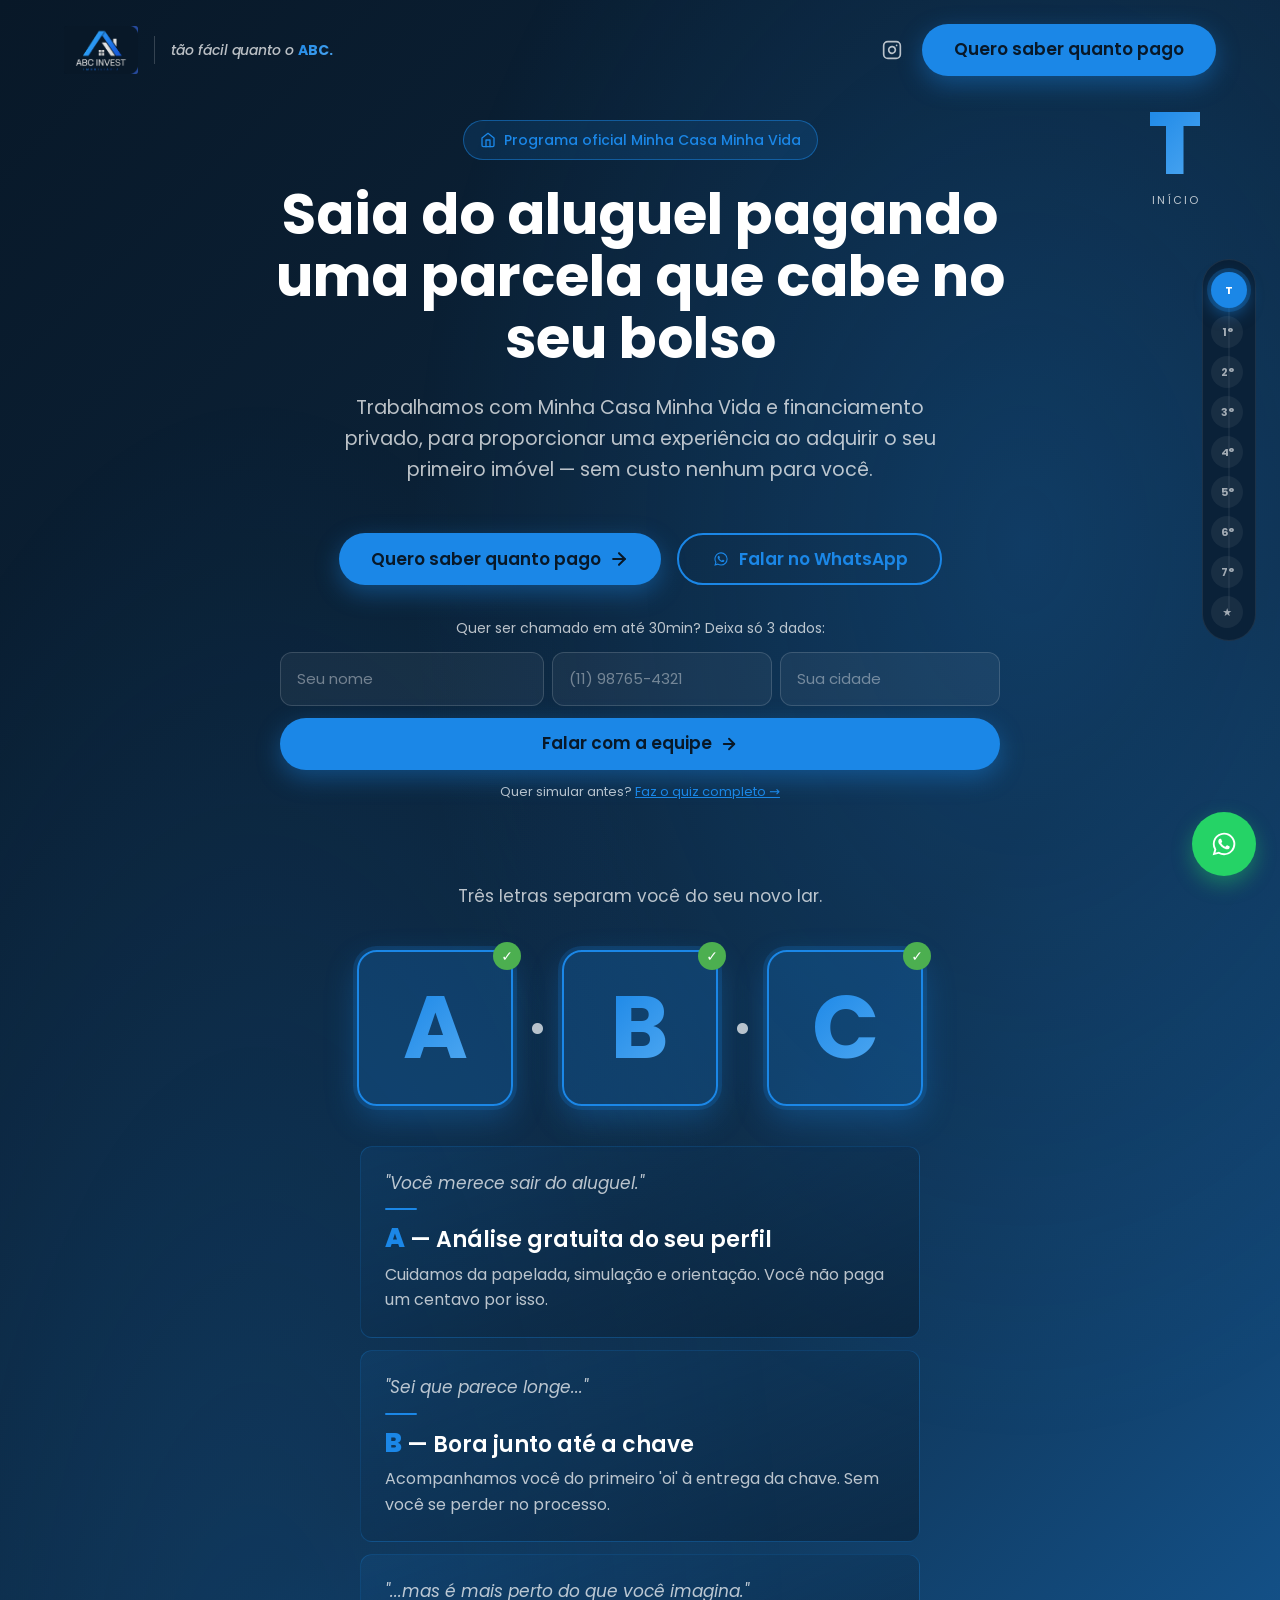
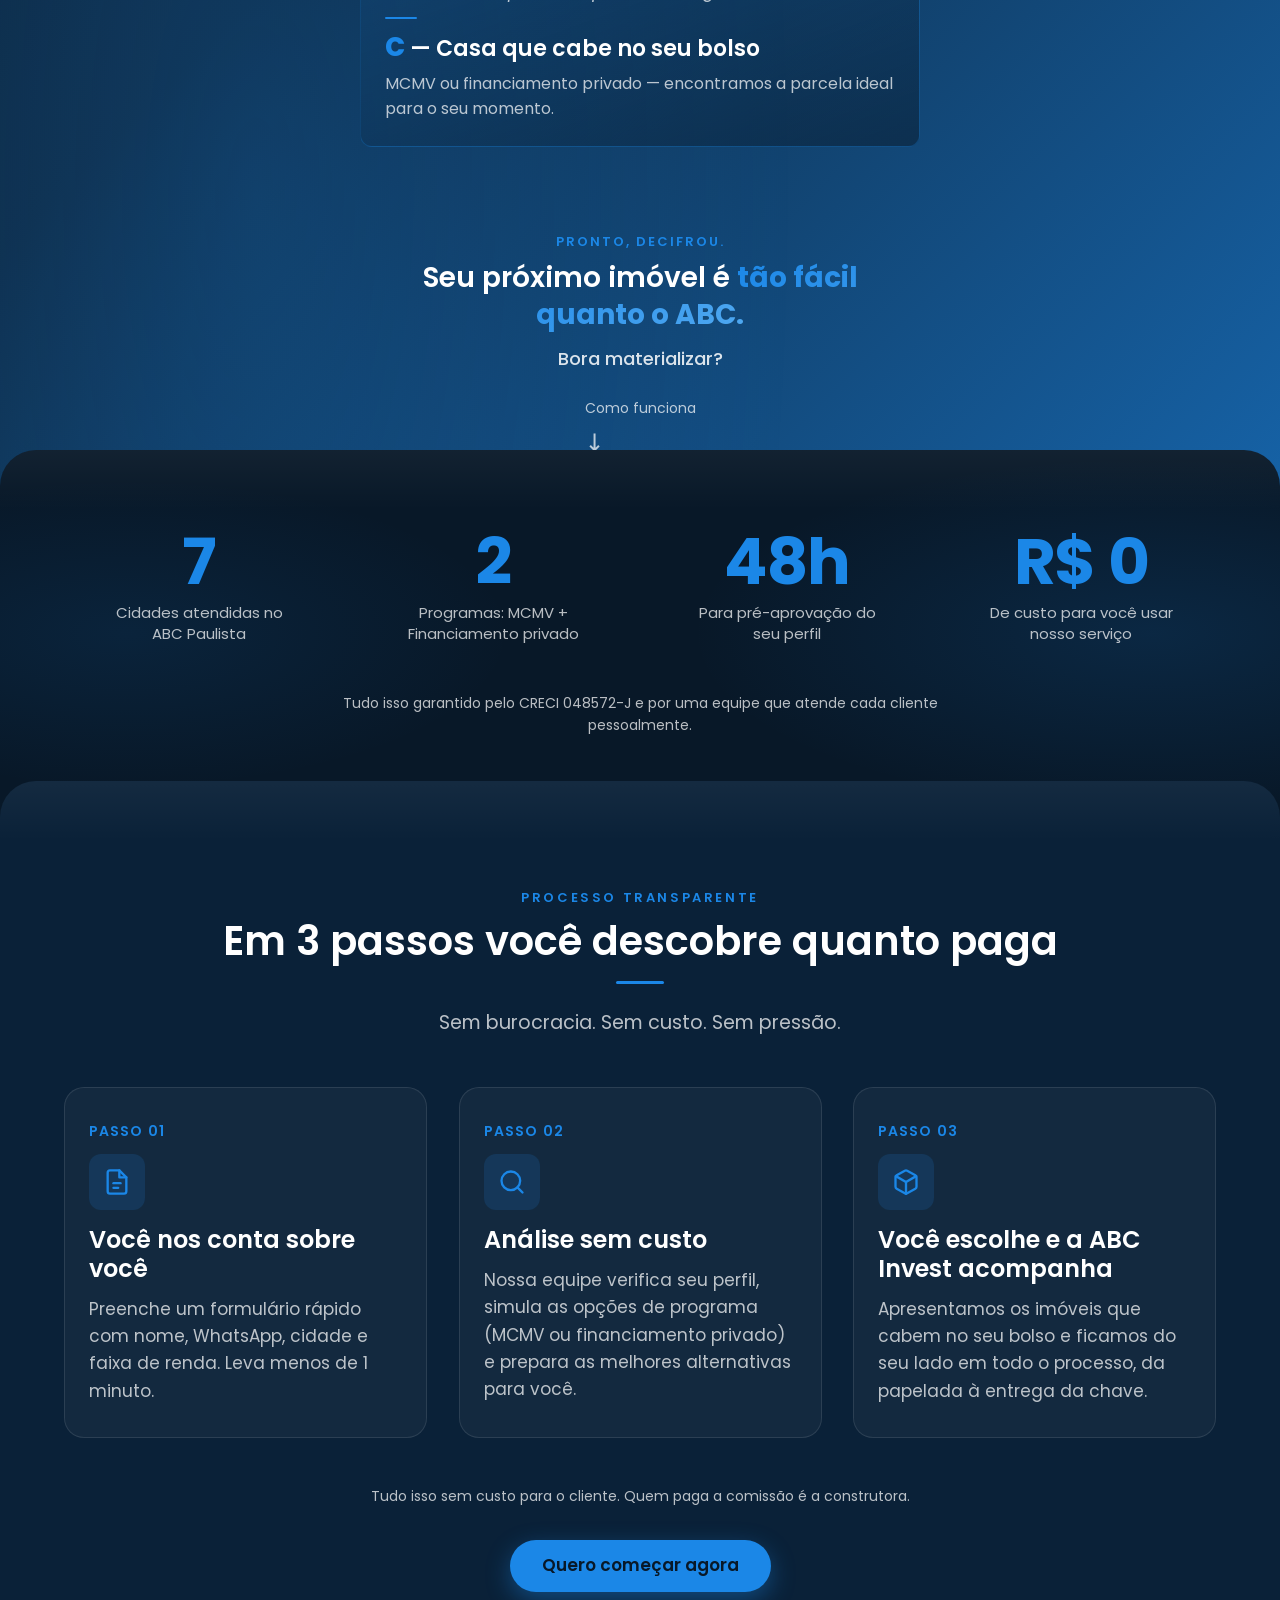
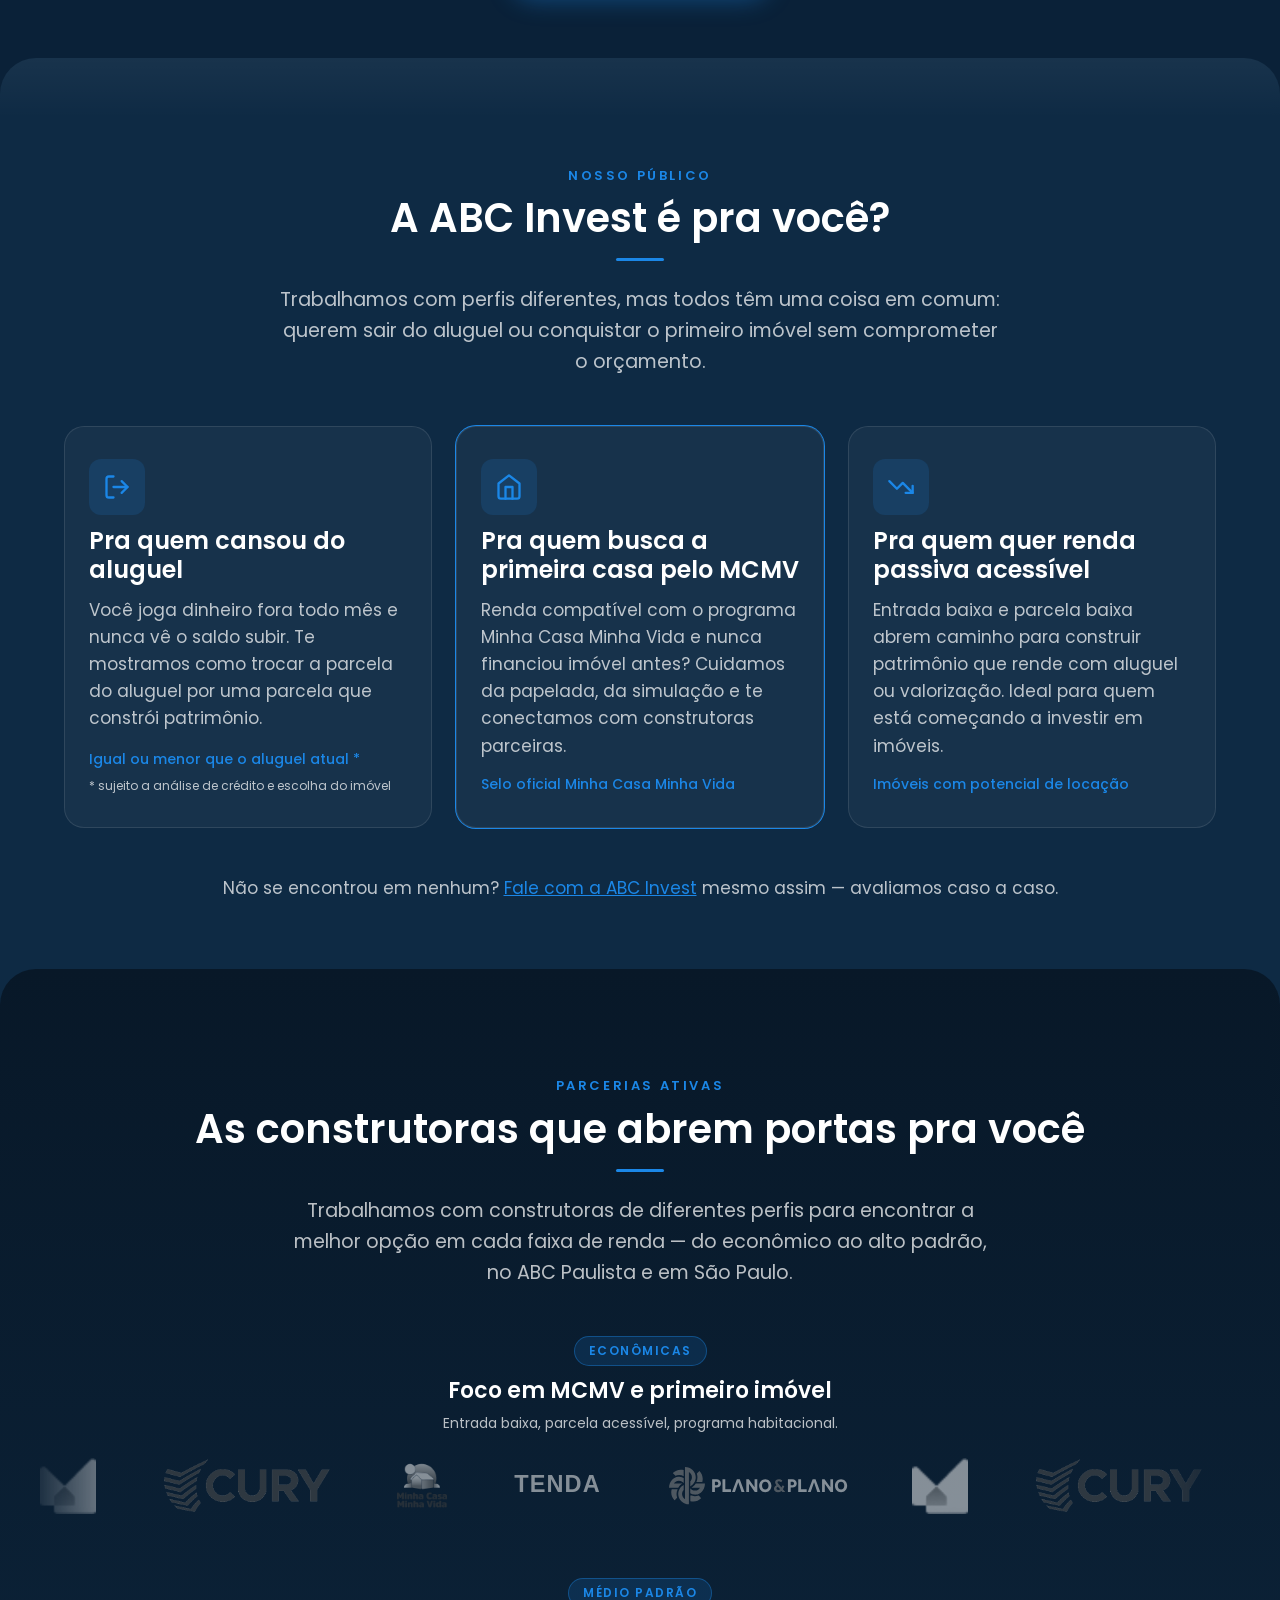
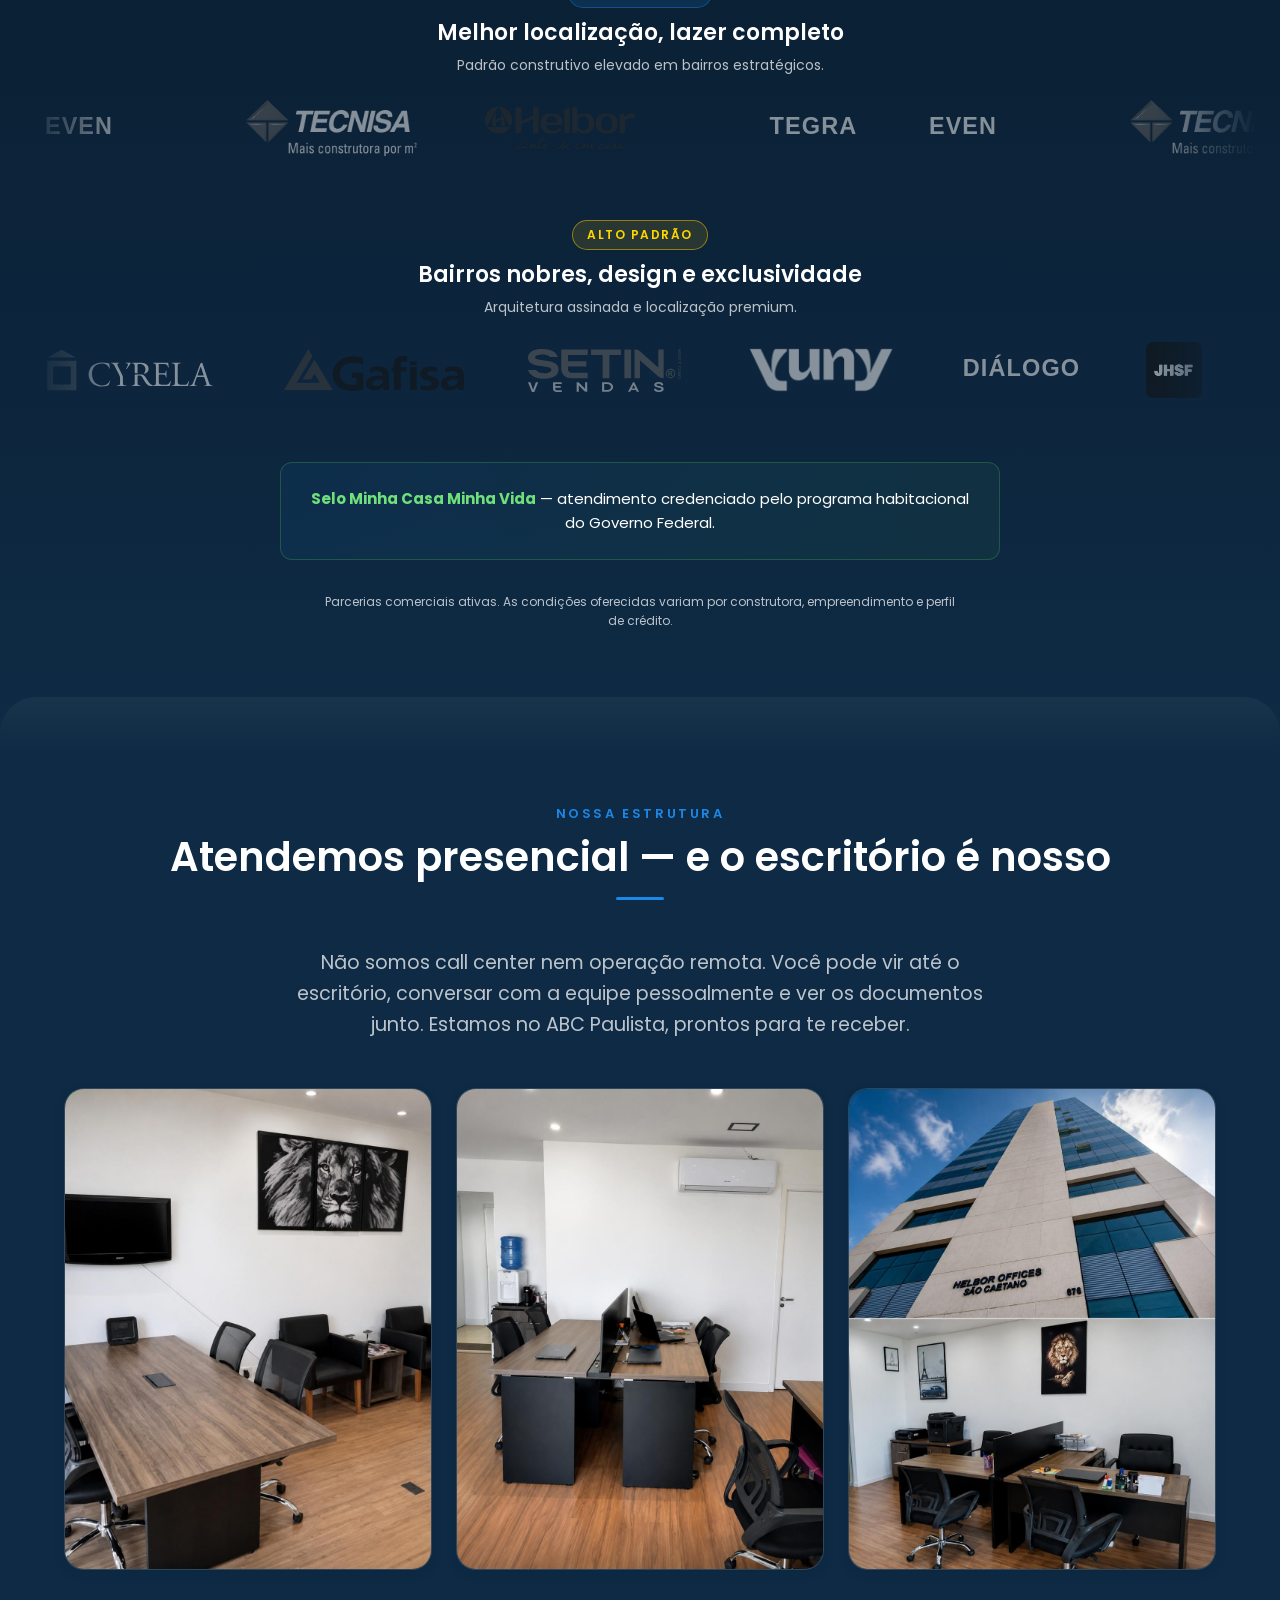
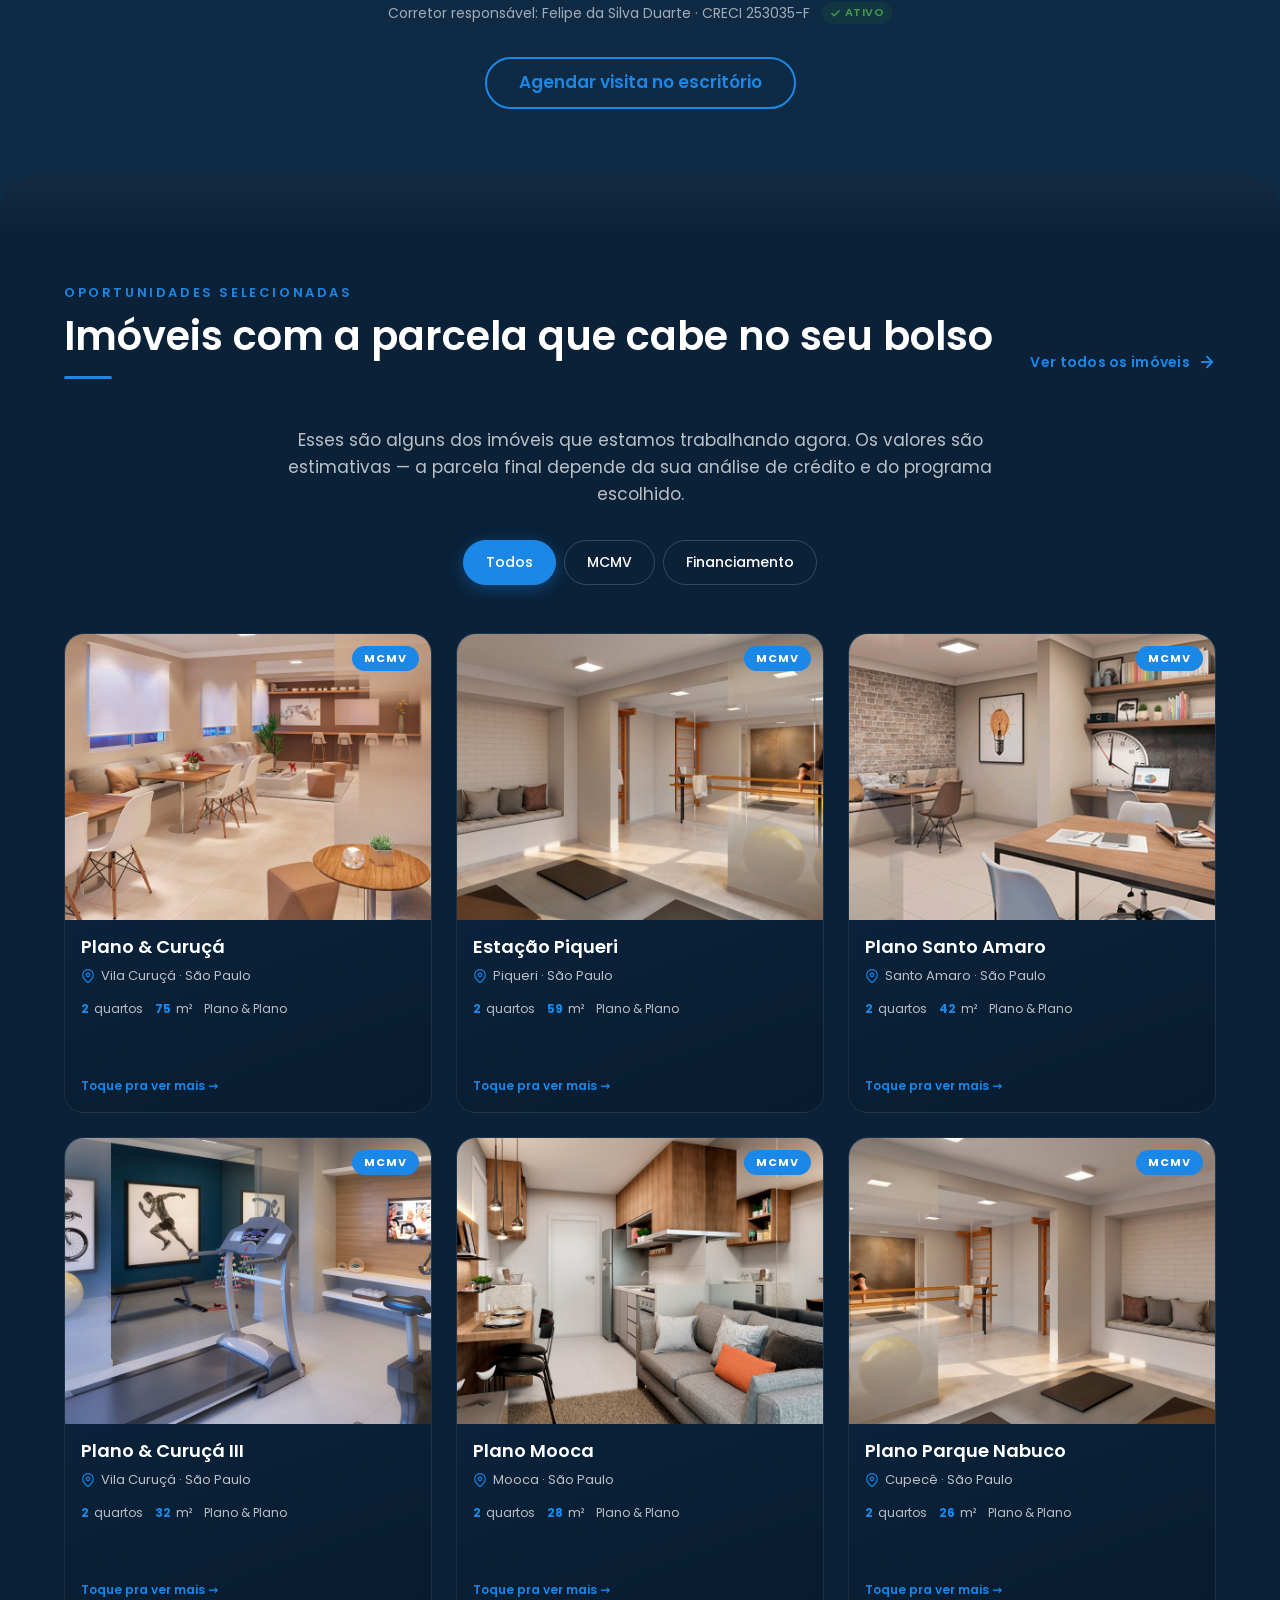
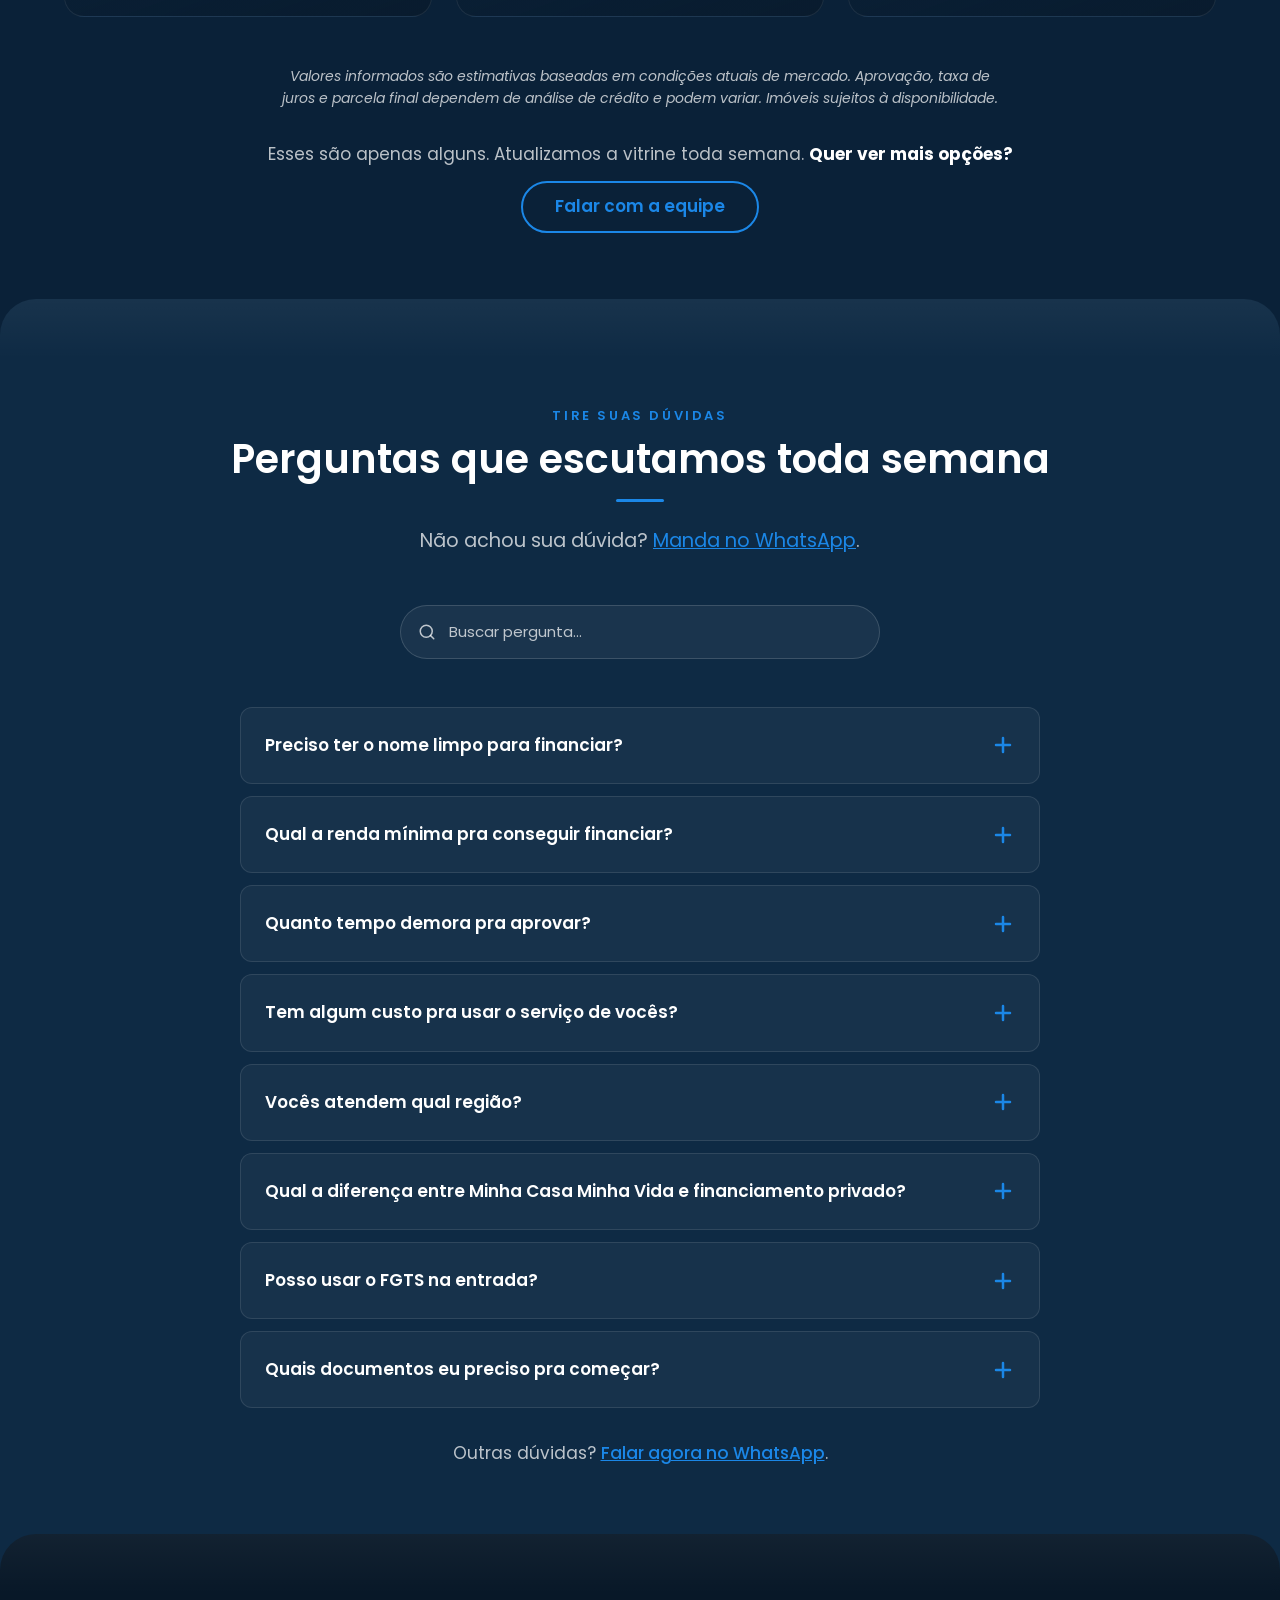
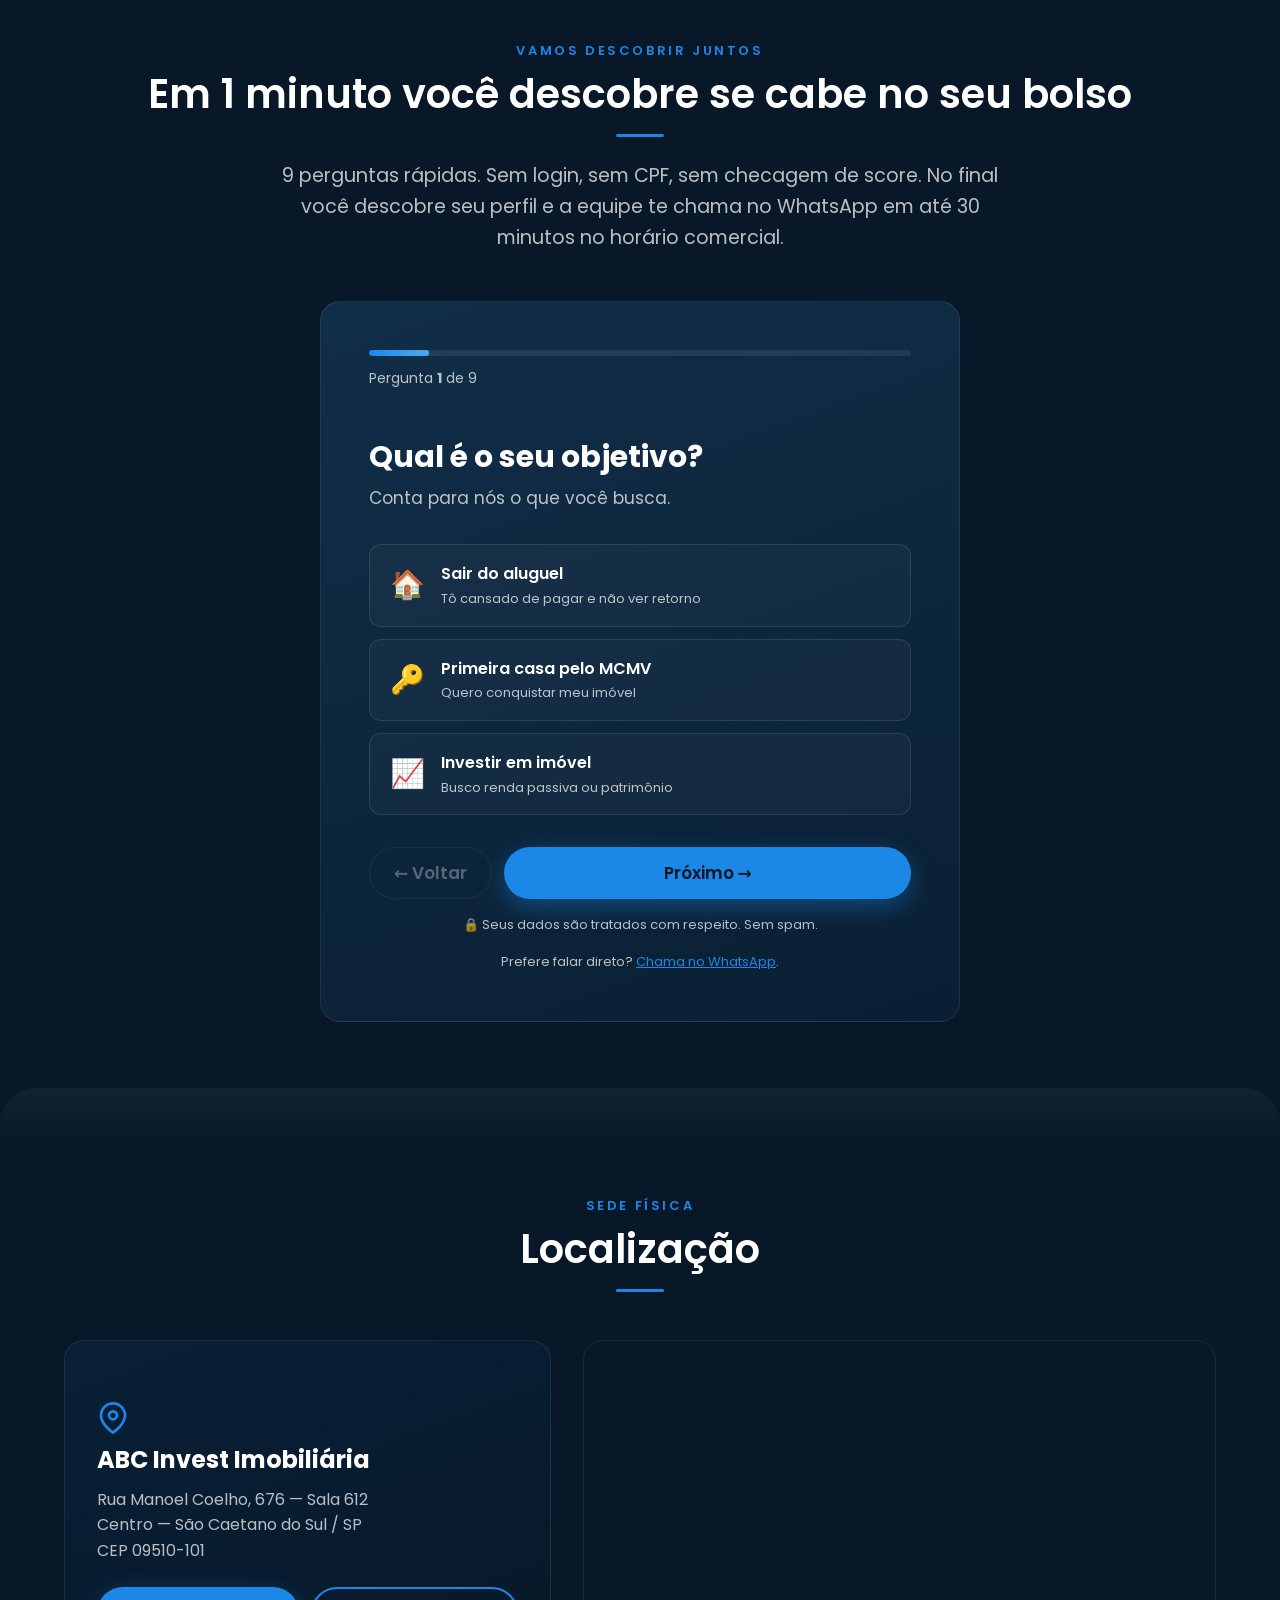
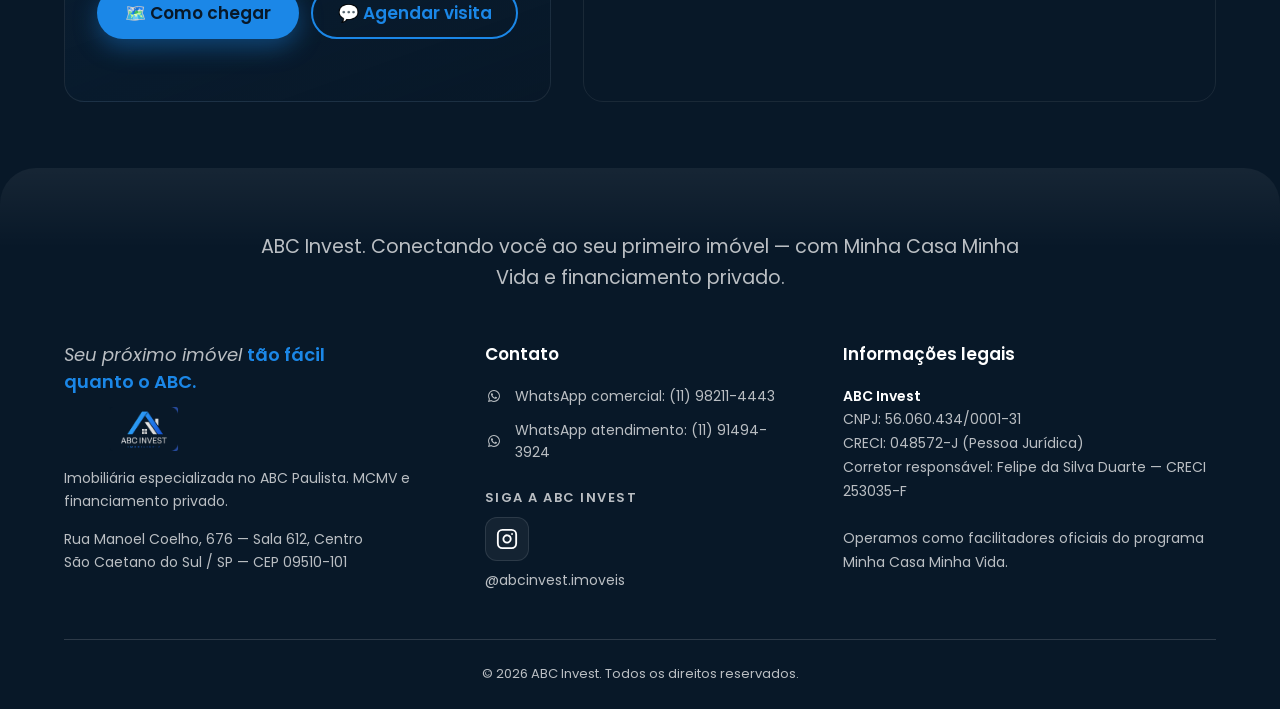
<file: index.html>
<!DOCTYPE html>
<html lang="pt-BR">
<head>
  <meta charset="UTF-8">
  <meta name="viewport" content="width=device-width, initial-scale=1.0, viewport-fit=cover">
  <meta name="theme-color" content="#081828">

  <title>ABC Invest — Saia do aluguel com a parcela que cabe no seu bolso</title>
  <meta name="description" content="Imobiliária no ABC Paulista especializada em entrada e parcela baixas. Trabalhamos com Minha Casa Minha Vida e financiamento privado. Atendimento sem custo para você.">
  <meta name="robots" content="index,follow">
  <meta name="author" content="ABC Invest">
  <link rel="canonical" href="https://abcinvest.com.br/">

  <!-- Favicons -->
  <link rel="icon" type="image/png" sizes="32x32" href="assets/images/favicon-32.png">
  <link rel="icon" type="image/png" sizes="64x64" href="assets/images/favicon-64.png">
  <link rel="icon" type="image/png" sizes="192x192" href="assets/images/favicon-192.png">
  <link rel="apple-touch-icon" sizes="192x192" href="assets/images/favicon-192.png">

  <!-- Open Graph / Twitter -->
  <meta property="og:type" content="website">
  <meta property="og:locale" content="pt_BR">
  <meta property="og:site_name" content="ABC Invest">
  <meta property="og:title" content="ABC Invest — Saia do aluguel com a parcela que cabe no seu bolso">
  <meta property="og:description" content="Trabalhamos com Minha Casa Minha Vida e financiamento privado para encontrar o caminho ideal para o seu primeiro imóvel.">
  <meta property="og:url" content="https://abcinvest.com.br/">
  <!-- TODO: substituir por imagem og:image 1200x630 dedicada -->
  <meta property="og:image" content="https://abcinvest.com.br/assets/images/favicon-512.png">
  <meta property="og:image:width" content="512">
  <meta property="og:image:height" content="512">
  <meta name="twitter:card" content="summary_large_image">
  <meta name="twitter:title" content="ABC Invest — Saia do aluguel com a parcela que cabe no seu bolso">
  <meta name="twitter:description" content="Casa própria via Minha Casa Minha Vida ou financiamento privado, com parcela baixa.">
  <meta name="twitter:image" content="https://abcinvest.com.br/assets/images/favicon-512.png">

  <!-- Fonts -->
  <link rel="preconnect" href="https://fonts.googleapis.com">
  <link rel="preconnect" href="https://fonts.gstatic.com" crossorigin>
  <link rel="preload" as="style" href="https://fonts.googleapis.com/css2?family=Poppins:wght@400;500;600;700&display=swap">
  <link rel="stylesheet" href="https://fonts.googleapis.com/css2?family=Poppins:wght@400;500;600;700&display=swap">

  <!-- CSS -->
  <link rel="stylesheet" href="assets/css/reset.css">
  <link rel="stylesheet" href="assets/css/variables.css">
  <link rel="stylesheet" href="assets/css/style.css">

  <!-- Schema.org RealEstateAgent -->
  <script type="application/ld+json">
  {
    "@context": "https://schema.org",
    "@type": "RealEstateAgent",
    "name": "ABC Invest",
    "url": "https://abcinvest.com.br/",
    "logo": "https://abcinvest.com.br/assets/images/logo.png",
    "image": "https://abcinvest.com.br/assets/images/logo.png",
    "description": "Imobiliária no ABC Paulista especializada em ajudar pessoas a saírem do aluguel via Minha Casa Minha Vida ou financiamento privado, com entrada e parcela baixas.",
    "telephone": "+5511982114443",
    "email": "contato@abcinvest.com.br",
    "address": {
      "@type": "PostalAddress",
      "streetAddress": "Rua Manoel Coelho, 676 - Sala 612",
      "addressLocality": "São Caetano do Sul",
      "addressRegion": "SP",
      "postalCode": "09510-101",
      "addressCountry": "BR"
    },
    "areaServed": [
      "Santo André",
      "São Bernardo do Campo",
      "São Caetano do Sul",
      "Diadema",
      "Mauá",
      "Ribeirão Pires",
      "Rio Grande da Serra"
    ],
    "identifier": [
      {
        "@type": "PropertyValue",
        "name": "CNPJ",
        "value": "56.060.434/0001-31"
      },
      {
        "@type": "PropertyValue",
        "name": "CRECI",
        "value": "048572-J"
      }
    ],
    "sameAs": []
  }
  </script>

  <!-- Schema.org FAQPage -->
  <script type="application/ld+json">
  {
    "@context": "https://schema.org",
    "@type": "FAQPage",
    "mainEntity": [
      {
        "@type": "Question",
        "name": "Preciso ter o nome limpo para financiar?",
        "acceptedAnswer": {
          "@type": "Answer",
          "text": "Não obrigatoriamente. Restrição no nome dificulta, mas não inviabiliza. Trabalhamos com programas e construtoras que aceitam análise caso a caso, e em alguns casos é possível regularizar antes de fechar. Quem aprova o crédito é o banco, não a ABC Invest, mas conhecemos o caminho e te orientamos."
        }
      },
      {
        "@type": "Question",
        "name": "Qual a renda mínima pra conseguir financiar?",
        "acceptedAnswer": {
          "@type": "Answer",
          "text": "A partir de R$ 2.000 já dá para começar a avaliar pelo programa Minha Casa Minha Vida (Faixa 1). Quanto maior a renda, mais opções de imóvel e de programa. Renda informal também conta — só muda a forma de comprovar."
        }
      },
      {
        "@type": "Question",
        "name": "Quanto tempo demora pra aprovar?",
        "acceptedAnswer": {
          "@type": "Answer",
          "text": "A análise do seu perfil sai em até 48 horas depois que você manda os documentos. Depois, a oficialização do financiamento com o banco (o repasse) leva cerca de 30 dias."
        }
      },
      {
        "@type": "Question",
        "name": "Tem algum custo pra usar o serviço de vocês?",
        "acceptedAnswer": {
          "@type": "Answer",
          "text": "Não. Atendimento, simulação e acompanhamento são 100% gratuitos para você. Você não paga nada por isso. O único custo que terá será das taxas de cartório, ITBI, avaliação do imóvel, etc. — explicamos direitinho antes de você assinar nada."
        }
      },
      {
        "@type": "Question",
        "name": "Vocês atendem qual região?",
        "acceptedAnswer": {
          "@type": "Answer",
          "text": "Atendemos toda a região do ABC Paulista: Santo André, São Bernardo do Campo, São Caetano do Sul, Diadema, Mauá, Ribeirão Pires e Rio Grande da Serra. Se a sua cidade não está na lista, entre em contato pois analisaremos se temos opções para a região desejada."
        }
      },
      {
        "@type": "Question",
        "name": "Qual a diferença entre Minha Casa Minha Vida e financiamento privado?",
        "acceptedAnswer": {
          "@type": "Answer",
          "text": "Minha Casa Minha Vida é um programa do Governo Federal para famílias com renda até R$ 12 mil (em 2026). Tem juros menores, possível subsídio e parcela mais leve, mas o imóvel precisa ser novo e dentro de um teto de valor. Financiamento privado é via banco, sem subsídio, aceita imóveis usados de qualquer valor, mas tem juros maiores."
        }
      }
    ]
  }
  </script>
</head>

<body>

  <!-- Scroll progress bar -->
  <div class="scroll-progress" id="scroll-progress" aria-hidden="true"></div>

  <!-- ============== HEADER ============== -->
  <header class="site-header" role="banner">
    <div class="container site-header__inner">
      <div class="site-header__brand">
        <a href="#hero" class="site-header__logo" aria-label="ABC Invest — voltar ao topo">
          <img src="assets/images/logo-claro.svg" alt="ABC Invest" width="160" height="48">
        </a>
        <span class="site-header__divider" aria-hidden="true"></span>
        <p class="site-header__tagline">
          <em>tão fácil quanto o</em> <strong>ABC.</strong>
        </p>
      </div>
      <div class="site-header__actions">
        <a href="https://www.instagram.com/abcinvest.imoveis/"
           target="_blank"
           rel="noopener noreferrer"
           class="site-header__social"
           aria-label="Instagram da ABC Invest">
          <svg xmlns="http://www.w3.org/2000/svg" width="20" height="20" viewBox="0 0 24 24" fill="none" stroke="currentColor" stroke-width="2" stroke-linecap="round" stroke-linejoin="round" aria-hidden="true">
            <rect x="2" y="2" width="20" height="20" rx="5" ry="5"></rect>
            <path d="M16 11.37A4 4 0 1 1 12.63 8 4 4 0 0 1 16 11.37z"></path>
            <line x1="17.5" y1="6.5" x2="17.51" y2="6.5"></line>
          </svg>
        </a>
        <a href="#formulario" class="btn btn-primary site-header__cta">Quero saber quanto pago</a>
      </div>
    </div>
  </header>

  <main>

  <!-- ============== 1. HERO ============== -->
  <section id="hero" class="hero" aria-label="Apresentação principal">
    <div class="container hero__inner">
      <div class="hero__content">
        <span class="hero__badge">
          <svg xmlns="http://www.w3.org/2000/svg" width="16" height="16" viewBox="0 0 24 24" fill="none" stroke="currentColor" stroke-width="2" stroke-linecap="round" stroke-linejoin="round" aria-hidden="true"><path d="M3 9l9-7 9 7v11a2 2 0 0 1-2 2H5a2 2 0 0 1-2-2z"/><polyline points="9 22 9 12 15 12 15 22"/></svg>
          Programa oficial Minha Casa Minha Vida
        </span>
        <h1>Saia do aluguel pagando uma parcela que cabe no seu bolso</h1>
        <p class="hero__lead">
          Trabalhamos com Minha Casa Minha Vida e financiamento privado, para proporcionar uma experiência ao adquirir o seu primeiro imóvel — sem custo nenhum para você.
        </p>
        <div class="hero__ctas">
          <a href="#formulario" class="btn btn-primary" data-cta="hero-primary">
            Quero saber quanto pago
            <svg xmlns="http://www.w3.org/2000/svg" class="icon" viewBox="0 0 24 24" fill="none" stroke="currentColor" stroke-width="2.5" stroke-linecap="round" stroke-linejoin="round" aria-hidden="true"><line x1="5" y1="12" x2="19" y2="12"/><polyline points="12 5 19 12 12 19"/></svg>
          </a>
          <a href="https://wa.me/5511982114443?text=Ol%C3%A1!%20Vim%20pelo%20site%20da%20ABC%20Invest%20e%20quero%20saber%20mais%20sobre%20como%20sair%20do%20aluguel."
             class="hero__secondary"
             target="_blank"
             rel="noopener"
             data-cta="hero-whatsapp">
            <svg xmlns="http://www.w3.org/2000/svg" viewBox="0 0 24 24" fill="currentColor" aria-hidden="true"><path d="M17.6 6.32A7.85 7.85 0 0 0 12.05 4a7.94 7.94 0 0 0-6.88 11.9L4 20l4.2-1.1a7.94 7.94 0 0 0 3.84.98h.01a7.94 7.94 0 0 0 7.94-7.93 7.88 7.88 0 0 0-2.39-5.63zM12.05 18.55h-.01a6.6 6.6 0 0 1-3.36-.92l-.24-.14-2.49.65.66-2.43-.16-.25a6.6 6.6 0 1 1 5.6 3.09zm3.62-4.94c-.2-.1-1.17-.58-1.36-.64-.18-.07-.31-.1-.45.1-.13.2-.5.64-.62.77-.11.13-.23.15-.43.05a5.43 5.43 0 0 1-1.6-1 6 6 0 0 1-1.1-1.38c-.12-.2 0-.31.09-.41.09-.09.2-.23.3-.35.1-.12.13-.2.2-.33.07-.13.03-.25-.02-.35-.05-.1-.45-1.08-.62-1.48-.16-.39-.33-.34-.45-.34-.11 0-.25-.02-.39-.02a.74.74 0 0 0-.54.25 2.25 2.25 0 0 0-.7 1.67c0 .98.71 1.94.81 2.07.1.13 1.4 2.13 3.39 2.99.47.2.84.32 1.13.41.47.15.9.13 1.24.08.38-.06 1.17-.48 1.33-.94.17-.46.17-.86.12-.94-.05-.08-.18-.13-.38-.23z"/></svg>
            Falar no WhatsApp
          </a>
        </div>

        <!-- Captura rápida (3 campos) — atalho pra leads que não querem o quiz longo -->
        <form id="hero-quick-form" class="hero-quick-form" novalidate>
          <input type="hidden" name="csrf_token" id="hero-csrf-token" value="">
          <input type="hidden" name="origem" value="hero-quick">

          <div class="form-honeypot" aria-hidden="true">
            <label for="hero-website">Não preencha</label>
            <input type="text" name="website" id="hero-website" tabindex="-1" autocomplete="off">
          </div>

          <p class="hero-quick-form__label">Quer ser chamado em até 30min? Deixa só 3 dados:</p>

          <div class="hero-quick-form__fields">
            <input class="hero-quick-form__input" type="text" id="hero-nome" name="nome" required minlength="3" maxlength="120" placeholder="Seu nome" autocomplete="name">
            <input class="hero-quick-form__input" type="tel" id="hero-whatsapp" name="whatsapp" required placeholder="(11) 98765-4321" autocomplete="tel" maxlength="16" inputmode="numeric">
            <input class="hero-quick-form__input" type="text" id="hero-cidade" name="cidade" required minlength="2" maxlength="80" placeholder="Sua cidade" autocomplete="address-level2" list="hero-cidades-abc">
            <datalist id="hero-cidades-abc">
              <option value="Santo André"></option>
              <option value="São Bernardo do Campo"></option>
              <option value="São Caetano do Sul"></option>
              <option value="Diadema"></option>
              <option value="Mauá"></option>
              <option value="Ribeirão Pires"></option>
              <option value="Rio Grande da Serra"></option>
              <option value="São Paulo"></option>
            </datalist>
          </div>

          <button type="submit" class="btn btn-primary hero-quick-form__submit" id="hero-quick-submit">
            <span>Falar com a equipe</span>
            <svg xmlns="http://www.w3.org/2000/svg" width="18" height="18" viewBox="0 0 24 24" fill="none" stroke="currentColor" stroke-width="2.5" stroke-linecap="round" stroke-linejoin="round" aria-hidden="true">
              <line x1="5" y1="12" x2="19" y2="12"/>
              <polyline points="12 5 19 12 12 19"/>
            </svg>
          </button>

          <div class="hero-quick-form__toast" id="hero-quick-toast" role="alert" aria-live="polite"></div>

          <p class="hero-quick-form__alt">
            Quer simular antes? <a href="#formulario">Faz o quiz completo →</a>
          </p>
        </form>
      </div>

      <!-- Decifre o ABC: 3 letras gigantes que revelam frases do manifesto + explicação da marca -->
      <div class="hero-decoder" data-decoder>
        <p class="hero-decoder__intro">Três letras separam você do seu novo lar.</p>

        <div class="hero-decoder__letters" role="group" aria-label="Decifre o ABC da ABC Invest">
          <button type="button" class="decoder-letter" data-letter="A" aria-expanded="false" aria-controls="decoder-panel-a">
            <span class="decoder-letter__char" aria-hidden="true">A</span>
            <span class="decoder-letter__sr">Decifrar A</span>
          </button>
          <span class="decoder-dot" aria-hidden="true">·</span>
          <button type="button" class="decoder-letter" data-letter="B" aria-expanded="false" aria-controls="decoder-panel-b">
            <span class="decoder-letter__char" aria-hidden="true">B</span>
            <span class="decoder-letter__sr">Decifrar B</span>
          </button>
          <span class="decoder-dot" aria-hidden="true">·</span>
          <button type="button" class="decoder-letter" data-letter="C" aria-expanded="false" aria-controls="decoder-panel-c">
            <span class="decoder-letter__char" aria-hidden="true">C</span>
            <span class="decoder-letter__sr">Decifrar C</span>
          </button>
        </div>

        <div class="hero-decoder__panels">
          <div id="decoder-panel-a" class="decoder-panel" data-panel="A" hidden>
            <p class="decoder-panel__quote">"Você merece sair do aluguel."</p>
            <div class="decoder-panel__divider"></div>
            <h3 class="decoder-panel__title"><strong>A</strong> — Análise gratuita do seu perfil</h3>
            <p class="decoder-panel__body">Cuidamos da papelada, simulação e orientação. Você não paga um centavo por isso.</p>
          </div>
          <div id="decoder-panel-b" class="decoder-panel" data-panel="B" hidden>
            <p class="decoder-panel__quote">"Sei que parece longe..."</p>
            <div class="decoder-panel__divider"></div>
            <h3 class="decoder-panel__title"><strong>B</strong> — Bora junto até a chave</h3>
            <p class="decoder-panel__body">Acompanhamos você do primeiro 'oi' à entrega da chave. Sem você se perder no processo.</p>
          </div>
          <div id="decoder-panel-c" class="decoder-panel" data-panel="C" hidden>
            <p class="decoder-panel__quote">"...mas é mais perto do que você imagina."</p>
            <div class="decoder-panel__divider"></div>
            <h3 class="decoder-panel__title"><strong>C</strong> — Casa que cabe no seu bolso</h3>
            <p class="decoder-panel__body">MCMV ou financiamento privado — encontramos a parcela ideal para o seu momento.</p>
          </div>
        </div>

        <p class="hero-decoder__hint" data-decoder-hint>Toca em cada letra pra decifrar →</p>

        <div class="hero-decoder__complete" data-decoder-complete hidden>
          <p class="hero-decoder__complete-eyebrow">Pronto, decifrou.</p>
          <p class="hero-decoder__complete-slogan">Seu próximo imóvel é <strong>tão fácil quanto o ABC.</strong></p>
          <p class="hero-decoder__complete-cta">Bora materializar?</p>
        </div>
      </div>
    </div>
    <span class="hero__scroll-hint">Como funciona</span>
  </section>

  <!-- ============== STATS STRIP ============== -->
  <section class="stats-strip" aria-label="Indicadores ABC Invest">
    <div class="container stats-strip__container">
      <div class="stats-grid">
        <div class="stat-item reveal-up">
          <span class="stat-item__number" data-counter="7">0</span>
          <span class="stat-item__label">Cidades atendidas no ABC Paulista</span>
        </div>
        <div class="stat-item reveal-up">
          <span class="stat-item__number" data-counter="2">0</span>
          <span class="stat-item__label">Programas: MCMV + Financiamento privado</span>
        </div>
        <div class="stat-item reveal-up">
          <span class="stat-item__number" data-counter="48" data-counter-suffix="h">0h</span>
          <span class="stat-item__label">Para pré-aprovação do seu perfil</span>
        </div>
        <div class="stat-item reveal-up">
          <span class="stat-item__number" data-counter="0" data-counter-prefix="R$ ">R$ 0</span>
          <span class="stat-item__label">De custo para você usar nosso serviço</span>
        </div>
      </div>
      <p class="stats-strip__footnote">
        Tudo isso garantido pelo CRECI 048572-J e por uma equipe que atende cada cliente pessoalmente.
      </p>
    </div>
  </section>

  <!-- ============== 2. COMO FUNCIONA ============== -->
  <section id="como-funciona" class="section section-light" aria-labelledby="como-funciona-title">
    <div class="container">
      <header class="section-header">
        <span class="section-eyebrow">Processo transparente</span>
        <h2 id="como-funciona-title" class="section-h2">Em 3 passos você descobre quanto paga</h2>
        <span class="section-underline" aria-hidden="true"></span>
        <p class="section-header__lead">Sem burocracia. Sem custo. Sem pressão.</p>
      </header>

      <div class="steps reveal-stagger">
        <article class="step-card reveal-up">
          <span class="step-card__number">PASSO 01</span>
          <span class="step-card__icon" aria-hidden="true">
            <svg xmlns="http://www.w3.org/2000/svg" viewBox="0 0 24 24" fill="none" stroke="currentColor" stroke-width="2" stroke-linecap="round" stroke-linejoin="round"><path d="M14 2H6a2 2 0 0 0-2 2v16a2 2 0 0 0 2 2h12a2 2 0 0 0 2-2V8z"/><polyline points="14 2 14 8 20 8"/><line x1="9" y1="13" x2="15" y2="13"/><line x1="9" y1="17" x2="13" y2="17"/></svg>
          </span>
          <h3>Você nos conta sobre você</h3>
          <p>Preenche um formulário rápido com nome, WhatsApp, cidade e faixa de renda. Leva menos de 1 minuto.</p>
        </article>

        <article class="step-card reveal-up">
          <span class="step-card__number">PASSO 02</span>
          <span class="step-card__icon" aria-hidden="true">
            <svg xmlns="http://www.w3.org/2000/svg" viewBox="0 0 24 24" fill="none" stroke="currentColor" stroke-width="2" stroke-linecap="round" stroke-linejoin="round"><circle cx="11" cy="11" r="8"/><line x1="21" y1="21" x2="16.65" y2="16.65"/></svg>
          </span>
          <h3>Análise sem custo</h3>
          <p>Nossa equipe verifica seu perfil, simula as opções de programa (MCMV ou financiamento privado) e prepara as melhores alternativas para você.</p>
        </article>

        <article class="step-card reveal-up">
          <span class="step-card__number">PASSO 03</span>
          <span class="step-card__icon" aria-hidden="true">
            <svg xmlns="http://www.w3.org/2000/svg" viewBox="0 0 24 24" fill="none" stroke="currentColor" stroke-width="2" stroke-linecap="round" stroke-linejoin="round"><path d="M21 16V8a2 2 0 0 0-1-1.73l-7-4a2 2 0 0 0-2 0l-7 4A2 2 0 0 0 3 8v8a2 2 0 0 0 1 1.73l7 4a2 2 0 0 0 2 0l7-4A2 2 0 0 0 21 16z"/><polyline points="3.27 6.96 12 12.01 20.73 6.96"/><line x1="12" y1="22.08" x2="12" y2="12"/></svg>
          </span>
          <h3>Você escolhe e a ABC Invest acompanha</h3>
          <p>Apresentamos os imóveis que cabem no seu bolso e ficamos do seu lado em todo o processo, da papelada à entrega da chave.</p>
        </article>
      </div>

      <p class="steps-footnote">
        Tudo isso sem custo para o cliente. Quem paga a comissão é a construtora.
      </p>

      <div class="text-center mt-6">
        <a href="#formulario" class="btn btn-primary">Quero começar agora</a>
      </div>
    </div>
  </section>

  <!-- ============== 3. PARA QUEM É ============== -->
  <section id="para-quem" class="section section-white" aria-labelledby="para-quem-title">
    <div class="container">
      <header class="section-header">
        <span class="section-eyebrow">Nosso público</span>
        <h2 id="para-quem-title" class="section-h2">A ABC Invest é pra você?</h2>
        <span class="section-underline" aria-hidden="true"></span>
        <p class="section-header__lead">Trabalhamos com perfis diferentes, mas todos têm uma coisa em comum: querem sair do aluguel ou conquistar o primeiro imóvel sem comprometer o orçamento.</p>
      </header>

      <div class="profiles">
        <article class="profile-card reveal-up">
          <span class="profile-card__icon" aria-hidden="true">
            <svg xmlns="http://www.w3.org/2000/svg" viewBox="0 0 24 24" fill="none" stroke="currentColor" stroke-width="2" stroke-linecap="round" stroke-linejoin="round"><path d="M9 21H5a2 2 0 0 1-2-2V5a2 2 0 0 1 2-2h4"/><polyline points="16 17 21 12 16 7"/><line x1="21" y1="12" x2="9" y2="12"/></svg>
          </span>
          <h3>Pra quem cansou do aluguel</h3>
          <p>Você joga dinheiro fora todo mês e nunca vê o saldo subir. Te mostramos como trocar a parcela do aluguel por uma parcela que constrói patrimônio.</p>
          <div>
            <span class="profile-card__tag">Igual ou menor que o aluguel atual *</span>
            <p class="profile-card__tag-note">* sujeito a análise de crédito e escolha do imóvel</p>
          </div>
        </article>

        <article class="profile-card is-featured reveal-up">
          <span class="profile-card__icon" aria-hidden="true">
            <svg xmlns="http://www.w3.org/2000/svg" viewBox="0 0 24 24" fill="none" stroke="currentColor" stroke-width="2" stroke-linecap="round" stroke-linejoin="round"><path d="M3 9l9-7 9 7v11a2 2 0 0 1-2 2H5a2 2 0 0 1-2-2z"/><polyline points="9 22 9 12 15 12 15 22"/></svg>
          </span>
          <h3>Pra quem busca a primeira casa pelo MCMV</h3>
          <p>Renda compatível com o programa Minha Casa Minha Vida e nunca financiou imóvel antes? Cuidamos da papelada, da simulação e te conectamos com construtoras parceiras.</p>
          <span class="profile-card__tag">Selo oficial Minha Casa Minha Vida</span>
        </article>

        <article class="profile-card reveal-up">
          <span class="profile-card__icon" aria-hidden="true">
            <svg xmlns="http://www.w3.org/2000/svg" viewBox="0 0 24 24" fill="none" stroke="currentColor" stroke-width="2" stroke-linecap="round" stroke-linejoin="round"><polyline points="22 17 13.5 8.5 8.5 13.5 2 7"/><polyline points="16 17 22 17 22 11"/></svg>
          </span>
          <h3>Pra quem quer renda passiva acessível</h3>
          <p>Entrada baixa e parcela baixa abrem caminho para construir patrimônio que rende com aluguel ou valorização. Ideal para quem está começando a investir em imóveis.</p>
          <span class="profile-card__tag">Imóveis com potencial de locação</span>
        </article>
      </div>

      <p class="profiles-footnote">
        Não se encontrou em nenhum?
        <a href="#formulario" style="color: var(--color-primary); text-decoration: underline;">Fale com a ABC Invest</a> mesmo assim — avaliamos caso a caso.
      </p>
    </div>
  </section>

  <!-- ============== 4. CONSTRUTORAS PARCEIRAS ============== -->
  <section id="parceiros" class="section section-dark" aria-labelledby="parceiros-title">
    <div class="container">
      <header class="section-header">
        <span class="section-eyebrow">Parcerias ativas</span>
        <h2 id="parceiros-title" class="section-h2">As construtoras que abrem portas pra você</h2>
        <span class="section-underline" aria-hidden="true"></span>
        <p class="section-header__lead">
          Trabalhamos com construtoras de diferentes perfis para encontrar a melhor opção em cada faixa de renda — do econômico ao alto padrão, no ABC Paulista e em São Paulo.
        </p>
      </header>

      <!-- TIER 1 — Econômicas / MCMV -->
      <div class="parceiros-tier">
        <div class="parceiros-tier__header">
          <span class="parceiros-tier__badge">Econômicas</span>
          <h3 class="parceiros-tier__title">Foco em MCMV e primeiro imóvel</h3>
          <p class="parceiros-tier__hint">Entrada baixa, parcela acessível, programa habitacional.</p>
        </div>
        <div class="parceiros-marquee" data-marquee>
          <div class="parceiros-marquee__track">
            <div class="parceiros-logo"><img src="assets/images/construtoras/mrv.png" alt="MRV Engenharia" loading="lazy"></div>
            <div class="parceiros-logo"><img src="assets/images/construtoras/cury.png" alt="Cury Construtora" loading="lazy"></div>
            <div class="parceiros-logo"><img src="assets/images/construtoras/direcional.png" alt="Direcional Engenharia" loading="lazy"></div>
            <div class="parceiros-logo"><img src="assets/images/construtoras/tenda.svg" alt="Construtora Tenda" loading="lazy"></div>
            <div class="parceiros-logo"><img src="assets/images/construtoras/plano-e-plano.svg" alt="Plano & Plano" loading="lazy"></div>
            <!-- Cópia pra loop infinito -->
            <div class="parceiros-logo" aria-hidden="true"><img src="assets/images/construtoras/mrv.png" alt="" loading="lazy"></div>
            <div class="parceiros-logo" aria-hidden="true"><img src="assets/images/construtoras/cury.png" alt="" loading="lazy"></div>
            <div class="parceiros-logo" aria-hidden="true"><img src="assets/images/construtoras/direcional.png" alt="" loading="lazy"></div>
            <div class="parceiros-logo" aria-hidden="true"><img src="assets/images/construtoras/tenda.svg" alt="" loading="lazy"></div>
            <div class="parceiros-logo" aria-hidden="true"><img src="assets/images/construtoras/plano-e-plano.svg" alt="" loading="lazy"></div>
          </div>
        </div>
      </div>

      <!-- TIER 2 — Médio padrão -->
      <div class="parceiros-tier">
        <div class="parceiros-tier__header">
          <span class="parceiros-tier__badge">Médio padrão</span>
          <h3 class="parceiros-tier__title">Melhor localização, lazer completo</h3>
          <p class="parceiros-tier__hint">Padrão construtivo elevado em bairros estratégicos.</p>
        </div>
        <div class="parceiros-marquee" data-marquee data-marquee-reverse>
          <div class="parceiros-marquee__track">
            <div class="parceiros-logo"><img src="assets/images/construtoras/even.svg" alt="Even Construtora" loading="lazy"></div>
            <div class="parceiros-logo"><img src="assets/images/construtoras/eztec.svg" alt="Eztec" loading="lazy"></div>
            <div class="parceiros-logo"><img src="assets/images/construtoras/tecnisa.png" alt="Tecnisa" loading="lazy"></div>
            <div class="parceiros-logo"><img src="assets/images/construtoras/helbor.png" alt="Helbor" loading="lazy"></div>
            <div class="parceiros-logo"><img src="assets/images/construtoras/trisul.svg" alt="Trisul" loading="lazy"></div>
            <div class="parceiros-logo"><img src="assets/images/construtoras/tegra.svg" alt="Tegra Incorporadora" loading="lazy"></div>
            <!-- Loop -->
            <div class="parceiros-logo" aria-hidden="true"><img src="assets/images/construtoras/even.svg" alt="" loading="lazy"></div>
            <div class="parceiros-logo" aria-hidden="true"><img src="assets/images/construtoras/eztec.svg" alt="" loading="lazy"></div>
            <div class="parceiros-logo" aria-hidden="true"><img src="assets/images/construtoras/tecnisa.png" alt="" loading="lazy"></div>
            <div class="parceiros-logo" aria-hidden="true"><img src="assets/images/construtoras/helbor.png" alt="" loading="lazy"></div>
            <div class="parceiros-logo" aria-hidden="true"><img src="assets/images/construtoras/trisul.svg" alt="" loading="lazy"></div>
            <div class="parceiros-logo" aria-hidden="true"><img src="assets/images/construtoras/tegra.svg" alt="" loading="lazy"></div>
          </div>
        </div>
      </div>

      <!-- TIER 3 — Alto padrão / Luxo -->
      <div class="parceiros-tier">
        <div class="parceiros-tier__header">
          <span class="parceiros-tier__badge parceiros-tier__badge--gold">Alto padrão</span>
          <h3 class="parceiros-tier__title">Bairros nobres, design e exclusividade</h3>
          <p class="parceiros-tier__hint">Arquitetura assinada e localização premium.</p>
        </div>
        <div class="parceiros-marquee" data-marquee>
          <div class="parceiros-marquee__track">
            <div class="parceiros-logo"><img src="assets/images/construtoras/cyrela.svg" alt="Cyrela" loading="lazy"></div>
            <div class="parceiros-logo"><img src="assets/images/construtoras/gafisa.svg" alt="Gafisa" loading="lazy"></div>
            <div class="parceiros-logo"><img src="assets/images/construtoras/setin.svg" alt="Setin Incorporadora" loading="lazy"></div>
            <div class="parceiros-logo"><img src="assets/images/construtoras/yuny.png" alt="Yuny Incorporadora" loading="lazy"></div>
            <div class="parceiros-logo"><img src="assets/images/construtoras/dialogo.svg" alt="Diálogo Engenharia" loading="lazy"></div>
            <div class="parceiros-logo"><img src="assets/images/construtoras/jhsf.png" alt="JHSF" loading="lazy"></div>
            <div class="parceiros-logo"><img src="assets/images/construtoras/lavvi.svg" alt="Lavvi" loading="lazy"></div>
            <!-- Loop -->
            <div class="parceiros-logo" aria-hidden="true"><img src="assets/images/construtoras/cyrela.svg" alt="" loading="lazy"></div>
            <div class="parceiros-logo" aria-hidden="true"><img src="assets/images/construtoras/gafisa.svg" alt="" loading="lazy"></div>
            <div class="parceiros-logo" aria-hidden="true"><img src="assets/images/construtoras/setin.svg" alt="" loading="lazy"></div>
            <div class="parceiros-logo" aria-hidden="true"><img src="assets/images/construtoras/yuny.png" alt="" loading="lazy"></div>
            <div class="parceiros-logo" aria-hidden="true"><img src="assets/images/construtoras/dialogo.svg" alt="" loading="lazy"></div>
            <div class="parceiros-logo" aria-hidden="true"><img src="assets/images/construtoras/jhsf.png" alt="" loading="lazy"></div>
            <div class="parceiros-logo" aria-hidden="true"><img src="assets/images/construtoras/lavvi.svg" alt="" loading="lazy"></div>
          </div>
        </div>
      </div>

      <!-- Selo MCMV em destaque -->
      <div class="parceiros-mcmv">
        <p>
          <strong>Selo Minha Casa Minha Vida</strong> — atendimento credenciado pelo programa habitacional do Governo Federal.
        </p>
      </div>

      <p class="parceiros-disclaimer">
        Parcerias comerciais ativas. As condições oferecidas variam por construtora, empreendimento e perfil de crédito.
      </p>
    </div>
  </section>

  <!-- ============== 5. ESTRUTURA (ESCRITÓRIO) ============== -->
  <section id="time" class="section section-white" aria-labelledby="time-title">
    <div class="container">
      <header class="section-header">
        <span class="section-eyebrow">Nossa estrutura</span>
        <h2 id="time-title" class="section-h2">Atendemos presencial — e o escritório é nosso</h2>
        <span class="section-underline" aria-hidden="true"></span>
      </header>
      <p class="estrutura-intro">
        Não somos call center nem operação remota. Você pode vir até o escritório, conversar com a equipe pessoalmente e ver os documentos junto. Estamos no ABC Paulista, prontos para te receber.
      </p>

      <div class="estrutura-gallery reveal-stagger">
        <figure class="estrutura-item reveal-bounce">
          <img src="assets/images/estrutura/escritorio-01.jpeg" alt="Recepção do escritório da ABC Invest no ABC Paulista" loading="lazy" width="1024" height="1280">
        </figure>
        <figure class="estrutura-item reveal-bounce">
          <img src="assets/images/estrutura/escritorio-02.jpeg" alt="Sala de atendimento da ABC Invest" loading="lazy" width="1024" height="1280">
        </figure>
        <figure class="estrutura-item reveal-bounce">
          <img src="assets/images/estrutura/escritorio-03.jpeg" alt="Ambiente interno do escritório da ABC Invest" loading="lazy" width="1005" height="1280">
        </figure>
      </div>

      <p class="estrutura-credit">
        Corretor responsável: Felipe da Silva Duarte · CRECI 253035-F
        <span class="estrutura-credit__badge" aria-label="CRECI ativo">
          <svg xmlns="http://www.w3.org/2000/svg" viewBox="0 0 24 24" fill="none" stroke="currentColor" stroke-width="3" stroke-linecap="round" stroke-linejoin="round" aria-hidden="true"><polyline points="20 6 9 17 4 12"/></svg>
          ATIVO
        </span>
      </p>

      <p class="estrutura-footer">
        <a href="https://wa.me/5511982114443?text=Ol%C3%A1!%20Vim%20pelo%20site%20da%20ABC%20Invest%20e%20queria%20agendar%20uma%20visita%20no%20escrit%C3%B3rio."
           class="btn btn-outline"
           target="_blank"
           rel="noopener">
          Agendar visita no escritório
        </a>
      </p>
    </div>
  </section>

  <!-- ============== 6. IMÓVEIS EM DESTAQUE ============== -->
  <section id="imoveis" class="section section-light" aria-labelledby="imoveis-title">
    <div class="container">
      <header class="section-header section-header--split">
        <div>
          <span class="section-eyebrow">Oportunidades selecionadas</span>
          <h2 id="imoveis-title" class="section-h2">Imóveis com a parcela que cabe no seu bolso</h2>
          <span class="section-underline" aria-hidden="true"></span>
        </div>
        <a href="https://wa.me/5511982114443?text=Ol%C3%A1!%20Quero%20ver%20todos%20os%20im%C3%B3veis%20dispon%C3%ADveis%20na%20ABC%20Invest."
           class="section-link"
           target="_blank"
           rel="noopener">
          Ver todos os imóveis
          <svg xmlns="http://www.w3.org/2000/svg" width="18" height="18" viewBox="0 0 24 24" fill="none" stroke="currentColor" stroke-width="2.5" stroke-linecap="round" stroke-linejoin="round" aria-hidden="true"><line x1="5" y1="12" x2="19" y2="12"/><polyline points="12 5 19 12 12 19"/></svg>
        </a>
      </header>

      <p class="imoveis-disclaimer">
        Esses são alguns dos imóveis que estamos trabalhando agora. Os valores são estimativas — a parcela final depende da sua análise de crédito e do programa escolhido.
      </p>

      <div class="imoveis-filters" role="group" aria-label="Filtrar imóveis">
        <button class="imoveis-filter is-active" data-filter="all">Todos</button>
        <button class="imoveis-filter" data-filter="mcmv">MCMV</button>
        <button class="imoveis-filter" data-filter="financiamento">Financiamento</button>
      </div>

      <div class="imoveis-grid reveal-stagger">
        <!-- 1. Plano & Curuçá -->
        <article class="imovel-card3d reveal-bounce" data-categoria="mcmv">
          <div class="imovel-card3d__inner">
            <div class="imovel-card3d__face imovel-card3d__face--front">
              <div class="imovel-card3d__media">
                <img src="assets/images/imoveis/planocuruca.jpg" alt="Plano & Curuçá em Vila Curuçá" loading="lazy">
                <span class="imovel-card3d__badge">MCMV</span>
              </div>
              <div class="imovel-card3d__body">
                <h3 class="imovel-card3d__title">Plano & Curuçá</h3>
                <p class="imovel-card3d__location">
                  <svg viewBox="0 0 24 24" fill="none" stroke="currentColor" stroke-width="2" stroke-linecap="round" stroke-linejoin="round" aria-hidden="true"><path d="M21 10c0 7-9 13-9 13s-9-6-9-13a9 9 0 0 1 18 0z"/><circle cx="12" cy="10" r="3"/></svg>
                  Vila Curuçá · São Paulo
                </p>
                <ul class="imovel-card3d__specs">
                  <li><strong>2</strong> quartos</li>
                  <li><strong>75</strong> m²</li>
                  <li>Plano &amp; Plano</li>
                </ul>
                <span class="imovel-card3d__hint">Toque pra ver mais →</span>
              </div>
            </div>
            <div class="imovel-card3d__face imovel-card3d__face--back">
              <h3 class="imovel-card3d__back-title">Plano &amp; Curuçá</h3>
              <p class="imovel-card3d__back-desc">Apartamento em Vila Curuçá com 75m². Programa MCMV, financiamento facilitado, possibilidade de uso do FGTS na entrada.</p>
              <ul class="imovel-card3d__perks">
                <li>✓ Programa MCMV (Faixa adequada à sua renda)</li>
                <li>✓ Subsídio do governo conforme faixa</li>
                <li>✓ FGTS aceito na entrada</li>
                <li>✓ Análise de crédito gratuita</li>
              </ul>
              <p class="imovel-card3d__price-note">
                Valor exato depende da unidade escolhida e análise de crédito. A equipe te orienta no detalhe.
              </p>
              <div class="imovel-card3d__back-ctas">
                <a class="btn btn-primary btn-sm" href="https://wa.me/5511982114443?text=Ol%C3%A1!%20Vim%20pelo%20site%20da%20ABC%20Invest%20e%20tenho%20interesse%20no%20Plano%20%26%20Curu%C3%A7%C3%A1%20em%20Vila%20Curu%C3%A7%C3%A1.%20Pode%20me%20passar%20mais%20informa%C3%A7%C3%B5es%3F" target="_blank" rel="noopener">💬 Quero esse</a>
                <button class="btn btn-ghost btn-sm" type="button" data-imovel-back>← Voltar</button>
              </div>
            </div>
          </div>
        </article>

        <!-- 2. Estação Piqueri -->
        <article class="imovel-card3d reveal-bounce" data-categoria="mcmv">
          <div class="imovel-card3d__inner">
            <div class="imovel-card3d__face imovel-card3d__face--front">
              <div class="imovel-card3d__media">
                <img src="assets/images/imoveis/piqueri.jpg" alt="Estação Piqueri" loading="lazy">
                <span class="imovel-card3d__badge">MCMV</span>
              </div>
              <div class="imovel-card3d__body">
                <h3 class="imovel-card3d__title">Estação Piqueri</h3>
                <p class="imovel-card3d__location">
                  <svg viewBox="0 0 24 24" fill="none" stroke="currentColor" stroke-width="2" stroke-linecap="round" stroke-linejoin="round" aria-hidden="true"><path d="M21 10c0 7-9 13-9 13s-9-6-9-13a9 9 0 0 1 18 0z"/><circle cx="12" cy="10" r="3"/></svg>
                  Piqueri · São Paulo
                </p>
                <ul class="imovel-card3d__specs">
                  <li><strong>2</strong> quartos</li>
                  <li><strong>59</strong> m²</li>
                  <li>Plano &amp; Plano</li>
                </ul>
                <span class="imovel-card3d__hint">Toque pra ver mais →</span>
              </div>
            </div>
            <div class="imovel-card3d__face imovel-card3d__face--back">
              <h3 class="imovel-card3d__back-title">Estação Piqueri</h3>
              <p class="imovel-card3d__back-desc">59m² no Piqueri, próximo a estação de metrô. MCMV com FGTS aceito.</p>
              <ul class="imovel-card3d__perks">
                <li>✓ Programa MCMV</li>
                <li>✓ Próximo a transporte público</li>
                <li>✓ FGTS aceito na entrada</li>
                <li>✓ Análise de crédito gratuita</li>
              </ul>
              <p class="imovel-card3d__price-note">Valor depende da unidade e análise de crédito.</p>
              <div class="imovel-card3d__back-ctas">
                <a class="btn btn-primary btn-sm" href="https://wa.me/5511982114443?text=Ol%C3%A1!%20Tenho%20interesse%20no%20Esta%C3%A7%C3%A3o%20Piqueri%20em%20S%C3%A3o%20Paulo." target="_blank" rel="noopener">💬 Quero esse</a>
                <button class="btn btn-ghost btn-sm" type="button" data-imovel-back>← Voltar</button>
              </div>
            </div>
          </div>
        </article>

        <!-- 3. Plano Santo Amaro -->
        <article class="imovel-card3d reveal-bounce" data-categoria="mcmv">
          <div class="imovel-card3d__inner">
            <div class="imovel-card3d__face imovel-card3d__face--front">
              <div class="imovel-card3d__media">
                <img src="assets/images/imoveis/santo-amaro.jpg" alt="Plano Santo Amaro" loading="lazy">
                <span class="imovel-card3d__badge">MCMV</span>
              </div>
              <div class="imovel-card3d__body">
                <h3 class="imovel-card3d__title">Plano Santo Amaro</h3>
                <p class="imovel-card3d__location">
                  <svg viewBox="0 0 24 24" fill="none" stroke="currentColor" stroke-width="2" stroke-linecap="round" stroke-linejoin="round" aria-hidden="true"><path d="M21 10c0 7-9 13-9 13s-9-6-9-13a9 9 0 0 1 18 0z"/><circle cx="12" cy="10" r="3"/></svg>
                  Santo Amaro · São Paulo
                </p>
                <ul class="imovel-card3d__specs">
                  <li><strong>2</strong> quartos</li>
                  <li><strong>42</strong> m²</li>
                  <li>Plano &amp; Plano</li>
                </ul>
                <span class="imovel-card3d__hint">Toque pra ver mais →</span>
              </div>
            </div>
            <div class="imovel-card3d__face imovel-card3d__face--back">
              <h3 class="imovel-card3d__back-title">Plano Santo Amaro</h3>
              <p class="imovel-card3d__back-desc">42m² em Santo Amaro, região consolidada com fácil acesso à zona sul. MCMV com FGTS.</p>
              <ul class="imovel-card3d__perks">
                <li>✓ Programa MCMV</li>
                <li>✓ Subsídio do governo conforme faixa</li>
                <li>✓ FGTS aceito na entrada</li>
                <li>✓ Análise de crédito gratuita</li>
              </ul>
              <p class="imovel-card3d__price-note">Valor depende da unidade e análise de crédito.</p>
              <div class="imovel-card3d__back-ctas">
                <a class="btn btn-primary btn-sm" href="https://wa.me/5511982114443?text=Ol%C3%A1!%20Tenho%20interesse%20no%20Plano%20Santo%20Amaro%20em%20S%C3%A3o%20Paulo." target="_blank" rel="noopener">💬 Quero esse</a>
                <button class="btn btn-ghost btn-sm" type="button" data-imovel-back>← Voltar</button>
              </div>
            </div>
          </div>
        </article>

        <!-- 4. Plano & Curuçá III -->
        <article class="imovel-card3d reveal-bounce" data-categoria="mcmv">
          <div class="imovel-card3d__inner">
            <div class="imovel-card3d__face imovel-card3d__face--front">
              <div class="imovel-card3d__media">
                <img src="assets/images/imoveis/planocuruca-iii.jpg" alt="Plano & Curuçá III" loading="lazy">
                <span class="imovel-card3d__badge">MCMV</span>
              </div>
              <div class="imovel-card3d__body">
                <h3 class="imovel-card3d__title">Plano &amp; Curuçá III</h3>
                <p class="imovel-card3d__location">
                  <svg viewBox="0 0 24 24" fill="none" stroke="currentColor" stroke-width="2" stroke-linecap="round" stroke-linejoin="round" aria-hidden="true"><path d="M21 10c0 7-9 13-9 13s-9-6-9-13a9 9 0 0 1 18 0z"/><circle cx="12" cy="10" r="3"/></svg>
                  Vila Curuçá · São Paulo
                </p>
                <ul class="imovel-card3d__specs">
                  <li><strong>2</strong> quartos</li>
                  <li><strong>32</strong> m²</li>
                  <li>Plano &amp; Plano</li>
                </ul>
                <span class="imovel-card3d__hint">Toque pra ver mais →</span>
              </div>
            </div>
            <div class="imovel-card3d__face imovel-card3d__face--back">
              <h3 class="imovel-card3d__back-title">Plano &amp; Curuçá III</h3>
              <p class="imovel-card3d__back-desc">32m² compacto em Vila Curuçá. Boa entrada para quem está saindo do aluguel pela primeira vez.</p>
              <ul class="imovel-card3d__perks">
                <li>✓ Programa MCMV</li>
                <li>✓ Entrada acessível</li>
                <li>✓ FGTS aceito na entrada</li>
                <li>✓ Análise de crédito gratuita</li>
              </ul>
              <p class="imovel-card3d__price-note">Valor depende da unidade e análise de crédito.</p>
              <div class="imovel-card3d__back-ctas">
                <a class="btn btn-primary btn-sm" href="https://wa.me/5511982114443?text=Ol%C3%A1!%20Tenho%20interesse%20no%20Plano%20%26%20Curu%C3%A7%C3%A1%20III%20em%20Vila%20Curu%C3%A7%C3%A1." target="_blank" rel="noopener">💬 Quero esse</a>
                <button class="btn btn-ghost btn-sm" type="button" data-imovel-back>← Voltar</button>
              </div>
            </div>
          </div>
        </article>

        <!-- 5. Plano Mooca -->
        <article class="imovel-card3d reveal-bounce" data-categoria="mcmv">
          <div class="imovel-card3d__inner">
            <div class="imovel-card3d__face imovel-card3d__face--front">
              <div class="imovel-card3d__media">
                <img src="assets/images/imoveis/planomooca.jpg" alt="Plano Mooca" loading="lazy">
                <span class="imovel-card3d__badge">MCMV</span>
              </div>
              <div class="imovel-card3d__body">
                <h3 class="imovel-card3d__title">Plano Mooca</h3>
                <p class="imovel-card3d__location">
                  <svg viewBox="0 0 24 24" fill="none" stroke="currentColor" stroke-width="2" stroke-linecap="round" stroke-linejoin="round" aria-hidden="true"><path d="M21 10c0 7-9 13-9 13s-9-6-9-13a9 9 0 0 1 18 0z"/><circle cx="12" cy="10" r="3"/></svg>
                  Mooca · São Paulo
                </p>
                <ul class="imovel-card3d__specs">
                  <li><strong>2</strong> quartos</li>
                  <li><strong>28</strong> m²</li>
                  <li>Plano &amp; Plano</li>
                </ul>
                <span class="imovel-card3d__hint">Toque pra ver mais →</span>
              </div>
            </div>
            <div class="imovel-card3d__face imovel-card3d__face--back">
              <h3 class="imovel-card3d__back-title">Plano Mooca</h3>
              <p class="imovel-card3d__back-desc">28m² na Mooca, bairro tradicional com vida noturna ativa e boa infraestrutura. MCMV.</p>
              <ul class="imovel-card3d__perks">
                <li>✓ Programa MCMV</li>
                <li>✓ Bairro consolidado e bem servido</li>
                <li>✓ FGTS aceito na entrada</li>
                <li>✓ Análise de crédito gratuita</li>
              </ul>
              <p class="imovel-card3d__price-note">Valor depende da unidade e análise de crédito.</p>
              <div class="imovel-card3d__back-ctas">
                <a class="btn btn-primary btn-sm" href="https://wa.me/5511982114443?text=Ol%C3%A1!%20Tenho%20interesse%20no%20Plano%20Mooca%20em%20S%C3%A3o%20Paulo." target="_blank" rel="noopener">💬 Quero esse</a>
                <button class="btn btn-ghost btn-sm" type="button" data-imovel-back>← Voltar</button>
              </div>
            </div>
          </div>
        </article>

        <!-- 6. Plano Parque Nabuco -->
        <article class="imovel-card3d reveal-bounce" data-categoria="mcmv">
          <div class="imovel-card3d__inner">
            <div class="imovel-card3d__face imovel-card3d__face--front">
              <div class="imovel-card3d__media">
                <img src="assets/images/imoveis/planoparque-nabuco.jpg" alt="Plano Parque Nabuco" loading="lazy">
                <span class="imovel-card3d__badge">MCMV</span>
              </div>
              <div class="imovel-card3d__body">
                <h3 class="imovel-card3d__title">Plano Parque Nabuco</h3>
                <p class="imovel-card3d__location">
                  <svg viewBox="0 0 24 24" fill="none" stroke="currentColor" stroke-width="2" stroke-linecap="round" stroke-linejoin="round" aria-hidden="true"><path d="M21 10c0 7-9 13-9 13s-9-6-9-13a9 9 0 0 1 18 0z"/><circle cx="12" cy="10" r="3"/></svg>
                  Cupecê · São Paulo
                </p>
                <ul class="imovel-card3d__specs">
                  <li><strong>2</strong> quartos</li>
                  <li><strong>26</strong> m²</li>
                  <li>Plano &amp; Plano</li>
                </ul>
                <span class="imovel-card3d__hint">Toque pra ver mais →</span>
              </div>
            </div>
            <div class="imovel-card3d__face imovel-card3d__face--back">
              <h3 class="imovel-card3d__back-title">Plano Parque Nabuco</h3>
              <p class="imovel-card3d__back-desc">26m² no Cupecê (zona sul), perto de áreas verdes. MCMV com entrada acessível.</p>
              <ul class="imovel-card3d__perks">
                <li>✓ Programa MCMV</li>
                <li>✓ Entrada acessível</li>
                <li>✓ FGTS aceito na entrada</li>
                <li>✓ Análise de crédito gratuita</li>
              </ul>
              <p class="imovel-card3d__price-note">Valor depende da unidade e análise de crédito.</p>
              <div class="imovel-card3d__back-ctas">
                <a class="btn btn-primary btn-sm" href="https://wa.me/5511982114443?text=Ol%C3%A1!%20Tenho%20interesse%20no%20Plano%20Parque%20Nabuco%20em%20Cupec%C3%AA." target="_blank" rel="noopener">💬 Quero esse</a>
                <button class="btn btn-ghost btn-sm" type="button" data-imovel-back>← Voltar</button>
              </div>
            </div>
          </div>
        </article>
      </div>

      <p class="imoveis-footnote">
        <em>Valores informados são estimativas baseadas em condições atuais de mercado. Aprovação, taxa de juros e parcela final dependem de análise de crédito e podem variar. Imóveis sujeitos à disponibilidade.</em>
      </p>

      <div class="imoveis-cta">
        <p class="mb-0" style="margin-bottom: var(--space-3);">Esses são apenas alguns. Atualizamos a vitrine toda semana. <strong>Quer ver mais opções?</strong></p>
        <a href="#formulario" class="btn btn-outline">Falar com a equipe</a>
      </div>
    </div>
  </section>

  <!-- ============== 7. FAQ ============== -->
  <section id="faq" class="section section-white" aria-labelledby="faq-title">
    <div class="container container-narrow">
      <header class="section-header">
        <span class="section-eyebrow">Tire suas dúvidas</span>
        <h2 id="faq-title" class="section-h2">Perguntas que escutamos toda semana</h2>
        <span class="section-underline" aria-hidden="true"></span>
        <p class="section-header__lead">
          Não achou sua dúvida?
          <a href="https://wa.me/5511982114443?text=Ol%C3%A1!%20Vim%20pelo%20site%20da%20ABC%20Invest%20e%20tenho%20uma%20d%C3%BAvida." target="_blank" rel="noopener" style="color: var(--color-primary); text-decoration: underline;">Manda no WhatsApp</a>.
        </p>
      </header>

      <div class="faq-search">
        <svg class="faq-search__icon" viewBox="0 0 24 24" fill="none" stroke="currentColor" stroke-width="2" stroke-linecap="round" stroke-linejoin="round" aria-hidden="true"><circle cx="11" cy="11" r="8"/><line x1="21" y1="21" x2="16.65" y2="16.65"/></svg>
        <input type="search" id="faq-search-input" placeholder="Buscar pergunta..." aria-label="Buscar pergunta no FAQ">
      </div>
      <p class="faq-empty" hidden>Nenhuma pergunta encontrada. <a href="https://wa.me/5511982114443" target="_blank" rel="noopener">Pergunta direto no WhatsApp</a>.</p>

      <div class="faq">
        <div class="faq-item">
          <button class="faq-item__trigger" type="button" aria-expanded="false" aria-controls="faq-1">
            <span>Preciso ter o nome limpo para financiar?</span>
            <svg class="faq-item__icon" xmlns="http://www.w3.org/2000/svg" viewBox="0 0 24 24" fill="none" stroke="currentColor" stroke-width="2.5" stroke-linecap="round" stroke-linejoin="round" aria-hidden="true"><line x1="12" y1="5" x2="12" y2="19"/><line x1="5" y1="12" x2="19" y2="12"/></svg>
          </button>
          <div id="faq-1" class="faq-item__content" role="region">
            <div class="faq-item__content-inner">
              <p>Não obrigatoriamente. Restrição no nome dificulta, mas não inviabiliza. Trabalhamos com programas e construtoras que aceitam análise caso a caso, e em alguns casos é possível regularizar antes de fechar. Vale a pena conversar.</p>
              <p><strong>Importante:</strong> quem aprova o crédito é o banco, não a ABC Invest. Mas conhecemos o caminho e te orientamos.</p>
            </div>
          </div>
        </div>

        <div class="faq-item">
          <button class="faq-item__trigger" type="button" aria-expanded="false" aria-controls="faq-2">
            <span>Qual a renda mínima pra conseguir financiar?</span>
            <svg class="faq-item__icon" xmlns="http://www.w3.org/2000/svg" viewBox="0 0 24 24" fill="none" stroke="currentColor" stroke-width="2.5" stroke-linecap="round" stroke-linejoin="round" aria-hidden="true"><line x1="12" y1="5" x2="12" y2="19"/><line x1="5" y1="12" x2="19" y2="12"/></svg>
          </button>
          <div id="faq-2" class="faq-item__content" role="region">
            <div class="faq-item__content-inner">
              <p>A partir de R$ 2.000 já dá para começar a avaliar pelo programa Minha Casa Minha Vida (Faixa 1). Quanto maior a renda, mais opções de imóvel e de programa. Renda informal (sem carteira assinada) também conta — só muda a forma de comprovar.</p>
            </div>
          </div>
        </div>

        <div class="faq-item">
          <button class="faq-item__trigger" type="button" aria-expanded="false" aria-controls="faq-3">
            <span>Quanto tempo demora pra aprovar?</span>
            <svg class="faq-item__icon" xmlns="http://www.w3.org/2000/svg" viewBox="0 0 24 24" fill="none" stroke="currentColor" stroke-width="2.5" stroke-linecap="round" stroke-linejoin="round" aria-hidden="true"><line x1="12" y1="5" x2="12" y2="19"/><line x1="5" y1="12" x2="19" y2="12"/></svg>
          </button>
          <div id="faq-3" class="faq-item__content" role="region">
            <div class="faq-item__content-inner">
              <p>A análise do seu perfil sai em <strong>até 48 horas</strong> depois que você manda os documentos. Depois, a oficialização do financiamento com o banco (o "repasse") leva cerca de <strong>30 dias</strong>.</p>
            </div>
          </div>
        </div>

        <div class="faq-item">
          <button class="faq-item__trigger" type="button" aria-expanded="false" aria-controls="faq-4">
            <span>Tem algum custo pra usar o serviço de vocês?</span>
            <svg class="faq-item__icon" xmlns="http://www.w3.org/2000/svg" viewBox="0 0 24 24" fill="none" stroke="currentColor" stroke-width="2.5" stroke-linecap="round" stroke-linejoin="round" aria-hidden="true"><line x1="12" y1="5" x2="12" y2="19"/><line x1="5" y1="12" x2="19" y2="12"/></svg>
          </button>
          <div id="faq-4" class="faq-item__content" role="region">
            <div class="faq-item__content-inner">
              <p>Não. Atendimento, simulação e acompanhamento são <strong>100% gratuitos para você</strong>. Você não paga nada por isso.</p>
              <p>O único custo que terá será das taxas de cartório, ITBI, avaliação do imóvel, etc. — explicamos direitinho antes de você assinar nada.</p>
            </div>
          </div>
        </div>

        <div class="faq-item">
          <button class="faq-item__trigger" type="button" aria-expanded="false" aria-controls="faq-5">
            <span>Vocês atendem qual região?</span>
            <svg class="faq-item__icon" xmlns="http://www.w3.org/2000/svg" viewBox="0 0 24 24" fill="none" stroke="currentColor" stroke-width="2.5" stroke-linecap="round" stroke-linejoin="round" aria-hidden="true"><line x1="12" y1="5" x2="12" y2="19"/><line x1="5" y1="12" x2="19" y2="12"/></svg>
          </button>
          <div id="faq-5" class="faq-item__content" role="region">
            <div class="faq-item__content-inner">
              <p>Atualmente atendemos toda a região do <strong>ABC Paulista</strong>: Santo André, São Bernardo do Campo, São Caetano do Sul, Diadema, Mauá, Ribeirão Pires e Rio Grande da Serra.</p>
              <p>Se a sua cidade não está na lista, entre em contato pois analisaremos se temos opções para a região desejada.</p>
            </div>
          </div>
        </div>

        <div class="faq-item">
          <button class="faq-item__trigger" type="button" aria-expanded="false" aria-controls="faq-6">
            <span>Qual a diferença entre Minha Casa Minha Vida e financiamento privado?</span>
            <svg class="faq-item__icon" xmlns="http://www.w3.org/2000/svg" viewBox="0 0 24 24" fill="none" stroke="currentColor" stroke-width="2.5" stroke-linecap="round" stroke-linejoin="round" aria-hidden="true"><line x1="12" y1="5" x2="12" y2="19"/><line x1="5" y1="12" x2="19" y2="12"/></svg>
          </button>
          <div id="faq-6" class="faq-item__content" role="region">
            <div class="faq-item__content-inner">
              <p><strong>Minha Casa Minha Vida</strong> é um programa do Governo Federal para famílias com renda até R$ 12 mil (em 2026). Tem juros menores, subsídio do governo (em algumas faixas) e parcela mais leve. Mas tem regras: o imóvel precisa ser novo, dentro de um teto de valor, e você precisa se enquadrar nas faixas.</p>
              <p><strong>Financiamento privado</strong> é o caminho via banco (Caixa, Itaú, Bradesco, etc.) sem subsídio do governo. Aceita imóveis usados, qualquer valor, qualquer renda — mas os juros são maiores e a parcela é mais alta proporcionalmente.</p>
              <p><strong>Qual é o melhor para você?</strong> Depende da sua renda, do imóvel que você quer e da sua situação financeira. Te ajudamos a entender qual cabe melhor no seu bolso.</p>
            </div>
          </div>
        </div>

        <div class="faq-item">
          <button class="faq-item__trigger" type="button" aria-expanded="false" aria-controls="faq-7">
            <span>Posso usar o FGTS na entrada?</span>
            <svg class="faq-item__icon" xmlns="http://www.w3.org/2000/svg" viewBox="0 0 24 24" fill="none" stroke="currentColor" stroke-width="2.5" stroke-linecap="round" stroke-linejoin="round" aria-hidden="true"><line x1="12" y1="5" x2="12" y2="19"/><line x1="5" y1="12" x2="19" y2="12"/></svg>
          </button>
          <div id="faq-7" class="faq-item__content" role="region">
            <div class="faq-item__content-inner">
              <p>Sim, e é uma das melhores formas de reduzir a entrada ou abater o saldo devedor. Verificamos seu saldo e te orientamos como usar. Vale tanto para MCMV quanto para financiamento privado.</p>
            </div>
          </div>
        </div>

        <div class="faq-item">
          <button class="faq-item__trigger" type="button" aria-expanded="false" aria-controls="faq-8">
            <span>Quais documentos eu preciso pra começar?</span>
            <svg class="faq-item__icon" xmlns="http://www.w3.org/2000/svg" viewBox="0 0 24 24" fill="none" stroke="currentColor" stroke-width="2.5" stroke-linecap="round" stroke-linejoin="round" aria-hidden="true"><line x1="12" y1="5" x2="12" y2="19"/><line x1="5" y1="12" x2="19" y2="12"/></svg>
          </button>
          <div id="faq-8" class="faq-item__content" role="region">
            <div class="faq-item__content-inner">
              <p>Para a pré-análise: RG, CPF, comprovante de renda (CLT, autônomo ou MEI) e comprovante de residência. Se for casado/união estável, do cônjuge também.</p>
            </div>
          </div>
        </div>
      </div>

      <p class="faq-footer">
        Outras dúvidas?
        <a href="https://wa.me/5511982114443?text=Ol%C3%A1!%20Vim%20pelo%20site%20da%20ABC%20Invest%20e%20tenho%20uma%20d%C3%BAvida." target="_blank" rel="noopener">Falar agora no WhatsApp</a>.
      </p>
    </div>
  </section>

  <!-- ============== 8. FORMULÁRIO ============== -->
  <section id="formulario" class="section section-dark" aria-labelledby="form-title">
    <div class="container">
      <header class="section-header">
        <span class="section-eyebrow">Vamos descobrir juntos</span>
        <h2 id="form-title" class="section-h2">Em 1 minuto você descobre se cabe no seu bolso</h2>
        <span class="section-underline" aria-hidden="true"></span>
        <p class="section-header__lead">
          9 perguntas rápidas. Sem login, sem CPF, sem checagem de score. No final você descobre seu perfil e a equipe te chama no WhatsApp em até 30 minutos no horário comercial.
        </p>
      </header>

      <div class="quiz-wrapper">
        <form id="lead-form" class="quiz" novalidate>
          <input type="hidden" name="csrf_token" id="csrf-token" value="">
          <div class="form-honeypot" aria-hidden="true">
            <label for="website">Não preencha</label>
            <input type="text" name="website" id="website" tabindex="-1" autocomplete="off">
          </div>

          <!-- Progress -->
          <div class="quiz__progress">
            <div class="quiz__bar"><span class="quiz__fill"></span></div>
            <span class="quiz__count">Pergunta <strong data-q-current>1</strong> de <span data-q-total>9</span></span>
          </div>

          <!-- Steps -->
          <div class="quiz__steps">

            <!-- 1. Objetivo -->
            <fieldset class="quiz-step is-active" data-step="1">
              <h3 class="quiz-step__question">Qual é o seu objetivo?</h3>
              <p class="quiz-step__hint">Conta para nós o que você busca.</p>
              <div class="quiz-options">
                <label class="quiz-option"><input type="radio" name="objetivo" value="aluguel" required><span class="quiz-option__icon">🏠</span><span class="quiz-option__text"><strong>Sair do aluguel</strong><small>Tô cansado de pagar e não ver retorno</small></span></label>
                <label class="quiz-option"><input type="radio" name="objetivo" value="primeira"><span class="quiz-option__icon">🔑</span><span class="quiz-option__text"><strong>Primeira casa pelo MCMV</strong><small>Quero conquistar meu imóvel</small></span></label>
                <label class="quiz-option"><input type="radio" name="objetivo" value="investir"><span class="quiz-option__icon">📈</span><span class="quiz-option__text"><strong>Investir em imóvel</strong><small>Busco renda passiva ou patrimônio</small></span></label>
              </div>
            </fieldset>

            <!-- 2. Renda -->
            <fieldset class="quiz-step" data-step="2">
              <h3 class="quiz-step__question">Qual sua renda familiar mensal?</h3>
              <p class="quiz-step__hint">Soma da sua renda + de quem mora com você (se houver). Sem julgamento.</p>
              <div class="quiz-options quiz-options--compact">
                <label class="quiz-option"><input type="radio" name="renda" value="ate-2k" required><span class="quiz-option__text"><strong>Até R$ 2.000</strong><small>Foco em MCMV Faixa 1</small></span></label>
                <label class="quiz-option"><input type="radio" name="renda" value="2k-4k"><span class="quiz-option__text"><strong>R$ 2.000 a R$ 4.000</strong><small>MCMV Faixa 2 ou 3</small></span></label>
                <label class="quiz-option"><input type="radio" name="renda" value="4k-8k"><span class="quiz-option__text"><strong>R$ 4.000 a R$ 8.000</strong><small>MCMV Faixa 3 ou financiamento</small></span></label>
                <label class="quiz-option"><input type="radio" name="renda" value="acima-8k"><span class="quiz-option__text"><strong>Acima de R$ 8.000</strong><small>Financiamento privado</small></span></label>
              </div>
            </fieldset>

            <!-- 3. Nome SPC/Serasa -->
            <fieldset class="quiz-step" data-step="3">
              <h3 class="quiz-step__question">Como está seu nome no SPC/Serasa?</h3>
              <p class="quiz-step__hint">Pode falar tranquilo. Trabalhamos com vários cenários.</p>
              <div class="quiz-options">
                <label class="quiz-option"><input type="radio" name="spc" value="limpo" required><span class="quiz-option__icon">✅</span><span class="quiz-option__text"><strong>Limpo, sem restrições</strong><small>Caminho mais rápido</small></span></label>
                <label class="quiz-option"><input type="radio" name="spc" value="restricao"><span class="quiz-option__icon">⚠️</span><span class="quiz-option__text"><strong>Tenho alguma restrição</strong><small>Tem solução, analisamos caso a caso</small></span></label>
                <label class="quiz-option"><input type="radio" name="spc" value="nao-sei"><span class="quiz-option__icon">🤷</span><span class="quiz-option__text"><strong>Não tenho certeza</strong><small>Te ajudamos a consultar</small></span></label>
              </div>
            </fieldset>

            <!-- 4. Entrada -->
            <fieldset class="quiz-step" data-step="4">
              <h3 class="quiz-step__question">Tem algum valor disponível para entrada?</h3>
              <p class="quiz-step__hint">No MCMV a entrada pode começar bem baixa. Toda situação tem caminho.</p>
              <div class="quiz-options">
                <label class="quiz-option"><input type="radio" name="entrada" value="economia" required><span class="quiz-option__icon">💰</span><span class="quiz-option__text"><strong>Sim, tenho economia separada</strong><small>Acelera o processo</small></span></label>
                <label class="quiz-option"><input type="radio" name="entrada" value="fgts"><span class="quiz-option__icon">🏦</span><span class="quiz-option__text"><strong>Posso usar meu FGTS</strong><small>Funciona super bem para MCMV</small></span></label>
                <label class="quiz-option"><input type="radio" name="entrada" value="economia-e-fgts"><span class="quiz-option__icon">💪</span><span class="quiz-option__text"><strong>Tenho economia E FGTS</strong><small>Combinação ideal</small></span></label>
                <label class="quiz-option"><input type="radio" name="entrada" value="ainda-nao"><span class="quiz-option__icon">🌱</span><span class="quiz-option__text"><strong>Ainda vou organizar</strong><small>Tem programas com entrada parcelada</small></span></label>
              </div>
            </fieldset>

            <!-- 5. Parcela disponível -->
            <fieldset class="quiz-step" data-step="5">
              <h3 class="quiz-step__question">Quanto consegue pagar de parcela por mês?</h3>
              <p class="quiz-step__hint">Pensa na parcela do imóvel mais condomínio. Sem aperto.</p>
              <div class="quiz-options quiz-options--compact">
                <label class="quiz-option"><input type="radio" name="parcela" value="ate-800" required><span class="quiz-option__text"><strong>Até R$ 800</strong></span></label>
                <label class="quiz-option"><input type="radio" name="parcela" value="800-1200"><span class="quiz-option__text"><strong>R$ 800 a R$ 1.200</strong></span></label>
                <label class="quiz-option"><input type="radio" name="parcela" value="1200-2000"><span class="quiz-option__text"><strong>R$ 1.200 a R$ 2.000</strong></span></label>
                <label class="quiz-option"><input type="radio" name="parcela" value="acima-2000"><span class="quiz-option__text"><strong>Acima de R$ 2.000</strong></span></label>
              </div>
            </fieldset>

            <!-- 6. Já tem imóvel -->
            <fieldset class="quiz-step" data-step="6">
              <h3 class="quiz-step__question">Você já é proprietário de outro imóvel?</h3>
              <p class="quiz-step__hint">No MCMV é exclusivo para primeira aquisição. Mas tem outras opções.</p>
              <div class="quiz-options">
                <label class="quiz-option"><input type="radio" name="proprietario" value="primeira" required><span class="quiz-option__icon">🆕</span><span class="quiz-option__text"><strong>Não, será o primeiro</strong><small>Caminho do MCMV livre</small></span></label>
                <label class="quiz-option"><input type="radio" name="proprietario" value="quitado"><span class="quiz-option__icon">📜</span><span class="quiz-option__text"><strong>Sim, mas já quitei</strong><small>Verificamos elegibilidade</small></span></label>
                <label class="quiz-option"><input type="radio" name="proprietario" value="financiando"><span class="quiz-option__icon">🏘️</span><span class="quiz-option__text"><strong>Sim, ainda financiando</strong><small>Caminho de financiamento privado</small></span></label>
              </div>
            </fieldset>

            <!-- 7. Urgência -->
            <fieldset class="quiz-step" data-step="7">
              <h3 class="quiz-step__question">Pra quando quer realizar essa conquista?</h3>
              <p class="quiz-step__hint">Adaptamos o ritmo do atendimento à sua urgência.</p>
              <div class="quiz-options">
                <label class="quiz-option"><input type="radio" name="urgencia" value="3meses" required><span class="quiz-option__icon">🔥</span><span class="quiz-option__text"><strong>O quanto antes</strong><small>Até 3 meses</small></span></label>
                <label class="quiz-option"><input type="radio" name="urgencia" value="6meses"><span class="quiz-option__icon">📅</span><span class="quiz-option__text"><strong>Próximos 6 meses</strong></span></label>
                <label class="quiz-option"><input type="radio" name="urgencia" value="1ano"><span class="quiz-option__icon">🎯</span><span class="quiz-option__text"><strong>Próximo ano</strong></span></label>
                <label class="quiz-option"><input type="radio" name="urgencia" value="planejando"><span class="quiz-option__icon">🌱</span><span class="quiz-option__text"><strong>Tô planejando</strong><small>Vendo opções por enquanto</small></span></label>
              </div>
            </fieldset>

            <!-- 8. Cidade -->
            <fieldset class="quiz-step" data-step="8">
              <h3 class="quiz-step__question">Em qual cidade quer morar?</h3>
              <p class="quiz-step__hint">Atendemos todo o ABC Paulista.</p>
              <div class="form-group form-group--floating">
                <input class="form-input" type="text" id="cidade" name="cidade" required minlength="2" maxlength="80" autocomplete="address-level2" list="cidades-abc" placeholder=" ">
                <label class="form-label" for="cidade">Sua cidade</label>
                <datalist id="cidades-abc">
                  <option value="Santo André">
                  <option value="São Bernardo do Campo">
                  <option value="São Caetano do Sul">
                  <option value="Diadema">
                  <option value="Mauá">
                  <option value="Ribeirão Pires">
                  <option value="Rio Grande da Serra">
                  <option value="São Paulo">
                </datalist>
                <span class="form-error" data-error-for="cidade">Coloca a cidade.</span>
              </div>
            </fieldset>

            <!-- 9. Contato (FINAL) -->
            <fieldset class="quiz-step" data-step="9">
              <h3 class="quiz-step__question">Última etapa! Como te chamar?</h3>
              <p class="quiz-step__hint">A equipe vai te chamar no WhatsApp em até 30 minutos no horário comercial.</p>
              <div class="form-group form-group--floating">
                <input class="form-input" type="text" id="nome" name="nome" required minlength="3" maxlength="120" autocomplete="name" placeholder=" ">
                <label class="form-label" for="nome">Seu nome completo</label>
                <span class="form-error" data-error-for="nome">Digita seu nome completo.</span>
              </div>
              <div class="form-group form-group--floating">
                <input class="form-input" type="tel" id="whatsapp" name="whatsapp" required placeholder=" " autocomplete="tel" maxlength="16" inputmode="numeric">
                <label class="form-label" for="whatsapp">(11) 98765-4321</label>
                <span class="form-error" data-error-for="whatsapp">Verifica o número.</span>
              </div>
            </fieldset>

          </div>

          <!-- Botões nav -->
          <div class="quiz__nav">
            <button type="button" class="btn btn-ghost quiz__back" data-q-back disabled>← Voltar</button>
            <button type="button" class="btn btn-primary quiz__next" data-q-next>Próximo →</button>
            <button type="submit" class="btn btn-primary quiz__submit" id="form-submit" hidden>
              <span class="form-submit__label">🎉 Ver meu resultado</span>
            </button>
          </div>

          <p class="quiz__privacy">🔒 Seus dados são tratados com respeito. Sem spam.</p>
          <p class="quiz__fallback">Prefere falar direto? <a href="https://wa.me/5511982114443" target="_blank" rel="noopener">Chama no WhatsApp</a>.</p>
        </form>

        <!-- TELA DE CELEBRAÇÃO -->
        <div class="quiz-result" id="quiz-result" hidden>
          <canvas class="quiz-result__confetti" aria-hidden="true"></canvas>
          <div class="quiz-result__content">
            <div class="quiz-result__icon">🎉</div>
            <h3 class="quiz-result__title">Parabéns, <span data-result-name>amigo(a)</span>!</h3>
            <p class="quiz-result__lead">
              Seu perfil é <strong>compatível</strong> com as opções que trabalhamos. A ABC Invest vai te chamar no WhatsApp para apresentar as melhores oportunidades para o seu caso.
            </p>
            <ul class="quiz-result__badges">
              <li>✓ Cadastro completo</li>
              <li>✓ Perfil qualificado</li>
              <li>✓ Cidade atendida</li>
              <li>✓ Atendimento gratuito</li>
            </ul>
            <p class="quiz-result__sla">
              ⏱️ A equipe entra em contato em até <strong>30 minutos</strong> no horário comercial.
            </p>
            <div class="quiz-result__ctas">
              <a class="btn btn-primary btn-block" href="#" data-result-whatsapp target="_blank" rel="noopener">
                💬 Falar agora com a equipe
              </a>
              <a class="btn btn-ghost btn-block" href="obrigado.html">Aguardar contato</a>
            </div>
            <p class="quiz-result__disclaimer">
              ⚠️ Aprovação final do crédito depende de análise do banco. A ABC Invest é intermediadora especializada e te orienta em todo o processo.
            </p>
          </div>
        </div>
      </div>
    </div>
  </section>

  <!-- ============== ONDE ESTAMOS ============== -->
  <section id="onde-estamos" class="section section-dark" aria-labelledby="onde-estamos-title">
    <div class="container">
      <header class="section-header">
        <span class="section-eyebrow">Sede física</span>
        <h2 id="onde-estamos-title" class="section-h2">Localização</h2>
        <span class="section-underline" aria-hidden="true"></span>
      </header>

      <div class="onde-estamos-grid">
        <div class="onde-estamos__info">
          <div class="onde-estamos__address">
            <svg class="onde-estamos__icon" xmlns="http://www.w3.org/2000/svg" width="32" height="32" viewBox="0 0 24 24" fill="none" stroke="currentColor" stroke-width="2" stroke-linecap="round" stroke-linejoin="round" aria-hidden="true">
              <path d="M21 10c0 7-9 13-9 13s-9-6-9-13a9 9 0 0 1 18 0z"/>
              <circle cx="12" cy="10" r="3"/>
            </svg>
            <h3 class="onde-estamos__title">ABC Invest Imobiliária</h3>
            <address class="onde-estamos__lines">
              Rua Manoel Coelho, 676 — Sala 612<br>
              Centro — São Caetano do Sul / SP<br>
              CEP 09510-101
            </address>
          </div>

          <div class="onde-estamos__cta-group">
            <a href="https://www.google.com/maps/dir/?api=1&destination=Rua+Manoel+Coelho+676+S%C3%A3o+Caetano+do+Sul"
               class="btn btn-primary"
               target="_blank"
               rel="noopener">
              🗺️ Como chegar
            </a>
            <a href="https://wa.me/5511982114443?text=Ol%C3%A1!%20Quero%20agendar%20uma%20visita%20presencial."
               class="btn btn-outline"
               target="_blank"
               rel="noopener">
              💬 Agendar visita
            </a>
          </div>
        </div>

        <div class="onde-estamos__map">
          <iframe
            src="https://maps.google.com/maps?q=Rua+Manoel+Coelho+676+S%C3%A3o+Caetano+do+Sul&output=embed"
            width="100%"
            height="100%"
            style="border:0;"
            allowfullscreen=""
            loading="lazy"
            referrerpolicy="no-referrer-when-downgrade"
            title="Localização ABC Invest Imobiliária no Google Maps">
          </iframe>
        </div>
      </div>
    </div>
  </section>

  </main>

  <!-- ============== 9. RODAPÉ ============== -->
  <footer class="site-footer" role="contentinfo">
    <div class="container">
      <p class="site-footer__intro">
        ABC Invest. Conectando você ao seu primeiro imóvel — com Minha Casa Minha Vida e financiamento privado.
      </p>

      <div class="site-footer__cols">
        <div class="site-footer__col">
          <p class="site-footer__tagline">
            Seu próximo imóvel <strong>tão fácil quanto o ABC.</strong>
          </p>
          <a href="#hero" class="site-footer__logo" aria-label="ABC Invest — voltar ao topo">
            <img src="assets/images/logo-claro.svg" alt="ABC Invest Imobiliária" width="160" height="44" loading="lazy">
          </a>
          <p class="site-footer__about">
            Imobiliária especializada no ABC Paulista. MCMV e financiamento privado.
          </p>
          <address class="site-footer__address">
            Rua Manoel Coelho, 676 — Sala 612, Centro<br>
            São Caetano do Sul / SP — CEP 09510-101
          </address>
        </div>

        <div class="site-footer__col">
          <h4>Contato</h4>
          <div class="site-footer__contact-list">
            <a class="site-footer__contact-item" href="https://wa.me/5511982114443?text=Ol%C3%A1!%20Vim%20pelo%20site%20da%20ABC%20Invest." target="_blank" rel="noopener">
              <svg xmlns="http://www.w3.org/2000/svg" viewBox="0 0 24 24" fill="currentColor" aria-hidden="true"><path d="M17.6 6.32A7.85 7.85 0 0 0 12.05 4a7.94 7.94 0 0 0-6.88 11.9L4 20l4.2-1.1a7.94 7.94 0 0 0 3.84.98h.01a7.94 7.94 0 0 0 7.94-7.93 7.88 7.88 0 0 0-2.39-5.63zM12.05 18.55h-.01a6.6 6.6 0 0 1-3.36-.92l-.24-.14-2.49.65.66-2.43-.16-.25a6.6 6.6 0 1 1 5.6 3.09zm3.62-4.94c-.2-.1-1.17-.58-1.36-.64-.18-.07-.31-.1-.45.1-.13.2-.5.64-.62.77-.11.13-.23.15-.43.05a5.43 5.43 0 0 1-1.6-1 6 6 0 0 1-1.1-1.38c-.12-.2 0-.31.09-.41.09-.09.2-.23.3-.35.1-.12.13-.2.2-.33.07-.13.03-.25-.02-.35-.05-.1-.45-1.08-.62-1.48-.16-.39-.33-.34-.45-.34-.11 0-.25-.02-.39-.02a.74.74 0 0 0-.54.25 2.25 2.25 0 0 0-.7 1.67c0 .98.71 1.94.81 2.07.1.13 1.4 2.13 3.39 2.99.47.2.84.32 1.13.41.47.15.9.13 1.24.08.38-.06 1.17-.48 1.33-.94.17-.46.17-.86.12-.94-.05-.08-.18-.13-.38-.23z"/></svg>
              <span>WhatsApp comercial: (11) 98211-4443</span>
            </a>
            <a class="site-footer__contact-item" href="https://wa.me/5511914943924?text=Ol%C3%A1!%20Vim%20pelo%20site%20da%20ABC%20Invest." target="_blank" rel="noopener">
              <svg xmlns="http://www.w3.org/2000/svg" viewBox="0 0 24 24" fill="currentColor" aria-hidden="true"><path d="M17.6 6.32A7.85 7.85 0 0 0 12.05 4a7.94 7.94 0 0 0-6.88 11.9L4 20l4.2-1.1a7.94 7.94 0 0 0 3.84.98h.01a7.94 7.94 0 0 0 7.94-7.93 7.88 7.88 0 0 0-2.39-5.63zM12.05 18.55h-.01a6.6 6.6 0 0 1-3.36-.92l-.24-.14-2.49.65.66-2.43-.16-.25a6.6 6.6 0 1 1 5.6 3.09zm3.62-4.94c-.2-.1-1.17-.58-1.36-.64-.18-.07-.31-.1-.45.1-.13.2-.5.64-.62.77-.11.13-.23.15-.43.05a5.43 5.43 0 0 1-1.6-1 6 6 0 0 1-1.1-1.38c-.12-.2 0-.31.09-.41.09-.09.2-.23.3-.35.1-.12.13-.2.2-.33.07-.13.03-.25-.02-.35-.05-.1-.45-1.08-.62-1.48-.16-.39-.33-.34-.45-.34-.11 0-.25-.02-.39-.02a.74.74 0 0 0-.54.25 2.25 2.25 0 0 0-.7 1.67c0 .98.71 1.94.81 2.07.1.13 1.4 2.13 3.39 2.99.47.2.84.32 1.13.41.47.15.9.13 1.24.08.38-.06 1.17-.48 1.33-.94.17-.46.17-.86.12-.94-.05-.08-.18-.13-.38-.23z"/></svg>
              <span>WhatsApp atendimento: (11) 91494-3924</span>
            </a>
          </div>

          <div class="site-footer__social">
            <span class="site-footer__social-label">Siga a ABC Invest</span>
            <div class="site-footer__social-icons">
              <a href="https://www.instagram.com/abcinvest.imoveis/"
                 target="_blank"
                 rel="noopener noreferrer"
                 class="site-footer__social-link"
                 aria-label="Instagram da ABC Invest">
                <svg xmlns="http://www.w3.org/2000/svg" width="22" height="22" viewBox="0 0 24 24" fill="none" stroke="currentColor" stroke-width="2" stroke-linecap="round" stroke-linejoin="round" aria-hidden="true">
                  <rect x="2" y="2" width="20" height="20" rx="5" ry="5"></rect>
                  <path d="M16 11.37A4 4 0 1 1 12.63 8 4 4 0 0 1 16 11.37z"></path>
                  <line x1="17.5" y1="6.5" x2="17.51" y2="6.5"></line>
                </svg>
                <span class="sr-only">Instagram</span>
              </a>
            </div>
            <p class="site-footer__social-handle">@abcinvest.imoveis</p>
          </div>
        </div>

        <div class="site-footer__col">
          <h4>Informações legais</h4>
          <p class="site-footer__legal">
            <strong>ABC Invest</strong><br>
            CNPJ: 56.060.434/0001-31<br>
            CRECI: 048572-J (Pessoa Jurídica)<br>
            Corretor responsável: Felipe da Silva Duarte — CRECI 253035-F<br>
            <br>
            Operamos como facilitadores oficiais do programa Minha Casa Minha Vida.
          </p>
        </div>
      </div>

      <div class="site-footer__bottom">
        © 2026 ABC Invest. Todos os direitos reservados.
      </div>
    </div>
  </footer>

  <!-- Sticky CTA mobile (aparece após scroll do hero) -->
  <a class="mobile-cta"
     id="mobile-cta"
     href="https://wa.me/5511982114443?text=Ol%C3%A1!%20Vim%20pelo%20site%20da%20ABC%20Invest%20e%20quero%20falar%20agora."
     target="_blank"
     rel="noopener"
     aria-label="Falar agora no WhatsApp">
    <svg xmlns="http://www.w3.org/2000/svg" viewBox="0 0 24 24" fill="currentColor" aria-hidden="true"><path d="M17.6 6.32A7.85 7.85 0 0 0 12.05 4a7.94 7.94 0 0 0-6.88 11.9L4 20l4.2-1.1a7.94 7.94 0 0 0 3.84.98h.01a7.94 7.94 0 0 0 7.94-7.93 7.88 7.88 0 0 0-2.39-5.63zM12.05 18.55h-.01a6.6 6.6 0 0 1-3.36-.92l-.24-.14-2.49.65.66-2.43-.16-.25a6.6 6.6 0 1 1 5.6 3.09z"/></svg>
    Falar agora
  </a>

  <!-- Sticky WhatsApp (desktop) -->
  <a class="whatsapp-fab"
     href="https://wa.me/5511982114443?text=Ol%C3%A1!%20Vim%20pelo%20site%20da%20ABC%20Invest%20e%20quero%20saber%20mais."
     target="_blank"
     rel="noopener"
     aria-label="Abrir conversa no WhatsApp">
    <svg xmlns="http://www.w3.org/2000/svg" viewBox="0 0 24 24" fill="currentColor" aria-hidden="true"><path d="M17.6 6.32A7.85 7.85 0 0 0 12.05 4a7.94 7.94 0 0 0-6.88 11.9L4 20l4.2-1.1a7.94 7.94 0 0 0 3.84.98h.01a7.94 7.94 0 0 0 7.94-7.93 7.88 7.88 0 0 0-2.39-5.63zM12.05 18.55h-.01a6.6 6.6 0 0 1-3.36-.92l-.24-.14-2.49.65.66-2.43-.16-.25a6.6 6.6 0 1 1 5.6 3.09zm3.62-4.94c-.2-.1-1.17-.58-1.36-.64-.18-.07-.31-.1-.45.1-.13.2-.5.64-.62.77-.11.13-.23.15-.43.05a5.43 5.43 0 0 1-1.6-1 6 6 0 0 1-1.1-1.38c-.12-.2 0-.31.09-.41.09-.09.2-.23.3-.35.1-.12.13-.2.2-.33.07-.13.03-.25-.02-.35-.05-.1-.45-1.08-.62-1.48-.16-.39-.33-.34-.45-.34-.11 0-.25-.02-.39-.02a.74.74 0 0 0-.54.25 2.25 2.25 0 0 0-.7 1.67c0 .98.71 1.94.81 2.07.1.13 1.4 2.13 3.39 2.99.47.2.84.32 1.13.41.47.15.9.13 1.24.08.38-.06 1.17-.48 1.33-.94.17-.46.17-.86.12-.94-.05-.08-.18-.13-.38-.23z"/></svg>
  </a>

  <!-- Voltar ao topo -->
  <button class="back-to-top" aria-label="Voltar ao topo" hidden>
    <svg viewBox="0 0 24 24" fill="none" stroke="currentColor" stroke-width="2.5" stroke-linecap="round" stroke-linejoin="round" aria-hidden="true"><polyline points="18 15 12 9 6 15"/></svg>
  </button>

  <!-- ============== INDICADOR DE ANDAR (substitui section-dots) ============== -->
  <nav class="floor-indicator" aria-label="Navegação por andar do site">
    <div class="floor-indicator__rail">
      <a href="#hero" class="floor-indicator__floor is-active" data-section="hero" aria-label="Térreo — Início">
        <span class="floor-indicator__num">T</span>
        <span class="floor-indicator__label">Início</span>
      </a>
      <a href="#como-funciona" class="floor-indicator__floor" data-section="como-funciona" aria-label="1º andar — Como funciona">
        <span class="floor-indicator__num">1°</span>
        <span class="floor-indicator__label">Como funciona</span>
      </a>
      <a href="#para-quem" class="floor-indicator__floor" data-section="para-quem" aria-label="2º andar — Para quem é">
        <span class="floor-indicator__num">2°</span>
        <span class="floor-indicator__label">Pra quem é</span>
      </a>
      <a href="#parceiros" class="floor-indicator__floor" data-section="parceiros" aria-label="3º andar — Parceiros">
        <span class="floor-indicator__num">3°</span>
        <span class="floor-indicator__label">Parceiros</span>
      </a>
      <a href="#time" class="floor-indicator__floor" data-section="time" aria-label="4º andar — Estrutura">
        <span class="floor-indicator__num">4°</span>
        <span class="floor-indicator__label">Estrutura</span>
      </a>
      <a href="#imoveis" class="floor-indicator__floor" data-section="imoveis" aria-label="5º andar — Imóveis">
        <span class="floor-indicator__num">5°</span>
        <span class="floor-indicator__label">Imóveis</span>
      </a>
      <a href="#faq" class="floor-indicator__floor" data-section="faq" aria-label="6º andar — Dúvidas">
        <span class="floor-indicator__num">6°</span>
        <span class="floor-indicator__label">Dúvidas</span>
      </a>
      <a href="#onde-estamos" class="floor-indicator__floor" data-section="onde-estamos" aria-label="7º andar — Onde estamos">
        <span class="floor-indicator__num">7°</span>
        <span class="floor-indicator__label">Onde estamos</span>
      </a>
      <a href="#formulario" class="floor-indicator__floor" data-section="formulario" aria-label="Cobertura — Formulário">
        <span class="floor-indicator__num">★</span>
        <span class="floor-indicator__label">Cobertura</span>
      </a>
    </div>
  </nav>

  <!-- Floor flash — número grande do andar atual aparece brevemente quando muda seção -->
  <div class="floor-flash" data-floor-flash aria-hidden="true">
    <span class="floor-flash__num"></span>
    <span class="floor-flash__label"></span>
  </div>

  <!-- JS -->
  <script src="assets/js/main.js" defer></script>
  <script src="assets/js/form.js" defer></script>
</body>
</html>
</file>
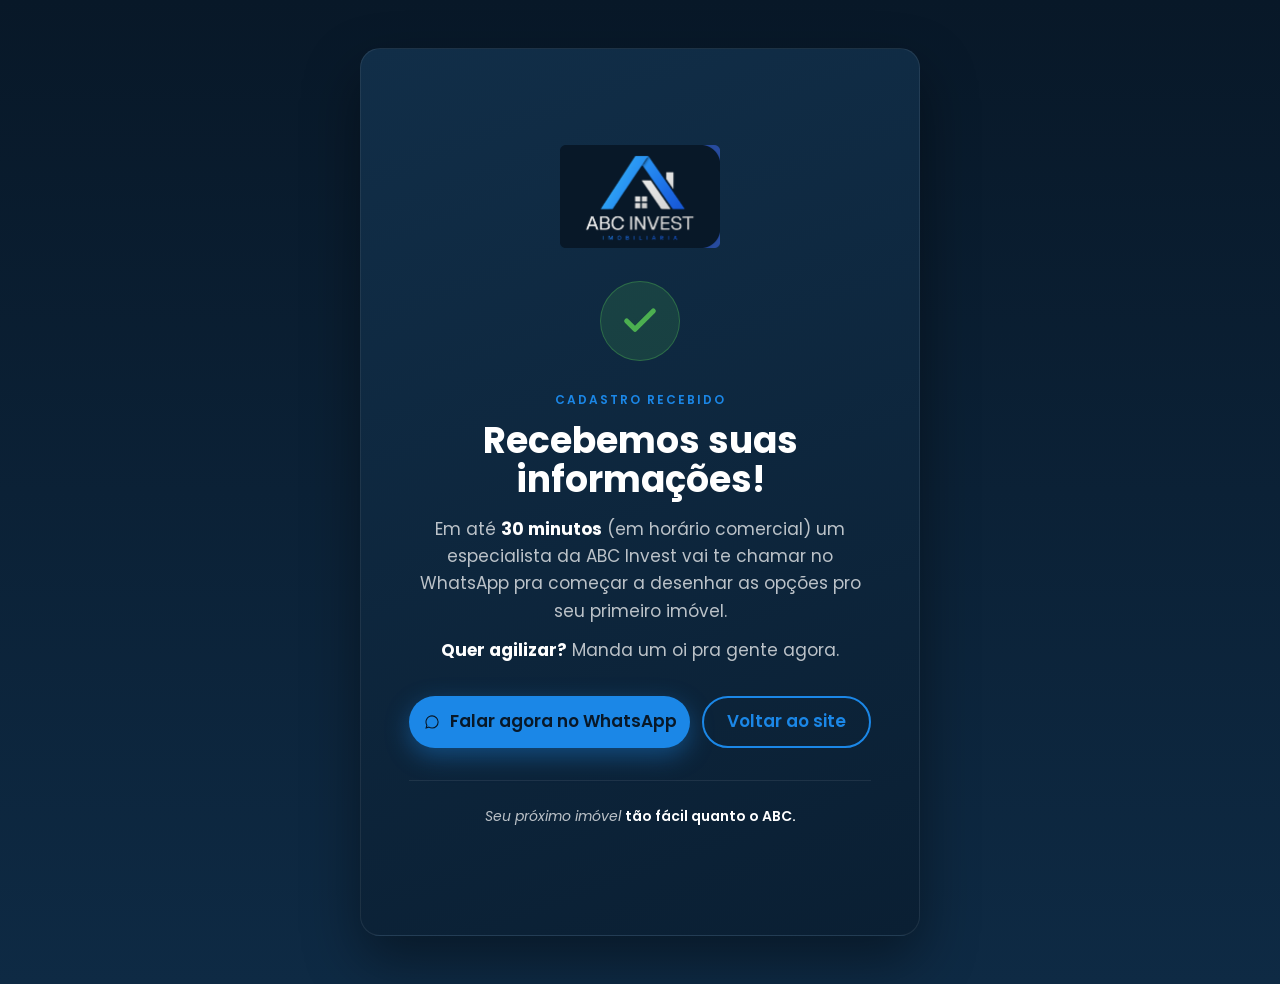
<file: obrigado.html>
<!DOCTYPE html>
<html lang="pt-BR">
<head>
  <meta charset="UTF-8">
  <meta name="viewport" content="width=device-width, initial-scale=1.0">
  <meta name="theme-color" content="#081828">

  <title>Obrigado! — ABC Invest</title>
  <meta name="description" content="Recebemos suas informações. Em breve um especialista da ABC Invest entra em contato pelo WhatsApp.">
  <meta name="robots" content="noindex,follow">

  <link rel="icon" type="image/png" sizes="32x32" href="assets/images/favicon-32.png">
  <link rel="icon" type="image/png" sizes="192x192" href="assets/images/favicon-192.png">
  <link rel="apple-touch-icon" sizes="192x192" href="assets/images/favicon-192.png">

  <link rel="preconnect" href="https://fonts.googleapis.com">
  <link rel="preconnect" href="https://fonts.gstatic.com" crossorigin>
  <link rel="stylesheet" href="https://fonts.googleapis.com/css2?family=Poppins:wght@400;500;600;700&display=swap">

  <link rel="stylesheet" href="assets/css/reset.css">
  <link rel="stylesheet" href="assets/css/variables.css">
  <link rel="stylesheet" href="assets/css/style.css">
</head>

<body>

  <main class="thanks">
    <div class="thanks__card">
      <a href="index.html" class="thanks__logo" aria-label="ABC Invest — voltar à página inicial">
        <img src="assets/images/logo-claro.svg" alt="ABC Invest Imobiliária" width="160" height="44" loading="eager">
      </a>

      <div class="thanks__icon" aria-hidden="true">
        <svg xmlns="http://www.w3.org/2000/svg" viewBox="0 0 24 24" fill="none" stroke="currentColor" stroke-width="3" stroke-linecap="round" stroke-linejoin="round"><polyline points="20 6 9 17 4 12"/></svg>
      </div>

      <span class="thanks__eyebrow">Cadastro recebido</span>
      <h1>Recebemos suas informações!</h1>

      <p>
        Em até <strong>30 minutos</strong> (em horário comercial) um especialista da ABC Invest vai te chamar no WhatsApp pra começar a desenhar as opções pro seu primeiro imóvel.
      </p>

      <p>
        <strong>Quer agilizar?</strong> Manda um oi pra gente agora.
      </p>

      <div class="thanks__actions">
        <a href="https://wa.me/5511982114443?text=Ol%C3%A1!%20Acabei%20de%20preencher%20o%20formul%C3%A1rio%20no%20site%20da%20ABC%20Invest."
           class="btn btn-primary"
           target="_blank"
           rel="noopener">
          <svg xmlns="http://www.w3.org/2000/svg" class="icon" viewBox="0 0 24 24" fill="currentColor" aria-hidden="true"><path d="M17.6 6.32A7.85 7.85 0 0 0 12.05 4a7.94 7.94 0 0 0-6.88 11.9L4 20l4.2-1.1a7.94 7.94 0 0 0 3.84.98h.01a7.94 7.94 0 0 0 7.94-7.93 7.88 7.88 0 0 0-2.39-5.63zM12.05 18.55h-.01a6.6 6.6 0 0 1-3.36-.92l-.24-.14-2.49.65.66-2.43-.16-.25a6.6 6.6 0 1 1 5.6 3.09z"/></svg>
          Falar agora no WhatsApp
        </a>
        <a href="index.html" class="btn btn-outline">Voltar ao site</a>
      </div>

      <p class="thanks__slogan">Seu próximo imóvel <strong>tão fácil quanto o ABC.</strong></p>
    </div>
  </main>

  <!-- Tracking de conversão (placeholder)
  <script>
    // TODO: ativar quando GA / Meta Pixel forem configurados
    // gtag('event', 'lead', { send_to: 'AW-XXXXXX/XXXXXX' });
    // fbq('track', 'Lead');
  </script>
  -->
</body>
</html>
</file>
<file: assets/css/variables.css>
:root {
  /* ============================================
     ABC INVEST IMOBILIÁRIA — paleta v2 (azul)
     ============================================ */
  --color-bg: #E9E9E9;
  --color-bg-alt: #FFFFFF;
  --color-bg-dark: #081828;
  /* Tons navy intermediários pra dar ritmo ao site dark inteiro */
  --color-bg-navy-medium: #0A2138; /* tom médio-escuro */
  --color-bg-navy-soft:   #0E2A44; /* tom médio mais claro */
  --color-accent: #1B87E7;          /* primária azul — CTAs, eyebrows, badges */
  --color-primary: #1B87E7;         /* fundida com accent — mesma cor pra primária */

  /* Variações úteis derivadas */
  --color-text: #081828;
  --color-text-muted: rgba(8, 24, 40, 0.7);
  --color-text-light: #FFFFFF;
  --color-text-light-muted: rgba(255, 255, 255, 0.72);
  --color-accent-hover: #1370C5;
  --color-primary-hover: #1370C5;
  --color-border: rgba(8, 24, 40, 0.15);
  --color-border-light: rgba(255, 255, 255, 0.15);
  --color-overlay: rgba(8, 24, 40, 0.65);

  /* Feedback */
  --color-success: #4CAF50;
  --color-error: #FF5252;
  --color-warning: #FFA726;
  --color-whatsapp: #25D366;
  --color-mcmv: #1B87E7;            /* badge MCMV agora usa azul institucional */

  /* Tipografia oficial */
  --font-primary: 'Poppins', system-ui, -apple-system, BlinkMacSystemFont, 'Segoe UI', Roboto, sans-serif;

  --font-size-h1: clamp(36px, 5vw, 56px);
  --font-size-h2: clamp(28px, 3.5vw, 40px);
  --font-size-h3: clamp(20px, 2vw, 24px);
  --font-size-lead: clamp(18px, 1.5vw, 20px);
  --font-size-body: 17px;
  --font-size-body-mobile: 16px;
  --font-size-caption: 14px;
  --font-size-small: 13px;

  --font-weight-regular: 400;
  --font-weight-medium: 500;
  --font-weight-semibold: 600;
  --font-weight-bold: 700;

  --line-height-tight: 1.1;
  --line-height-heading: 1.2;
  --line-height-body: 1.6;

  /* Espaçamento (sistema 8px) */
  --space-1: 4px;
  --space-2: 8px;
  --space-3: 12px;
  --space-4: 16px;
  --space-5: 24px;
  --space-6: 32px;
  --space-7: 48px;
  --space-8: 64px;
  --space-9: 96px;
  --space-10: 128px;

  /* Layout */
  --container-max: 1200px;
  --container-narrow: 880px;
  --section-padding-y: clamp(64px, 8vw, 120px);

  /* Border radius */
  --radius-sm: 6px;
  --radius-md: 12px;
  --radius-lg: 20px;
  --radius-pill: 999px;

  /* Sombras (atualizadas pro novo navy) */
  --shadow-sm: 0 1px 2px rgba(8, 24, 40, 0.08);
  --shadow-md: 0 4px 12px rgba(8, 24, 40, 0.12);
  --shadow-lg: 0 12px 32px rgba(8, 24, 40, 0.18);
  --shadow-accent: 0 8px 24px rgba(27, 135, 231, 0.4);

  /* Transições */
  --transition-fast: 150ms ease;
  --transition-base: 200ms ease;
  --transition-slow: 300ms ease;

  /* Z-index */
  --z-base: 1;
  --z-sticky: 50;
  --z-header: 60;
  --z-modal: 100;
  --z-toast: 200;
}
</file>
<file: assets/css/style.css>
/* =========================================================
   ABC Invest — Estilos da landing
   Mobile-first. Comentários só onde algo é não óbvio.
   ========================================================= */

/* ---------- Base ---------- */
body {
  font-family: var(--font-primary);
  font-weight: var(--font-weight-regular);
  font-size: var(--font-size-body-mobile);
  line-height: var(--line-height-body);
  color: var(--color-text-light);
  background-color: var(--color-bg-dark);
}

@media (min-width: 768px) {
  body {
    font-size: var(--font-size-body);
  }
}

img {
  max-width: 100%;
  height: auto;
}

.container {
  width: 100%;
  max-width: var(--container-max);
  margin-inline: auto;
  padding-inline: var(--space-5);
}

.container-narrow {
  max-width: var(--container-narrow);
}

.sr-only {
  position: absolute;
  width: 1px;
  height: 1px;
  padding: 0;
  margin: -1px;
  overflow: hidden;
  clip: rect(0, 0, 0, 0);
  white-space: nowrap;
  border: 0;
}

/* ---------- Headings ---------- */
h1, h2, h3 {
  line-height: var(--line-height-heading);
  color: var(--color-text);
}

h1 {
  font-size: var(--font-size-h1);
  font-weight: var(--font-weight-bold);
  line-height: var(--line-height-tight);
}

h2 {
  font-size: var(--font-size-h2);
  font-weight: var(--font-weight-semibold);
}

h3 {
  font-size: var(--font-size-h3);
  font-weight: var(--font-weight-semibold);
}

.section-title {
  text-align: center;
  margin-bottom: var(--space-4);
}

.section-lead {
  text-align: center;
  font-size: var(--font-size-lead);
  color: var(--color-text-muted);
  max-width: 720px;
  margin: 0 auto var(--space-7);
}

/* ---------- Botões ---------- */
.btn {
  display: inline-flex;
  align-items: center;
  justify-content: center;
  gap: var(--space-2);
  min-height: 52px;
  padding: 0 var(--space-6);
  border-radius: var(--radius-pill);
  font-family: inherit;
  font-size: var(--font-size-body);
  font-weight: var(--font-weight-semibold);
  text-align: center;
  cursor: pointer;
  transition: transform var(--transition-base),
              background-color var(--transition-base),
              box-shadow var(--transition-base),
              color var(--transition-base);
  white-space: nowrap;
}

.btn:active {
  transform: translateY(1px);
}

.btn-primary {
  background-color: var(--color-accent);
  color: var(--color-text);
  box-shadow: var(--shadow-accent);
}

.btn-primary:hover,
.btn-primary:focus-visible {
  background-color: var(--color-accent-hover);
}

.btn-outline {
  background-color: transparent;
  color: var(--color-text);
  border: 2px solid var(--color-text);
}

.btn-outline:hover,
.btn-outline:focus-visible {
  background-color: var(--color-text);
  color: var(--color-text-light);
}

.btn-outline-light {
  background-color: transparent;
  color: var(--color-text-light);
  border: 2px solid var(--color-text-light);
}

.btn-outline-light:hover,
.btn-outline-light:focus-visible {
  background-color: var(--color-text-light);
  color: var(--color-text);
}

.btn-ghost {
  background: transparent;
  color: inherit;
  text-decoration: underline;
  min-height: auto;
  padding: var(--space-2) var(--space-3);
  font-weight: var(--font-weight-medium);
}

.btn-ghost:hover,
.btn-ghost:focus-visible {
  color: var(--color-primary);
}

.btn-block {
  display: flex;
  width: 100%;
}

.btn .icon {
  width: 20px;
  height: 20px;
  flex-shrink: 0;
}

/* ---------- Header ---------- */
.site-header {
  position: absolute;
  top: 0;
  left: 0;
  right: 0;
  z-index: var(--z-header);
  padding: var(--space-4) 0;
}

.site-header__inner {
  display: flex;
  align-items: center;
  justify-content: space-between;
  gap: var(--space-4);
}

.site-header__logo img {
  height: 40px;
  width: auto;
}

.site-header__brand {
  display: flex;
  align-items: center;
  gap: var(--space-4);
}
.site-header__logo {
  display: flex;
  align-items: center;
  flex-shrink: 0;
}

.site-header__divider {
  width: 1px;
  height: 28px;
  background: rgba(255, 255, 255, 0.18);
  flex-shrink: 0;
}

.site-header__tagline {
  margin: 0;
  font-size: 14px;
  line-height: 1.2;
  color: var(--color-text-light-muted);
  letter-spacing: -0.005em;
  white-space: nowrap;
}
.site-header__tagline em {
  font-style: italic;
  font-weight: var(--font-weight-medium);
}
.site-header__tagline strong {
  background: linear-gradient(135deg, var(--color-accent), #4FA8F1);
  -webkit-background-clip: text;
  background-clip: text;
  -webkit-text-fill-color: transparent;
  font-weight: var(--font-weight-bold);
  font-style: normal;
}

@media (max-width: 1024px) {
  .site-header__divider,
  .site-header__tagline { display: none; }
}

.site-header__cta {
  display: none;
}

@media (min-width: 768px) {
  .site-header {
    padding: var(--space-5) 0;
  }
  .site-header__logo img {
    height: 48px;
  }
  .site-header__cta {
    display: inline-flex;
  }
}

/* ---------- Hero ---------- */
.hero {
  position: relative;
  min-height: 100vh;
  display: flex;
  align-items: center;
  padding: 120px 0 80px;
  background-color: var(--color-bg-dark);
  background-image: linear-gradient(135deg, #081828 0%, #0E2A44 55%, #1B87E7 130%);
  color: var(--color-text-light);
  overflow: hidden;
}

.hero::before {
  content: "";
  position: absolute;
  inset: -10% 0;
  background:
    radial-gradient(ellipse 80% 60% at 80% 30%, rgba(27, 135, 231, 0.22), transparent 60%),
    radial-gradient(ellipse 60% 80% at 20% 80%, rgba(27, 135, 231, 0.18), transparent 70%);
  pointer-events: none;
  transform: translate3d(0, var(--hero-parallax, 0px), 0);
  will-change: transform;
}

.hero__content {
  position: relative;
  max-width: 760px;
}

.hero__badge {
  display: inline-flex;
  align-items: center;
  gap: var(--space-2);
  padding: var(--space-2) var(--space-4);
  background-color: rgba(27, 135, 231, 0.14);
  border: 1px solid rgba(27, 135, 231, 0.5);
  color: var(--color-accent);
  border-radius: var(--radius-pill);
  font-size: var(--font-size-caption);
  font-weight: var(--font-weight-medium);
  margin-bottom: var(--space-5);
}

.hero h1 {
  color: var(--color-text-light);
  margin-bottom: var(--space-5);
}

.hero__lead {
  font-size: var(--font-size-lead);
  color: var(--color-text-light-muted);
  margin: 0 auto var(--space-7);
  max-width: 620px;
}

.hero__ctas {
  display: flex;
  flex-direction: column;
  gap: var(--space-4);
  align-items: flex-start;
}

@media (max-width: 599px) {
  .hero__ctas .btn,
  .hero__ctas .hero__secondary {
    width: 100%;
  }
}

@media (min-width: 600px) {
  .hero__ctas {
    flex-direction: row;
    align-items: center;
  }
}

/* Hero secondary CTA — promovido pra botão outlined azul (v2) */
.hero__secondary {
  display: inline-flex;
  align-items: center;
  justify-content: center;
  gap: var(--space-2);
  min-height: 52px;
  padding: 0 var(--space-6);
  border-radius: var(--radius-pill);
  border: 2px solid var(--color-accent);
  color: var(--color-accent);
  background: transparent;
  font-family: inherit;
  font-size: var(--font-size-body);
  font-weight: var(--font-weight-semibold);
  text-decoration: none;
  transition: background-color var(--transition-base),
              color var(--transition-base),
              transform var(--transition-base);
}

.hero__secondary:hover,
.hero__secondary:focus-visible {
  background-color: var(--color-accent);
  color: var(--color-text);
}

.hero__secondary:active {
  transform: translateY(1px);
}

.hero__secondary svg {
  width: 20px;
  height: 20px;
  flex-shrink: 0;
}

.hero__scroll-hint {
  position: absolute;
  bottom: var(--space-5);
  left: 50%;
  transform: translateX(-50%);
  color: var(--color-text-light-muted);
  font-size: var(--font-size-caption);
  display: none;
}

.hero__scroll-hint::after {
  content: "↓";
  display: block;
  font-size: 24px;
  margin-top: var(--space-1);
  animation: bounce 2s infinite;
}

@media (min-width: 1024px) {
  .hero__scroll-hint {
    display: block;
  }
}

@keyframes bounce {
  0%, 100% { transform: translateY(0); }
  50% { transform: translateY(8px); }
}

/* ---------- Sections base ---------- */
.section {
  padding-block: var(--section-padding-y);
}

/* v3.8 — Site inteiro dark. Section-light/section-white agora são tons navy intermediários */
.section-light {
  background-color: var(--color-bg-navy-medium);
  color: var(--color-text-light);
}

.section-white {
  background-color: var(--color-bg-navy-soft);
  color: var(--color-text-light);
}

.section-dark {
  background-color: var(--color-bg-dark);
  color: var(--color-text-light);
}

.section-dark h2,
.section-dark h3,
.section-light h2,
.section-light h3,
.section-white h2,
.section-white h3 {
  color: var(--color-text-light);
}

/* ---------- Como funciona ---------- */
.steps {
  display: grid;
  gap: var(--space-5);
  margin-top: var(--space-7);
}

@media (min-width: 768px) {
  .steps {
    grid-template-columns: repeat(3, 1fr);
    gap: var(--space-6);
  }
}

.step-card {
  position: relative;
  background-color: var(--color-bg-alt);
  border: 1px solid var(--color-border);
  border-radius: var(--radius-lg);
  padding: var(--space-6) var(--space-5);
  transition: transform var(--transition-base), box-shadow var(--transition-base);
  display: flex;
  flex-direction: column;
}

.step-card:hover {
  transform: translateY(-4px);
  box-shadow: var(--shadow-lg);
}

.step-card__number {
  font-size: 14px;
  font-weight: var(--font-weight-semibold);
  color: var(--color-primary);
  letter-spacing: 0.08em;
  margin-bottom: var(--space-3);
}

.step-card__icon {
  width: 56px;
  height: 56px;
  border-radius: var(--radius-md);
  background-color: rgba(27, 135, 231, 0.10);
  color: var(--color-primary);
  display: inline-flex;
  align-items: center;
  justify-content: center;
  margin-bottom: var(--space-4);
}

.step-card__icon svg {
  width: 28px;
  height: 28px;
}

.step-card h3 {
  margin-bottom: var(--space-3);
}

.step-card p {
  color: var(--color-text-muted);
}

.steps-footnote {
  text-align: center;
  margin-top: var(--space-7);
  color: var(--color-text-muted);
  font-size: var(--font-size-caption);
}

/* ---------- Para quem ---------- */
.profiles {
  display: grid;
  gap: var(--space-5);
  margin-top: var(--space-7);
}

@media (min-width: 768px) {
  .profiles {
    grid-template-columns: repeat(3, 1fr);
  }
}

.profile-card {
  background-color: var(--color-bg-alt);
  border: 1px solid var(--color-border);
  border-radius: var(--radius-lg);
  padding: var(--space-6) var(--space-5);
  transition: transform var(--transition-base), box-shadow var(--transition-base);
  display: flex;
  flex-direction: column;
  gap: var(--space-3);
}

.profile-card.is-featured {
  border-color: var(--color-accent);
  box-shadow: 0 0 0 1px var(--color-accent);
}

.profile-card:hover {
  transform: translateY(-4px);
  box-shadow: var(--shadow-lg);
}

.profile-card__icon {
  width: 56px;
  height: 56px;
  border-radius: var(--radius-md);
  background-color: rgba(27, 135, 231, 0.12);
  color: var(--color-primary);
  display: inline-flex;
  align-items: center;
  justify-content: center;
}

.profile-card__icon svg {
  width: 28px;
  height: 28px;
}

.profile-card p {
  color: var(--color-text-muted);
  flex: 1;
}

.profile-card__tag {
  display: inline-flex;
  align-items: center;
  gap: var(--space-2);
  font-size: var(--font-size-caption);
  font-weight: var(--font-weight-medium);
  color: var(--color-primary);
  margin-top: auto;
}

.profile-card__tag-note {
  font-size: 12px;
  color: var(--color-text-muted);
  font-weight: var(--font-weight-regular);
  margin-top: var(--space-1);
}

.profiles-footnote {
  text-align: center;
  margin-top: var(--space-7);
  color: var(--color-text-muted);
}

/* ---------- Estrutura (escritório) ---------- */
.estrutura-intro {
  text-align: center;
  max-width: 720px;
  margin: 0 auto var(--space-7);
  color: var(--color-text-light-muted);
  font-size: var(--font-size-lead);
}

.estrutura-gallery {
  display: grid;
  grid-template-columns: repeat(3, 1fr);
  gap: var(--space-5);
  margin-top: var(--space-6);
}

.estrutura-item {
  position: relative;
  margin: 0;
  border-radius: var(--radius-lg);
  overflow: hidden;
  border: 1px solid rgba(255, 255, 255, 0.1);
  background-color: rgba(255, 255, 255, 0.04);
  box-shadow: var(--shadow-md);
  transition: transform var(--transition-base), box-shadow var(--transition-base), border-color var(--transition-base);
}

.estrutura-item:hover {
  transform: translateY(-4px);
  box-shadow: var(--shadow-lg);
  border-color: var(--color-accent);
}

.estrutura-item img {
  display: block;
  width: 100%;
  height: 480px;
  object-fit: cover;
  transition: transform var(--transition-slow);
}

.estrutura-item:hover img {
  transform: scale(1.03);
}

.estrutura-credit {
  text-align: center;
  margin-top: var(--space-6);
  font-size: var(--font-size-caption);
  color: var(--color-text-light-muted);
  opacity: 0.85;
}

.estrutura-credit__badge {
  display: inline-flex;
  align-items: center;
  gap: 4px;
  margin-left: var(--space-2);
  padding: 2px 8px;
  background-color: rgba(46, 125, 50, 0.18);
  color: var(--color-success);
  border-radius: var(--radius-pill);
  font-size: 11px;
  font-weight: var(--font-weight-semibold);
  letter-spacing: 0.05em;
}

.estrutura-credit__badge svg {
  width: 11px;
  height: 11px;
}

.estrutura-footer {
  text-align: center;
  margin-top: var(--space-6);
}

@media (max-width: 768px) {
  .estrutura-gallery {
    grid-template-columns: 1fr;
    gap: var(--space-4);
  }

  .estrutura-item img {
    height: auto;
    aspect-ratio: 4 / 5;
  }
}

/* ---------- Imóveis ---------- */
.imoveis-disclaimer {
  text-align: center;
  max-width: 720px;
  margin: 0 auto var(--space-6);
  color: var(--color-text-muted);
}

.properties {
  display: grid;
  gap: var(--space-5);
}

@media (min-width: 768px) {
  .properties {
    grid-template-columns: repeat(3, 1fr);
    gap: var(--space-5);
  }
}

.imoveis-footnote {
  text-align: center;
  margin-top: var(--space-7);
  color: var(--color-text-muted);
  font-size: var(--font-size-caption);
  max-width: 720px;
  margin-left: auto;
  margin-right: auto;
}

.imoveis-cta {
  text-align: center;
  margin-top: var(--space-6);
}

/* ---------- FAQ ---------- */
.faq {
  max-width: 800px;
  margin: var(--space-7) auto 0;
  display: flex;
  flex-direction: column;
  gap: var(--space-3);
}

.faq-item {
  background-color: var(--color-bg-alt);
  border: 1px solid var(--color-border);
  border-radius: var(--radius-md);
  overflow: hidden;
}

.faq-item__trigger {
  display: flex;
  align-items: center;
  justify-content: space-between;
  width: 100%;
  padding: var(--space-5);
  font-size: var(--font-size-body);
  font-weight: var(--font-weight-semibold);
  text-align: left;
  color: var(--color-text);
  gap: var(--space-4);
  transition: background-color var(--transition-base);
}

.faq-item__trigger:hover {
  background-color: rgba(27, 135, 231, 0.06);
}

.faq-item__icon {
  width: 24px;
  height: 24px;
  flex-shrink: 0;
  color: var(--color-primary);
  transition: transform var(--transition-base);
}

.faq-item[aria-expanded="true"] .faq-item__icon,
.faq-item__trigger[aria-expanded="true"] .faq-item__icon {
  transform: rotate(45deg);
}

.faq-item__content {
  max-height: 0;
  overflow: hidden;
  transition: max-height var(--transition-slow), padding var(--transition-base);
  color: var(--color-text-muted);
}

.faq-item__content-inner {
  padding: 0 var(--space-5) var(--space-5);
}

.faq-item__content-inner p + p {
  margin-top: var(--space-3);
}

.faq-footer {
  text-align: center;
  margin-top: var(--space-6);
  color: var(--color-text-muted);
}

.faq-footer a {
  color: var(--color-primary);
  text-decoration: underline;
  font-weight: var(--font-weight-medium);
}

/* ---------- Formulário ---------- */
.form-group {
  margin-bottom: var(--space-4);
}

.form-label {
  display: block;
  font-size: var(--font-size-caption);
  font-weight: var(--font-weight-medium);
  margin-bottom: var(--space-2);
  color: var(--color-text);
}

.form-input,
.form-select {
  width: 100%;
  min-height: 52px;
  padding: 0 var(--space-4);
  font-family: inherit;
  font-size: 16px;
  color: var(--color-text);
  background-color: var(--color-bg-alt);
  border: 1.5px solid var(--color-border);
  border-radius: var(--radius-md);
  transition: border-color var(--transition-base), box-shadow var(--transition-base);
}

.form-select {
  appearance: none;
  background-image: url("data:image/svg+xml;utf8,<svg xmlns='http://www.w3.org/2000/svg' width='16' height='16' viewBox='0 0 24 24' fill='none' stroke='%23081828' stroke-width='2'><polyline points='6 9 12 15 18 9'/></svg>");
  background-repeat: no-repeat;
  background-position: right var(--space-4) center;
  padding-right: var(--space-7);
}

.form-input:focus,
.form-select:focus {
  outline: none;
  border-color: var(--color-primary);
  box-shadow: 0 0 0 3px rgba(27, 135, 231, 0.18);
}

.form-input.is-invalid,
.form-select.is-invalid {
  border-color: var(--color-error);
  box-shadow: 0 0 0 3px rgba(211, 47, 47, 0.12);
}

.form-error {
  display: none;
  color: var(--color-error);
  font-size: var(--font-size-caption);
  margin-top: var(--space-1);
}

.form-error.is-visible {
  display: block;
}

.form-honeypot {
  position: absolute;
  left: -9999px;
  width: 1px;
  height: 1px;
  opacity: 0;
  pointer-events: none;
}

.form-submit {
  margin-top: var(--space-2);
}

.form-submit[disabled] {
  opacity: 0.7;
  cursor: not-allowed;
}

.form-spinner {
  width: 18px;
  height: 18px;
  border: 2px solid rgba(8, 24, 40, 0.25);
  border-top-color: var(--color-text);
  border-radius: 50%;
  animation: spin 0.8s linear infinite;
}

@keyframes spin {
  to { transform: rotate(360deg); }
}

.form-privacy {
  margin-top: var(--space-4);
  font-size: var(--font-size-caption);
  color: var(--color-text-muted);
  text-align: center;
}

.form-fallback {
  margin-top: var(--space-3);
  font-size: var(--font-size-caption);
  text-align: center;
  color: var(--color-text-muted);
}

.form-fallback a {
  color: var(--color-primary);
  text-decoration: underline;
  font-weight: var(--font-weight-medium);
}

.form-toast {
  margin-top: var(--space-4);
  padding: var(--space-4);
  border-radius: var(--radius-md);
  font-size: var(--font-size-caption);
  display: none;
}

.form-toast.is-visible {
  display: block;
}

.form-toast.is-error {
  background-color: rgba(211, 47, 47, 0.08);
  color: var(--color-error);
  border: 1px solid rgba(211, 47, 47, 0.3);
}

.form-toast.is-success {
  background-color: rgba(56, 142, 60, 0.08);
  color: var(--color-success);
  border: 1px solid rgba(56, 142, 60, 0.3);
}

/* ---------- Footer ---------- */
.site-footer {
  background-color: var(--color-bg-dark);
  color: var(--color-text-light);
  padding: var(--space-8) 0 var(--space-5);
}

.site-footer__intro {
  text-align: center;
  max-width: 760px;
  margin: 0 auto var(--space-7);
  color: var(--color-text-light-muted);
  font-size: var(--font-size-lead);
}

.site-footer__cols {
  display: grid;
  gap: var(--space-6);
  margin-bottom: var(--space-7);
}

@media (min-width: 768px) {
  .site-footer__cols {
    grid-template-columns: 1.2fr 1fr 1.2fr;
    gap: var(--space-7);
  }
}

.site-footer__col h4 {
  font-size: var(--font-size-body);
  font-weight: var(--font-weight-semibold);
  color: var(--color-text-light);
  margin-bottom: var(--space-4);
}

.site-footer__logo img {
  height: 44px;
  margin-bottom: var(--space-4);
}

.site-footer__about {
  color: var(--color-text-light-muted);
  font-size: var(--font-size-caption);
  margin-bottom: var(--space-4);
}

.site-footer__address {
  color: var(--color-text-light-muted);
  font-size: var(--font-size-caption);
  font-style: normal;
  line-height: 1.6;
}

.site-footer__contact-list {
  display: flex;
  flex-direction: column;
  gap: var(--space-3);
}

.site-footer__contact-item {
  display: flex;
  align-items: center;
  gap: var(--space-3);
  color: var(--color-text-light-muted);
  font-size: var(--font-size-caption);
  transition: color var(--transition-base);
}

.site-footer__contact-item:hover {
  color: var(--color-accent);
}

.site-footer__contact-item svg {
  width: 18px;
  height: 18px;
  flex-shrink: 0;
}

.site-footer__legal {
  color: var(--color-text-light-muted);
  font-size: var(--font-size-caption);
  line-height: 1.7;
}

.site-footer__legal strong {
  color: var(--color-text-light);
  font-weight: var(--font-weight-semibold);
}

.site-footer__bottom {
  border-top: 1px solid var(--color-border-light);
  padding-top: var(--space-5);
  text-align: center;
  color: var(--color-text-light-muted);
  font-size: var(--font-size-small);
}

/* ---------- Sticky WhatsApp ---------- */
.whatsapp-fab {
  position: fixed;
  right: var(--space-4);
  bottom: var(--space-4);
  width: 56px;
  height: 56px;
  background-color: var(--color-whatsapp);
  border-radius: 50%;
  box-shadow: 0 8px 20px rgba(37, 211, 102, 0.4);
  display: flex;
  align-items: center;
  justify-content: center;
  color: #fff;
  z-index: var(--z-sticky);
  transition: transform var(--transition-base);
}

.whatsapp-fab:hover {
  transform: scale(1.07);
}

.whatsapp-fab svg {
  width: 30px;
  height: 30px;
}

@media (min-width: 768px) {
  .whatsapp-fab {
    right: var(--space-5);
    bottom: var(--space-5);
    width: 64px;
    height: 64px;
  }
  .whatsapp-fab svg {
    width: 34px;
    height: 34px;
  }
}

/* ---------- Reveal animation ---------- */
.reveal {
  opacity: 0;
  transform: translateY(20px);
  transition: opacity 600ms ease, transform 600ms ease;
}

.reveal.is-visible {
  opacity: 1;
  transform: translateY(0);
}

/* ---------- Página obrigado (tema dark) ---------- */
.thanks {
  min-height: 100vh;
  display: flex;
  align-items: center;
  justify-content: center;
  background-color: var(--color-bg-dark);
  background-image: linear-gradient(180deg, #081828 0%, #0E2A44 100%);
  color: var(--color-text-light);
  padding: var(--space-7) var(--space-4);
}

.thanks__card {
  background: linear-gradient(160deg, #112E48, #0A1F33);
  border: 1px solid rgba(255, 255, 255, 0.08);
  border-radius: var(--radius-lg);
  padding: var(--space-8) var(--space-5);
  max-width: 560px;
  width: 100%;
  text-align: center;
  box-shadow: 0 24px 56px rgba(0, 0, 0, 0.4);
}

@media (min-width: 768px) {
  .thanks__card {
    padding: var(--space-9) var(--space-7);
  }
}

.thanks__logo {
  display: inline-block;
  margin-bottom: var(--space-5);
}
.thanks__logo img {
  max-width: 160px;
  height: auto;
}

.thanks__eyebrow {
  display: inline-block;
  font-size: 12px;
  letter-spacing: 2px;
  text-transform: uppercase;
  color: var(--color-accent);
  font-weight: var(--font-weight-semibold);
  margin-bottom: var(--space-3);
}

.thanks__icon {
  width: 80px;
  height: 80px;
  margin: 0 auto var(--space-5);
  background-color: rgba(76, 175, 80, 0.18);
  border: 1px solid rgba(76, 175, 80, 0.4);
  color: var(--color-success);
  border-radius: 50%;
  display: flex;
  align-items: center;
  justify-content: center;
}

.thanks__icon svg {
  width: 40px;
  height: 40px;
}

.thanks h1 {
  font-size: clamp(28px, 4vw, 36px);
  color: var(--color-text-light);
  margin-bottom: var(--space-4);
}

.thanks p {
  color: var(--color-text-light-muted);
  margin-bottom: var(--space-3);
}
.thanks p strong { color: var(--color-text-light); }

.thanks__actions {
  display: flex;
  flex-direction: column;
  gap: var(--space-3);
  margin-top: var(--space-6);
  margin-bottom: var(--space-6);
}

@media (min-width: 600px) {
  .thanks__actions {
    flex-direction: row;
    justify-content: center;
  }
}

/* btn-outline na thanks fica com brand azul (igual #imoveis) */
.thanks .btn-outline {
  color: var(--color-accent);
  border-color: var(--color-accent);
}
.thanks .btn-outline:hover,
.thanks .btn-outline:focus-visible {
  background-color: var(--color-accent);
  color: var(--color-text-light);
}

.thanks__slogan {
  margin-top: var(--space-6);
  padding-top: var(--space-5);
  border-top: 1px solid rgba(255, 255, 255, 0.08);
  font-size: 14px;
  font-style: italic;
  color: var(--color-text-light-muted);
}
.thanks__slogan strong {
  color: var(--color-accent);
  font-weight: var(--font-weight-semibold);
  font-style: normal;
}

/* ---------- Utilities ---------- */
.text-center { text-align: center; }
.mt-0 { margin-top: 0; }
.mt-3 { margin-top: var(--space-3); }
.mt-4 { margin-top: var(--space-4); }
.mt-6 { margin-top: var(--space-6); }
.mb-0 { margin-bottom: 0; }
.hidden { display: none !important; }


/* =========================================================
   v2 — Refresh visual + animações
   Eyebrows, stats strip, marquee, dark cards, scroll FX
   ========================================================= */

/* ---------- Scroll progress bar ---------- */
.scroll-progress {
  position: fixed;
  top: 0;
  left: 0;
  width: 0%;
  height: 3px;
  background-color: var(--color-accent);
  z-index: 9999;
  transition: width 80ms linear;
  pointer-events: none;
}

/* ---------- Hero eyebrow (acima do H1) ---------- */
.hero__eyebrow {
  display: inline-block;
  font-size: 13px;
  font-weight: var(--font-weight-semibold);
  letter-spacing: 0.18em;
  color: var(--color-accent);
  text-transform: uppercase;
  margin-bottom: var(--space-5);
}

@media (min-width: 768px) {
  .hero__eyebrow {
    font-size: 14px;
    letter-spacing: 0.2em;
  }
}

/* ---------- Section header pattern (eyebrow + h2 + underline) ---------- */
.section-header {
  text-align: center;
  margin-bottom: var(--space-7);
}

.section-header--split {
  display: flex;
  flex-direction: column;
  text-align: center;
  align-items: center;
  gap: var(--space-3);
}

@media (min-width: 768px) {
  .section-header--split {
    flex-direction: row;
    justify-content: space-between;
    align-items: flex-end;
    text-align: left;
    gap: var(--space-5);
  }
}

.section-eyebrow {
  display: inline-block;
  font-size: 12px;
  font-weight: var(--font-weight-semibold);
  letter-spacing: 0.2em;
  color: var(--color-accent);
  text-transform: uppercase;
  margin-bottom: var(--space-2);
}

@media (min-width: 768px) {
  .section-eyebrow {
    font-size: 13px;
  }
}

.section-h2 {
  font-size: var(--font-size-h2);
  font-weight: var(--font-weight-semibold);
  line-height: var(--line-height-heading);
  color: var(--color-text);
}

.section-dark .section-h2 {
  color: var(--color-text-light);
}

.section-underline {
  display: block;
  width: 48px;
  height: 3px;
  background-color: var(--color-accent);
  border-radius: 2px;
  margin: var(--space-4) auto 0;
}

.section-header--split .section-underline {
  margin-left: 0;
  margin-right: 0;
}

@media (max-width: 767px) {
  .section-header--split .section-underline {
    margin-left: auto;
    margin-right: auto;
  }
}

.section-header__lead {
  margin-top: var(--space-5);
  text-align: center;
  font-size: var(--font-size-lead);
  color: var(--color-text-muted);
  max-width: 720px;
  margin-left: auto;
  margin-right: auto;
}

.section-dark .section-header__lead {
  color: var(--color-text-light-muted);
}

.section-link {
  display: inline-flex;
  align-items: center;
  gap: var(--space-2);
  color: var(--color-accent);
  font-weight: var(--font-weight-semibold);
  font-size: var(--font-size-caption);
  text-decoration: none;
  letter-spacing: 0.02em;
  transition: color var(--transition-base);
  padding-bottom: 4px;
  border-bottom: 1px solid transparent;
}

.section-light .section-link,
.section-white .section-link {
  color: var(--color-primary);
}

.section-link:hover,
.section-link:focus-visible {
  border-bottom-color: currentColor;
}

/* ---------- Stats strip ---------- */
.stats-strip {
  background: var(--color-bg-dark);
  background-image: linear-gradient(135deg, #081828 0%, #0E2A44 100%);
  color: var(--color-text-light);
  padding-block: clamp(48px, 7vw, 80px);
  position: relative;
  overflow: hidden;
}

.stats-strip::before {
  content: "";
  position: absolute;
  inset: 0;
  background:
    radial-gradient(ellipse 60% 80% at 90% 50%, rgba(27, 135, 231, 0.14), transparent 60%),
    radial-gradient(ellipse 50% 70% at 10% 50%, rgba(27, 135, 231, 0.10), transparent 60%);
  pointer-events: none;
}

.stats-strip__container {
  position: relative;
}

.stats-grid {
  display: grid;
  grid-template-columns: repeat(2, 1fr);
  gap: var(--space-6) var(--space-5);
}

@media (min-width: 768px) {
  .stats-grid {
    grid-template-columns: repeat(4, 1fr);
    gap: var(--space-5);
  }
}

.stat-item {
  text-align: center;
  display: flex;
  flex-direction: column;
  align-items: center;
  gap: var(--space-2);
}

.stat-item__number {
  font-size: clamp(40px, 5vw, 64px);
  font-weight: var(--font-weight-bold);
  color: var(--color-accent);
  line-height: 1;
  letter-spacing: -0.02em;
  font-variant-numeric: tabular-nums;
}

.stat-item__label {
  font-size: 14px;
  line-height: 1.4;
  color: var(--color-text-light-muted);
  max-width: 200px;
}

@media (min-width: 768px) {
  .stat-item__label {
    font-size: 15px;
  }
}

.stats-strip__footnote {
  text-align: center;
  margin-top: var(--space-7);
  font-size: 14px;
  color: var(--color-text-light-muted);
  max-width: 640px;
  margin-left: auto;
  margin-right: auto;
}

/* ---------- Footer tagline (slogan) ---------- */
.site-footer__tagline {
  font-size: clamp(15px, 1.6vw, 18px);
  color: var(--color-text-light-muted);
  font-style: italic;
  max-width: 320px;
  margin-bottom: var(--space-3);
  line-height: 1.5;
}
.site-footer__tagline strong {
  color: var(--color-accent);
  font-weight: var(--font-weight-semibold);
  font-style: normal;
}

/* ---------- Sticky mobile CTA ---------- */
.mobile-cta {
  position: fixed;
  bottom: 16px;
  right: 16px;
  display: none;
  align-items: center;
  gap: var(--space-2);
  padding: 12px 20px;
  background-color: var(--color-accent);
  color: var(--color-text);
  border-radius: var(--radius-pill);
  font-weight: var(--font-weight-semibold);
  font-size: 15px;
  box-shadow: 0 8px 24px rgba(27, 135, 231, 0.40);
  z-index: 100;
  opacity: 0;
  transform: translateY(20px);
  transition: opacity 300ms ease, transform 300ms ease;
  text-decoration: none;
}

.mobile-cta svg {
  width: 18px;
  height: 18px;
  flex-shrink: 0;
}

.mobile-cta.is-visible {
  opacity: 1;
  transform: translateY(0);
}

@media (max-width: 767px) {
  .mobile-cta { display: inline-flex; }
  /* No mobile, esconder o whatsapp-fab pra não duplicar visual */
  .whatsapp-fab { display: none; }
}

/* ---------- Reveal variants (v2) ---------- */
.reveal-up,
.reveal-left,
.reveal-scale {
  opacity: 0;
  transition: opacity 700ms cubic-bezier(0.22, 1, 0.36, 1),
              transform 700ms cubic-bezier(0.22, 1, 0.36, 1);
  will-change: opacity, transform;
}

.reveal-up    { transform: translateY(40px); }
.reveal-left  { transform: translateX(-40px); }
.reveal-scale { transform: scale(0.92); }

.reveal-up.is-visible,
.reveal-left.is-visible,
.reveal-scale.is-visible {
  opacity: 1;
  transform: none;
}

/* ---------- Hover tilt (desktop only) ---------- */
@media (hover: hover) and (pointer: fine) {
  .tilt {
    transform-style: preserve-3d;
    transition: transform 200ms ease;
    will-change: transform;
  }
}

/* ---------- Reduced motion guards (v2) ---------- */
@media (prefers-reduced-motion: reduce) {
  .reveal-up,
  .reveal-left,
  .reveal-scale,
  .reveal {
    opacity: 1 !important;
    transform: none !important;
    transition: none !important;
  }
  .scroll-progress {
    display: none;
  }
  .mobile-cta {
    transition: none !important;
  }
}


/* =========================================================
   v3.5 — Hero layout (single column) + Decoder ABC
   Letras gigantes A·B·C que revelam manifesto + explicação.
   ========================================================= */

/* Hero em coluna única centralizada (decoder vai abaixo da copy) */
.hero__inner {
  display: flex;
  flex-direction: column;
  align-items: center;
  text-align: center;
  gap: var(--space-7);
  position: relative;
  z-index: 1;
}

.hero__content {
  flex: 1 1 auto;
  width: 100%;
  max-width: 760px;
}

.hero__ctas { justify-content: center; }
.hero__badge { align-self: center; }


/* =========================================================
   v3.2 — Quiz gameficado (9 perguntas + tela de celebração)
   ========================================================= */

/* Garante que [hidden] vença o display:inline-flex herdado de .btn */
[hidden] { display: none !important; }

.quiz-wrapper { max-width: 640px; margin: 0 auto; }

.quiz {
  background: linear-gradient(160deg, #112E48, #0A1F33);
  border: 1px solid rgba(255, 255, 255, 0.08);
  border-radius: var(--radius-lg);
  padding: clamp(24px, 4vw, 48px);
}

.quiz__progress { margin-bottom: var(--space-7); }
.quiz__bar {
  height: 6px;
  background: rgba(255, 255, 255, 0.08);
  border-radius: 3px;
  overflow: hidden;
  margin-bottom: var(--space-2);
}
.quiz__fill {
  display: block;
  height: 100%;
  width: 11%;
  background: linear-gradient(90deg, var(--color-accent), #4FA8F1);
  border-radius: 3px;
  transition: width 500ms cubic-bezier(0.22, 1, 0.36, 1);
  box-shadow: 0 0 12px rgba(27, 135, 231, 0.6);
}
.quiz__count {
  font-size: var(--font-size-caption);
  color: var(--color-text-light-muted);
}

.quiz__steps { position: relative; min-height: 360px; }

.quiz-step {
  border: 0;
  padding: 0;
  margin: 0;
  opacity: 0;
  transform: translateX(40px);
  position: absolute;
  inset: 0;
  pointer-events: none;
  transition: opacity 350ms ease,
              transform 400ms cubic-bezier(0.22, 1, 0.36, 1);
}
.quiz-step.is-active {
  opacity: 1;
  transform: translateX(0);
  position: relative;
  pointer-events: auto;
}
.quiz-step.is-leaving { transform: translateX(-40px); opacity: 0; }
.quiz-step.is-error { animation: quiz-shake 400ms ease; }
@keyframes quiz-shake {
  0%, 100% { transform: translateX(0); }
  25%      { transform: translateX(-8px); }
  75%      { transform: translateX(8px); }
}

.quiz-step__question {
  font-size: clamp(22px, 3vw, 30px);
  font-weight: var(--font-weight-bold);
  color: var(--color-text-light);
  margin-bottom: var(--space-2);
  line-height: 1.25;
}
.quiz-step__hint {
  color: var(--color-text-light-muted);
  margin-bottom: var(--space-6);
}

/* OPÇÕES — cards bonitos */
.quiz-options { display: grid; gap: var(--space-3); }
.quiz-options--compact { grid-template-columns: repeat(2, 1fr); }
@media (max-width: 540px) {
  .quiz-options--compact { grid-template-columns: 1fr; }
}

.quiz-option {
  display: flex;
  align-items: center;
  gap: var(--space-4);
  padding: 16px 20px;
  background: rgba(255, 255, 255, 0.03);
  border: 1.5px solid rgba(255, 255, 255, 0.1);
  border-radius: var(--radius-md);
  cursor: pointer;
  transition: background-color 220ms ease,
              border-color 220ms ease,
              transform 220ms ease,
              box-shadow 220ms ease;
  color: var(--color-text-light);
  position: relative;
}
.quiz-option:hover {
  background: rgba(27, 135, 231, 0.08);
  border-color: rgba(27, 135, 231, 0.5);
  transform: translateY(-1px);
}
.quiz-option input {
  position: absolute;
  opacity: 0;
  pointer-events: none;
}
.quiz-option:has(input:checked) {
  background: rgba(27, 135, 231, 0.15);
  border-color: var(--color-accent);
  box-shadow: 0 0 0 4px rgba(27, 135, 231, 0.18),
              0 8px 24px rgba(27, 135, 231, 0.25);
}
.quiz-option:has(input:checked)::after {
  content: '✓';
  position: absolute;
  right: 16px;
  top: 50%;
  transform: translateY(-50%);
  width: 28px;
  height: 28px;
  background: var(--color-accent);
  color: white;
  border-radius: 50%;
  display: flex;
  align-items: center;
  justify-content: center;
  font-weight: var(--font-weight-bold);
  animation: quiz-check 300ms cubic-bezier(0.34, 1.6, 0.64, 1);
}
@keyframes quiz-check {
  0%   { transform: translateY(-50%) scale(0); }
  100% { transform: translateY(-50%) scale(1); }
}
.quiz-option__icon { font-size: 28px; flex-shrink: 0; line-height: 1; }
.quiz-option__text {
  display: flex;
  flex-direction: column;
  gap: 2px;
  flex: 1;
  min-width: 0;
}
.quiz-option__text strong { font-weight: var(--font-weight-semibold); font-size: 16px; }
.quiz-option__text small { color: var(--color-text-light-muted); font-size: 13px; }
.quiz-options--compact .quiz-option__text strong { font-size: 15px; }

/* Floating labels (steps 8 e 9) */
.form-group--floating { position: relative; margin-bottom: var(--space-4); }
.form-group--floating .form-input {
  width: 100%;
  padding: 22px 16px 10px;
  background: rgba(255, 255, 255, 0.03);
  border: 1.5px solid rgba(255, 255, 255, 0.12);
  border-radius: var(--radius-md);
  color: var(--color-text-light);
  font-family: inherit;
  font-size: 16px;
  transition: border-color 200ms ease, background 200ms ease;
}
.form-group--floating .form-input::placeholder { color: transparent; }
.form-group--floating .form-input:focus {
  outline: none;
  border-color: var(--color-accent);
  background: rgba(27, 135, 231, 0.05);
  box-shadow: none;
}
.form-group--floating .form-label {
  position: absolute;
  left: 16px;
  top: 18px;
  margin-bottom: 0;
  color: var(--color-text-light-muted);
  font-weight: var(--font-weight-regular);
  pointer-events: none;
  transition: transform 200ms ease, color 200ms ease, font-size 200ms ease;
  transform-origin: 0 0;
}
.form-group--floating .form-input:focus ~ .form-label,
.form-group--floating .form-input:not(:placeholder-shown) ~ .form-label {
  transform: translateY(-12px) scale(0.78);
  color: var(--color-accent);
}

.quiz .form-input.is-valid {
  border-color: var(--color-success);
  background-image: url("data:image/svg+xml;utf8,<svg xmlns='http://www.w3.org/2000/svg' viewBox='0 0 24 24' fill='none' stroke='%234CAF50' stroke-width='3' stroke-linecap='round' stroke-linejoin='round'><polyline points='20 6 9 17 4 12'/></svg>");
  background-repeat: no-repeat;
  background-position: right 14px center;
  background-size: 18px;
  padding-right: 44px;
}
.quiz .form-input.is-invalid { border-color: var(--color-error); }

.quiz .form-error {
  display: none;
  color: var(--color-error);
  font-size: 13px;
  margin-top: 6px;
}
.quiz .form-error.is-visible { display: block; }

/* Botões nav */
.quiz__nav {
  display: flex;
  gap: var(--space-3);
  margin-top: var(--space-6);
}
.quiz__back { flex: 0 0 auto; min-width: 110px; }
.quiz__next,
.quiz__submit { flex: 1; }

/* Override do .btn-ghost — quiz e result usam estilo bordered, não underline */
.btn-ghost {
  background: transparent;
  border: 1.5px solid rgba(255, 255, 255, 0.2);
  color: var(--color-text-light);
  text-decoration: none;
  padding: 0 var(--space-5);
  min-height: 52px;
  font-weight: var(--font-weight-semibold);
}
.btn-ghost:hover:not(:disabled),
.btn-ghost:focus-visible:not(:disabled) {
  background: rgba(255, 255, 255, 0.06);
  border-color: rgba(255, 255, 255, 0.4);
  color: var(--color-text-light);
}
.btn-ghost:disabled { opacity: 0.3; cursor: not-allowed; }

.btn-block { display: flex; width: 100%; }

.quiz__privacy,
.quiz__fallback {
  text-align: center;
  color: var(--color-text-light-muted);
  font-size: 13px;
  margin-top: var(--space-4);
}
.quiz__fallback a {
  color: var(--color-accent);
  text-decoration: underline;
}

/* RESULT SCREEN */
.quiz-result {
  background: linear-gradient(160deg, rgba(27, 135, 231, 0.15), rgba(8, 24, 40, 0.6));
  border: 1px solid rgba(27, 135, 231, 0.3);
  border-radius: var(--radius-lg);
  padding: clamp(32px, 5vw, 56px);
  position: relative;
  overflow: hidden;
  animation: quiz-result-in 600ms cubic-bezier(0.22, 1, 0.36, 1);
}
@keyframes quiz-result-in {
  from { opacity: 0; transform: scale(0.95) translateY(20px); }
  to   { opacity: 1; transform: scale(1) translateY(0); }
}
.quiz-result__confetti {
  position: absolute;
  inset: 0;
  pointer-events: none;
  z-index: 1;
  width: 100%;
  height: 100%;
}
.quiz-result__content {
  position: relative;
  z-index: 2;
  text-align: center;
}
.quiz-result__icon {
  font-size: 64px;
  margin-bottom: var(--space-4);
  line-height: 1;
  animation: quiz-result-bounce 800ms cubic-bezier(0.34, 1.56, 0.64, 1);
}
@keyframes quiz-result-bounce {
  0%   { transform: scale(0) rotate(-180deg); opacity: 0; }
  60%  { transform: scale(1.2) rotate(10deg); opacity: 1; }
  100% { transform: scale(1) rotate(0deg);    opacity: 1; }
}
.quiz-result__title {
  font-size: clamp(26px, 4vw, 36px);
  font-weight: var(--font-weight-bold);
  color: var(--color-text-light);
  margin-bottom: var(--space-4);
  line-height: 1.2;
}
.quiz-result__lead {
  color: var(--color-text-light-muted);
  margin-bottom: var(--space-5);
  max-width: 480px;
  margin-left: auto;
  margin-right: auto;
}
.quiz-result__lead strong { color: var(--color-accent); }
.quiz-result__badges {
  list-style: none;
  display: grid;
  grid-template-columns: repeat(2, 1fr);
  gap: var(--space-2);
  max-width: 400px;
  margin: 0 auto var(--space-5);
  padding: 0;
}
.quiz-result__badges li {
  background: rgba(76, 175, 80, 0.12);
  border: 1px solid rgba(76, 175, 80, 0.3);
  color: #B6E1B8;
  padding: 8px 12px;
  border-radius: var(--radius-pill);
  font-size: 13px;
  font-weight: var(--font-weight-medium);
}
.quiz-result__sla {
  background: rgba(27, 135, 231, 0.1);
  border: 1px solid rgba(27, 135, 231, 0.3);
  border-radius: var(--radius-md);
  padding: 14px 20px;
  color: var(--color-text-light);
  margin-bottom: var(--space-5);
  display: inline-block;
}
.quiz-result__ctas {
  display: flex;
  flex-direction: column;
  gap: var(--space-3);
  max-width: 400px;
  margin: 0 auto var(--space-5);
}
.quiz-result__disclaimer {
  font-size: 12px;
  color: var(--color-text-light-muted);
  max-width: 480px;
  margin: 0 auto;
  line-height: 1.5;
}

@media (prefers-reduced-motion: reduce) {
  .quiz-step,
  .quiz__fill,
  .quiz-option,
  .quiz-result,
  .quiz-result__icon { transition: none !important; animation: none !important; }
  .quiz-step.is-error { animation: none !important; }
}


/* =========================================================
   v3.1 — Header inteligente (hide on scroll)
   ========================================================= */
.site-header {
  transition: transform 280ms cubic-bezier(0.22, 1, 0.36, 1),
              box-shadow 280ms ease,
              background-color 280ms ease;
  will-change: transform;
}

.site-header--scrolled {
  background-color: #081828;
  box-shadow: 0 4px 24px rgba(0, 0, 0, 0.3);
}

.site-header--hidden {
  transform: translateY(-100%);
}

@media (prefers-reduced-motion: reduce) {
  .site-header { transition: none !important; }
}


/* =========================================================
   v3.3 — Interatividade extra
   ========================================================= */

/* ---------- 2. Filtros de imóveis ---------- */
.imoveis-filters {
  display: flex;
  gap: var(--space-2);
  justify-content: center;
  margin-bottom: var(--space-7);
  flex-wrap: wrap;
}
.imoveis-filter {
  padding: 10px 22px;
  background: transparent;
  border: 1.5px solid rgba(255, 255, 255, 0.18);
  color: var(--color-text-light);
  border-radius: var(--radius-pill);
  cursor: pointer;
  font-weight: var(--font-weight-medium);
  font-family: inherit;
  font-size: 14px;
  transition: background-color 220ms ease, border-color 220ms ease, color 220ms ease, box-shadow 220ms ease;
}
.imoveis-filter:hover {
  border-color: var(--color-accent);
  color: var(--color-accent);
}
.imoveis-filter.is-active {
  background: var(--color-accent);
  border-color: var(--color-accent);
  color: var(--color-text-light);
  box-shadow: 0 4px 16px rgba(27, 135, 231, 0.35);
}
/* Cards filtrados: animação de saída */
.imovel-card3d {
  transition: opacity 350ms ease, transform 350ms ease, max-height 400ms ease, height 400ms ease;
}
.imovel-card3d.is-hidden {
  opacity: 0;
  transform: scale(0.92);
  pointer-events: none;
  max-height: 0;
  height: 0;
  padding: 0;
  margin: 0;
  border: 0;
  overflow: hidden;
}

/* ---------- 4. Magnetic CTAs (smooth transition) ---------- */
.btn-primary,
.hero__secondary {
  transition: transform 240ms cubic-bezier(0.22, 1, 0.36, 1),
              background-color 200ms ease,
              box-shadow 200ms ease,
              color 200ms ease;
}

/* ---------- 5. Ripple ---------- */
.btn {
  position: relative;
  overflow: hidden;
}
.btn-ripple {
  position: absolute;
  border-radius: 50%;
  background: rgba(255, 255, 255, 0.45);
  transform: scale(0);
  animation: btn-ripple-anim 600ms ease-out;
  pointer-events: none;
}
@keyframes btn-ripple-anim {
  to { transform: scale(2.5); opacity: 0; }
}

/* ---------- 6. Hero text reveal palavra a palavra ---------- */
.hero h1 { overflow: hidden; }
.hero-word {
  display: inline-block;
  opacity: 0;
  transform: translateY(40%);
  animation: hero-word-in 700ms cubic-bezier(0.22, 1, 0.36, 1) var(--delay, 0ms) forwards;
}
@keyframes hero-word-in {
  to { opacity: 1; transform: translateY(0); }
}
@media (prefers-reduced-motion: reduce) {
  .hero-word {
    opacity: 1 !important;
    transform: none !important;
    animation: none !important;
  }
}

/* ---------- 7. Voltar ao topo ---------- */
.back-to-top {
  position: fixed;
  bottom: 24px;
  left: 24px;
  width: 48px;
  height: 48px;
  border-radius: 50%;
  background: var(--color-accent);
  color: white;
  border: 0;
  cursor: pointer;
  z-index: 90;
  box-shadow: 0 8px 24px rgba(27, 135, 231, 0.4);
  display: flex;
  align-items: center;
  justify-content: center;
  opacity: 0;
  transform: translateY(20px);
  transition: opacity 280ms ease, transform 280ms ease, background-color 200ms ease;
  padding: 0;
}
/* Sobrescreve o [hidden] global pra animar a entrada */
.back-to-top:not([hidden]) {
  opacity: 1;
  transform: translateY(0);
  display: flex !important;
}
.back-to-top:hover {
  background: var(--color-accent-hover);
  transform: translateY(-2px);
}
.back-to-top svg {
  width: 22px;
  height: 22px;
}
/* Mobile: floor-indicator compacto já cobre navegação rápida — sem back-to-top */
@media (max-width: 767px) {
  .back-to-top { display: none; }
}

/* ---------- 8. FAQ search ---------- */
.faq-search {
  position: relative;
  max-width: 480px;
  margin: 0 auto var(--space-6);
}
.faq-search input {
  width: 100%;
  padding: 14px 16px 14px 48px;
  background: rgba(8, 24, 40, 0.04);
  border: 1.5px solid rgba(8, 24, 40, 0.12);
  border-radius: var(--radius-pill);
  color: var(--color-text);
  font-size: 15px;
  font-family: inherit;
  transition: border-color 200ms ease, background-color 200ms ease, box-shadow 200ms ease;
}
.section-dark .faq-search input,
.faq-search--on-dark input {
  background: rgba(255, 255, 255, 0.05);
  border-color: rgba(255, 255, 255, 0.15);
  color: var(--color-text-light);
}
.faq-search input:focus {
  outline: none;
  border-color: var(--color-accent);
  background: rgba(27, 135, 231, 0.05);
  box-shadow: 0 0 0 4px rgba(27, 135, 231, 0.15);
}
.faq-search__icon {
  position: absolute;
  left: 18px;
  top: 50%;
  transform: translateY(-50%);
  width: 18px;
  height: 18px;
  color: var(--color-text-muted);
  pointer-events: none;
}
.faq-item.is-hidden { display: none; }
.faq-empty {
  text-align: center;
  color: var(--color-text-muted);
  margin-bottom: var(--space-5);
}
.faq-empty a {
  color: var(--color-accent);
  text-decoration: underline;
  font-weight: var(--font-weight-medium);
}

/* (.section-dots foi removido — substituído por .floor-indicator) */


/* =========================================================
   v3.5 — Hero Decoder: A·B·C
   ========================================================= */
.hero-decoder {
  position: relative;
  display: flex;
  flex-direction: column;
  align-items: center;
  gap: var(--space-5);
  padding: var(--space-6) 0;
  width: 100%;
  max-width: 560px;
  margin: 0 auto;
}

.hero-decoder__intro {
  color: var(--color-text-light-muted);
  font-size: clamp(15px, 1.6vw, 17px);
  text-align: center;
  margin: 0;
  opacity: 0;
  animation: decoder-fade-in 600ms ease 200ms forwards;
}

.hero-decoder__letters {
  display: flex;
  align-items: center;
  justify-content: center;
  gap: var(--space-4);
  margin: var(--space-4) 0;
}

.decoder-letter {
  width: clamp(96px, 13vw, 156px);
  height: clamp(96px, 13vw, 156px);
  border-radius: var(--radius-lg);
  background: rgba(27, 135, 231, 0.06);
  border: 2px solid rgba(27, 135, 231, 0.3);
  color: var(--color-text-light);
  cursor: pointer;
  font-family: inherit;
  position: relative;
  display: flex;
  align-items: center;
  justify-content: center;
  transition: background-color 320ms cubic-bezier(0.22, 1, 0.36, 1),
              border-color 320ms cubic-bezier(0.22, 1, 0.36, 1),
              transform 320ms cubic-bezier(0.22, 1, 0.36, 1),
              box-shadow 320ms cubic-bezier(0.22, 1, 0.36, 1);
  opacity: 0;
  transform: scale(0.7);
  /* Animation rule é definida abaixo (in + pulse encadeados) */
  padding: 0;
}
.decoder-letter[data-letter="A"] { animation-delay: 600ms; }
.decoder-letter[data-letter="B"] { animation-delay: 800ms; }
.decoder-letter[data-letter="C"] { animation-delay: 1000ms; }

.decoder-letter__char {
  font-size: clamp(56px, 8vw, 88px);
  font-weight: var(--font-weight-bold);
  line-height: 1;
  background: linear-gradient(135deg, var(--color-accent), #4FA8F1);
  -webkit-background-clip: text;
  background-clip: text;
  -webkit-text-fill-color: transparent;
  transition: transform 300ms ease;
}

.decoder-letter__sr {
  position: absolute; width: 1px; height: 1px; padding: 0; margin: -1px;
  overflow: hidden; clip: rect(0,0,0,0); white-space: nowrap; border: 0;
}

/* Glow pulsante até a letra ser revelada (in + pulse infinito encadeados) */
.decoder-letter:not(.is-revealed) {
  animation: decoder-letter-in 700ms cubic-bezier(0.34, 1.45, 0.64, 1) forwards,
             decoder-pulse 2.4s ease-in-out 1500ms infinite;
}

.decoder-letter:hover,
.decoder-letter:focus-visible {
  background: rgba(27, 135, 231, 0.18);
  border-color: var(--color-accent);
  transform: translateY(-4px) scale(1.04);
  box-shadow: 0 16px 40px rgba(27, 135, 231, 0.4);
  outline: none;
}
.decoder-letter:hover .decoder-letter__char {
  transform: scale(1.08);
}

.decoder-letter.is-revealed {
  background: rgba(27, 135, 231, 0.22);
  border-color: var(--color-accent);
  box-shadow: 0 0 0 4px rgba(27, 135, 231, 0.18),
              0 12px 32px rgba(27, 135, 231, 0.3);
  animation: decoder-letter-in 700ms cubic-bezier(0.34, 1.45, 0.64, 1) forwards;
}
.decoder-letter.is-revealed::after {
  content: "✓";
  position: absolute;
  top: -10px; right: -10px;
  width: 28px; height: 28px;
  background: var(--color-success);
  color: white;
  border-radius: 50%;
  display: flex;
  align-items: center;
  justify-content: center;
  font-size: 14px;
  font-weight: var(--font-weight-bold);
  animation: decoder-check 360ms cubic-bezier(0.34, 1.6, 0.64, 1);
}

.decoder-dot {
  font-size: clamp(40px, 5vw, 56px);
  font-weight: var(--font-weight-bold);
  color: var(--color-text-light-muted);
  user-select: none;
  opacity: 0;
  animation: decoder-fade-in 600ms ease 700ms forwards;
}

/* Painéis revelados */
.hero-decoder__panels {
  width: 100%;
  display: flex;
  flex-direction: column;
  gap: var(--space-3);
}

.decoder-panel {
  background: linear-gradient(160deg, rgba(27, 135, 231, 0.1), rgba(8, 24, 40, 0.5));
  border: 1px solid rgba(27, 135, 231, 0.25);
  border-radius: var(--radius-md);
  padding: var(--space-5);
  text-align: left;
  animation: decoder-panel-in 500ms cubic-bezier(0.22, 1, 0.36, 1);
}

.decoder-panel__quote {
  color: var(--color-text-light-muted);
  font-size: clamp(15px, 1.5vw, 17px);
  font-style: italic;
  margin: 0;
  line-height: 1.5;
}

.decoder-panel__divider {
  width: 32px;
  height: 2px;
  background: var(--color-accent);
  border-radius: 1px;
  margin: var(--space-3) 0;
}

.decoder-panel__title {
  color: var(--color-text-light);
  font-size: clamp(18px, 2vw, 22px);
  font-weight: var(--font-weight-semibold);
  margin: 0 0 var(--space-2) 0;
}
.decoder-panel__title strong {
  color: var(--color-accent);
  font-weight: 800;
  font-size: 1.2em;
}

.decoder-panel__body {
  color: var(--color-text-light-muted);
  font-size: clamp(14px, 1.4vw, 16px);
  line-height: 1.6;
  margin: 0;
}

.hero-decoder__hint {
  color: var(--color-text-light-muted);
  font-size: 13px;
  text-align: center;
  margin: 0;
  opacity: 0;
  animation: decoder-fade-in 600ms ease 1400ms forwards,
             decoder-hint-pulse 2.4s ease-in-out 2000ms infinite;
}
.hero-decoder__hint.is-hidden {
  opacity: 0 !important;
  pointer-events: none;
  transition: opacity 300ms ease;
  animation: none;
}

.hero-decoder__complete {
  text-align: center;
  margin-top: var(--space-4);
  animation: decoder-complete-in 700ms cubic-bezier(0.34, 1.45, 0.64, 1);
}
.hero-decoder__complete p {
  color: var(--color-text-light);
  font-size: clamp(17px, 2vw, 20px);
  font-weight: var(--font-weight-semibold);
  margin: 0;
}
.hero-decoder__complete-eyebrow {
  font-size: 13px !important;
  letter-spacing: 2px;
  text-transform: uppercase;
  color: var(--color-accent) !important;
  font-weight: var(--font-weight-semibold) !important;
  margin: 0 0 var(--space-2) 0 !important;
}
.hero-decoder__complete-slogan {
  font-size: clamp(20px, 2.6vw, 28px) !important;
  font-weight: var(--font-weight-semibold) !important;
  color: var(--color-text-light) !important;
  line-height: 1.3 !important;
  max-width: 520px;
  margin: 0 auto var(--space-3) auto !important;
}
.hero-decoder__complete-slogan strong {
  background: linear-gradient(135deg, var(--color-accent), #4FA8F1);
  -webkit-background-clip: text;
  background-clip: text;
  -webkit-text-fill-color: transparent;
  font-weight: var(--font-weight-bold);
}
.hero-decoder__complete-cta {
  color: var(--color-text-light) !important;
  font-size: clamp(15px, 1.8vw, 18px) !important;
  font-weight: var(--font-weight-medium) !important;
  margin-top: var(--space-2) !important;
  opacity: 0.85;
}

/* Quando completo, CTA principal do hero pulsa */
.hero.is-decoder-complete .btn-primary {
  animation: decoder-cta-pulse 1.6s ease-in-out infinite;
}

/* Keyframes */
@keyframes decoder-fade-in {
  from { opacity: 0; transform: translateY(8px); }
  to   { opacity: 1; transform: translateY(0); }
}
@keyframes decoder-letter-in {
  0%   { opacity: 0; transform: scale(0.5) rotate(-10deg); }
  60%  { opacity: 1; transform: scale(1.1) rotate(2deg); }
  100% { opacity: 1; transform: scale(1) rotate(0); }
}
@keyframes decoder-pulse {
  0%, 100% { box-shadow: 0 0 0 0 rgba(27, 135, 231, 0.5); }
  50%      { box-shadow: 0 0 0 12px rgba(27, 135, 231, 0); }
}
@keyframes decoder-check {
  from { transform: scale(0) rotate(-90deg); }
  to   { transform: scale(1) rotate(0); }
}
@keyframes decoder-panel-in {
  from { opacity: 0; transform: translateY(20px) scale(0.96); }
  to   { opacity: 1; transform: translateY(0) scale(1); }
}
@keyframes decoder-hint-pulse {
  0%, 100% { opacity: 0.5; }
  50%      { opacity: 1; }
}
@keyframes decoder-complete-in {
  from { opacity: 0; transform: translateY(16px) scale(0.96); }
  to   { opacity: 1; transform: translateY(0) scale(1); }
}
@keyframes decoder-cta-pulse {
  0%, 100% { box-shadow: var(--shadow-accent); }
  50%      { box-shadow: 0 0 0 8px rgba(27, 135, 231, 0.18),
                         0 16px 48px rgba(27, 135, 231, 0.5); }
}

/* Reduced motion */
@media (prefers-reduced-motion: reduce) {
  .hero-decoder *,
  .decoder-letter,
  .decoder-panel,
  .hero-decoder__complete {
    animation: none !important;
    transition: none !important;
    opacity: 1 !important;
    transform: none !important;
  }
}

/* Mobile: letras menores, painéis com padding reduzido */
@media (max-width: 767px) {
  .hero-decoder__letters { gap: var(--space-3); }
  .decoder-letter { width: 84px; height: 84px; }
  .decoder-letter__char { font-size: 48px; }
  .decoder-dot { font-size: 32px; }
  .decoder-panel { padding: var(--space-4); }
}


/* =========================================================
   v3.6 — Construtoras (3 tiers, premium dark)
   ========================================================= */

/* Gradient navy próprio do parceiros — tag agora é section-dark, então
   herda color/bg-color base e sobrepõe só o gradient + max-width */
#parceiros {
  background-image: linear-gradient(180deg, #081828 0%, #0E2A44 100%);
}
#parceiros .container { max-width: 1280px; }

.parceiros-tier {
  margin-bottom: var(--space-8);
}
.parceiros-tier:last-of-type { margin-bottom: var(--space-6); }

.parceiros-tier__header {
  text-align: center;
  margin-bottom: var(--space-5);
}
.parceiros-tier__badge {
  display: inline-block;
  padding: 4px 14px;
  background: rgba(27, 135, 231, 0.15);
  border: 1px solid rgba(27, 135, 231, 0.4);
  color: var(--color-accent);
  border-radius: var(--radius-pill);
  font-size: 12px;
  font-weight: var(--font-weight-semibold);
  letter-spacing: 1.5px;
  text-transform: uppercase;
  margin-bottom: var(--space-3);
}
.parceiros-tier__badge--gold {
  background: rgba(255, 195, 0, 0.12);
  border-color: rgba(255, 195, 0, 0.5);
  color: #FFD700;
}
.parceiros-tier__title {
  font-size: clamp(18px, 2vw, 22px);
  font-weight: var(--font-weight-semibold);
  color: var(--color-text-light);
  margin: 0 0 var(--space-2) 0;
}
.parceiros-tier__hint {
  font-size: 14px;
  color: var(--color-text-light-muted);
  margin: 0;
}

/* Marquee infinito */
.parceiros-marquee {
  width: 100%;
  overflow: hidden;
  position: relative;
  -webkit-mask-image: linear-gradient(90deg, transparent, #000 8%, #000 92%, transparent);
          mask-image: linear-gradient(90deg, transparent, #000 8%, #000 92%, transparent);
}
.parceiros-marquee__track {
  display: flex;
  gap: var(--space-6);
  align-items: center;
  width: max-content;
  animation: parceiros-scroll 35s linear infinite;
  will-change: transform;
}
.parceiros-marquee[data-marquee-reverse] .parceiros-marquee__track {
  animation-direction: reverse;
}
.parceiros-marquee:hover .parceiros-marquee__track,
.parceiros-marquee.is-paused .parceiros-marquee__track {
  animation-play-state: paused;
}
@keyframes parceiros-scroll {
  from { transform: translateX(0); }
  to   { transform: translateX(-50%); }
}

.parceiros-logo {
  flex: 0 0 auto;
  height: 56px;
  display: flex;
  align-items: center;
  justify-content: center;
  padding: 0 var(--space-4);
  opacity: 0.55;
  filter: grayscale(1) brightness(1.6) contrast(0.85);
  transition: opacity 280ms ease, filter 280ms ease, transform 280ms ease;
}
.parceiros-logo img {
  max-height: 100%;
  max-width: 180px;
  width: auto;
  object-fit: contain;
}
.parceiros-logo:hover {
  opacity: 1;
  filter: grayscale(0);
  transform: scale(1.08);
}

/* Selo MCMV destaque */
.parceiros-mcmv {
  text-align: center;
  margin-top: var(--space-7);
  padding: var(--space-5);
  background: linear-gradient(135deg, rgba(27, 135, 231, 0.08), rgba(76, 175, 80, 0.08));
  border: 1px solid rgba(76, 175, 80, 0.3);
  border-radius: var(--radius-md);
  max-width: 720px;
  margin-left: auto;
  margin-right: auto;
}
.parceiros-mcmv p {
  margin: 0;
  color: var(--color-text-light);
  font-size: 15px;
}
.parceiros-mcmv strong {
  color: #6FE07A;
  font-weight: var(--font-weight-bold);
}

.parceiros-disclaimer {
  text-align: center;
  font-size: 12px;
  color: var(--color-text-light-muted);
  margin-top: var(--space-6);
  max-width: 640px;
  margin-left: auto;
  margin-right: auto;
}

/* Reduced motion: para a animação e empilha */
@media (prefers-reduced-motion: reduce) {
  .parceiros-marquee__track {
    animation: none;
    flex-wrap: wrap;
    justify-content: center;
  }
  .parceiros-marquee {
    -webkit-mask-image: none;
            mask-image: none;
  }
}


/* =========================================================
   v3.7 — Imóveis: card 3D flip (frente/verso)
   ========================================================= */
.imoveis-grid {
  display: grid;
  grid-template-columns: repeat(3, 1fr);
  gap: var(--space-5);
  perspective: 1200px;
}
@media (max-width: 1024px) { .imoveis-grid { grid-template-columns: repeat(2, 1fr); } }
@media (max-width: 640px)  { .imoveis-grid { grid-template-columns: 1fr; } }

.imovel-card3d {
  position: relative;
  height: 480px;
  transform-style: preserve-3d;
  cursor: pointer;
}

.imovel-card3d__inner {
  position: relative;
  width: 100%;
  height: 100%;
  transform-style: preserve-3d;
  transition: transform 700ms cubic-bezier(0.22, 1, 0.36, 1);
}
.imovel-card3d.is-flipped .imovel-card3d__inner,
.imovel-card3d:hover:not(.is-flipping-out) .imovel-card3d__inner {
  transform: rotateY(180deg);
}
@media (hover: none) {
  .imovel-card3d:hover .imovel-card3d__inner { transform: none; }
  .imovel-card3d.is-flipped .imovel-card3d__inner { transform: rotateY(180deg); }
}

.imovel-card3d__face {
  position: absolute;
  inset: 0;
  border-radius: var(--radius-lg);
  overflow: hidden;
  -webkit-backface-visibility: hidden;
          backface-visibility: hidden;
  background: linear-gradient(160deg, rgba(27, 135, 231, 0.08), rgba(8, 24, 40, 0.6));
  border: 1px solid rgba(255, 255, 255, 0.08);
  display: flex;
  flex-direction: column;
}

.imovel-card3d__face--back {
  transform: rotateY(180deg);
  padding: var(--space-5);
  justify-content: space-between;
  background: linear-gradient(160deg, rgba(27, 135, 231, 0.18), rgba(8, 24, 40, 0.8));
}

/* FRENTE */
.imovel-card3d__media {
  position: relative;
  width: 100%;
  height: 60%;
  overflow: hidden;
}
.imovel-card3d__media img {
  width: 100%;
  height: 100%;
  object-fit: cover;
  transition: transform 600ms cubic-bezier(0.22, 1, 0.36, 1);
}
.imovel-card3d:hover .imovel-card3d__media img {
  transform: scale(1.06);
}

.imovel-card3d__badge {
  position: absolute;
  top: 12px;
  right: 12px;
  padding: 4px 12px;
  background: var(--color-accent);
  color: white;
  border-radius: var(--radius-pill);
  font-size: 11px;
  font-weight: var(--font-weight-bold);
  letter-spacing: 1px;
}

.imovel-card3d__body {
  padding: var(--space-4);
  flex: 1;
  display: flex;
  flex-direction: column;
}
.imovel-card3d__title {
  font-size: 18px;
  font-weight: var(--font-weight-semibold);
  color: var(--color-text-light);
  margin: 0 0 var(--space-2) 0;
}
.imovel-card3d__location {
  font-size: 13px;
  color: var(--color-text-light-muted);
  display: flex;
  align-items: center;
  gap: 6px;
  margin: 0 0 var(--space-3) 0;
}
.imovel-card3d__location svg {
  width: 14px;
  height: 14px;
  color: var(--color-accent);
  flex-shrink: 0;
}
.imovel-card3d__specs {
  list-style: none;
  display: flex;
  gap: var(--space-3);
  padding: 0;
  margin: 0 0 var(--space-3) 0;
  font-size: 12px;
  color: var(--color-text-light-muted);
  flex-wrap: wrap;
}
.imovel-card3d__specs strong {
  color: var(--color-accent);
  font-weight: var(--font-weight-bold);
  margin-right: 2px;
}
.imovel-card3d__hint {
  margin-top: auto;
  color: var(--color-accent);
  font-size: 12px;
  font-weight: var(--font-weight-semibold);
}

/* VERSO */
.imovel-card3d__back-title {
  font-size: 20px;
  font-weight: var(--font-weight-bold);
  color: var(--color-text-light);
  margin: 0 0 var(--space-2) 0;
}
.imovel-card3d__back-desc {
  font-size: 14px;
  color: var(--color-text-light-muted);
  line-height: 1.5;
  margin: 0 0 var(--space-3) 0;
}
.imovel-card3d__perks {
  list-style: none;
  padding: 0;
  margin: 0 0 var(--space-3) 0;
  display: flex;
  flex-direction: column;
  gap: 6px;
}
.imovel-card3d__perks li {
  font-size: 13px;
  color: var(--color-text-light);
  padding-left: 4px;
}
.imovel-card3d__price-note {
  font-size: 12px;
  color: var(--color-text-light-muted);
  font-style: italic;
  margin: 0 0 var(--space-3) 0;
  padding: var(--space-2);
  background: rgba(255, 195, 0, 0.08);
  border-left: 2px solid #FFD700;
  border-radius: 4px;
}
.imovel-card3d__back-ctas {
  display: flex;
  gap: var(--space-2);
  margin-top: auto;
}
.imovel-card3d__back-ctas .btn { flex: 1; }
.btn-sm {
  min-height: 40px;
  padding: 8px 14px;
  font-size: 13px;
}

/* Reduced motion: nada de flip */
@media (prefers-reduced-motion: reduce) {
  .imovel-card3d__inner { transition: none; }
  .imovel-card3d:hover .imovel-card3d__inner,
  .imovel-card3d.is-flipped .imovel-card3d__inner { transform: none; }
}


/* =========================================================
   v3.8 — Retheme dark inteiro: cards/text dentro de
   .section-light e .section-white (agora navy)
   ========================================================= */

/* Section eyebrows continuam azul, mas section-h2 e leads precisam ser claros */
.section-light .section-eyebrow,
.section-white .section-eyebrow { color: var(--color-accent); }

.section-light .section-h2,
.section-white .section-h2 { color: var(--color-text-light); }

.section-light .section-header__lead,
.section-white .section-header__lead { color: var(--color-text-light-muted); }

/* ---------- Como Funciona: step-card ---------- */
.section-light .step-card {
  background-color: rgba(255, 255, 255, 0.04);
  border: 1px solid rgba(255, 255, 255, 0.1);
  color: var(--color-text-light);
}
.section-light .step-card h3 { color: var(--color-text-light); }
.section-light .step-card p  { color: var(--color-text-light-muted); }
.section-light .step-card__icon {
  background-color: rgba(27, 135, 231, 0.15);
}
.section-light .steps-footnote { color: var(--color-text-light-muted); }

/* ---------- Para Quem: profile-card ---------- */
.section-white .profile-card {
  background-color: rgba(255, 255, 255, 0.04);
  border: 1px solid rgba(255, 255, 255, 0.1);
  color: var(--color-text-light);
}
.section-white .profile-card h3 { color: var(--color-text-light); }
.section-white .profile-card p  { color: var(--color-text-light-muted); }
.section-white .profile-card__icon {
  background-color: rgba(27, 135, 231, 0.15);
  color: var(--color-accent);
}
.section-white .profile-card__tag-note { color: var(--color-text-light-muted); }
.section-white .profiles-footnote      { color: var(--color-text-light-muted); }

/* ---------- Imóveis (#imoveis = section-light) ---------- */
.section-light .imoveis-disclaimer,
.section-light .imoveis-footnote,
.section-light .imoveis-cta p { color: var(--color-text-light-muted); }
.section-light .imoveis-cta strong { color: var(--color-text-light); }

/* btn-outline em fundo dark — usa o brand azul pra ficar coeso */
.section-light .imoveis-cta .btn-outline,
.section-white .btn-outline {
  color: var(--color-accent);
  border-color: var(--color-accent);
}
.section-light .imoveis-cta .btn-outline:hover,
.section-light .imoveis-cta .btn-outline:focus-visible,
.section-white .btn-outline:hover,
.section-white .btn-outline:focus-visible {
  background-color: var(--color-accent);
  color: var(--color-text-light);
}

/* btn-outline em sections dark / hero / footer — texto escuro padrão fica
   invisível, então força brand azul aqui também. */
.section-dark .btn-outline,
.hero .btn-outline,
.site-footer .btn-outline {
  background-color: transparent;
  border-color: var(--color-accent);
  color: var(--color-accent);
}
.section-dark .btn-outline:hover,
.section-dark .btn-outline:focus-visible,
.hero .btn-outline:hover,
.hero .btn-outline:focus-visible,
.site-footer .btn-outline:hover,
.site-footer .btn-outline:focus-visible {
  background-color: var(--color-accent);
  color: var(--color-text-light);
}

/* ---------- FAQ ---------- */
.section-white .faq-item {
  background-color: rgba(255, 255, 255, 0.04);
  border: 1px solid rgba(255, 255, 255, 0.1);
}
.section-white .faq-item__trigger { color: var(--color-text-light); }
.section-white .faq-item__trigger:hover {
  background-color: rgba(27, 135, 231, 0.10);
}
.section-white .faq-item__content       { color: var(--color-text-light-muted); }
.section-white .faq-item__content-inner p,
.section-white .faq-item__content-inner strong { color: var(--color-text-light); }
.section-white .faq-item__content-inner p { color: var(--color-text-light-muted); }
.section-white .faq-footer { color: var(--color-text-light-muted); }

/* FAQ search — default aplica em qualquer seção dark */
.faq-search input {
  background: rgba(255, 255, 255, 0.05);
  border-color: rgba(255, 255, 255, 0.15);
  color: var(--color-text-light);
}
.faq-search input::placeholder { color: var(--color-text-light-muted); }
.faq-search__icon { color: var(--color-text-light-muted); }
.faq-empty { color: var(--color-text-light-muted); }

/* ---------- Section header split (botão "Ver todos") ---------- */
.section-light .section-link,
.section-white .section-link { color: var(--color-accent); }

/* ---------- Form select arrow no dark — sobrescreve o ícone navy escuro ---------- */
.section-dark .form-select,
.section-light .form-select,
.section-white .form-select {
  background-image: url("data:image/svg+xml;utf8,<svg xmlns='http://www.w3.org/2000/svg' width='16' height='16' viewBox='0 0 24 24' fill='none' stroke='white' stroke-width='2'><polyline points='6 9 12 15 18 9'/></svg>");
}


/* =========================================================
   v3.9 — Floor indicator
   ========================================================= */

/* ---------- Floor indicator ---------- */
.floor-indicator {
  position: fixed;
  right: 24px;
  top: 50%;
  transform: translateY(-50%);
  z-index: 50;
  background: #0A2138;
  border: 1px solid rgba(255, 255, 255, 0.08);
  border-radius: var(--radius-pill);
  padding: 12px 8px;
}
.floor-indicator__rail {
  display: flex;
  flex-direction: column;
  gap: 8px;
  position: relative;
}
.floor-indicator__rail::before {
  content: "";
  position: absolute;
  left: 50%;
  top: 12px;
  bottom: 12px;
  width: 1px;
  background: rgba(255, 255, 255, 0.1);
  transform: translateX(-50%);
  z-index: 0;
}
.floor-indicator__floor {
  position: relative;
  z-index: 1;
  display: flex;
  align-items: center;
  justify-content: center;
  width: 32px;
  height: 32px;
  border-radius: 50%;
  background: rgba(255, 255, 255, 0.06);
  color: rgba(255, 255, 255, 0.6);
  text-decoration: none;
  font-size: 11px;
  font-weight: var(--font-weight-bold);
  transition: background-color 280ms cubic-bezier(0.22, 1, 0.36, 1),
              color 280ms cubic-bezier(0.22, 1, 0.36, 1),
              transform 280ms cubic-bezier(0.22, 1, 0.36, 1),
              width 280ms cubic-bezier(0.22, 1, 0.36, 1),
              height 280ms cubic-bezier(0.22, 1, 0.36, 1),
              box-shadow 280ms cubic-bezier(0.22, 1, 0.36, 1);
  cursor: pointer;
}
.floor-indicator__floor:hover {
  background: rgba(27, 135, 231, 0.2);
  color: var(--color-text-light);
  transform: scale(1.15);
}
.floor-indicator__floor.is-active {
  background: var(--color-accent);
  color: white;
  box-shadow: 0 0 0 4px rgba(27, 135, 231, 0.25),
              0 6px 16px rgba(27, 135, 231, 0.5);
  width: 36px;
  height: 36px;
}
.floor-indicator__num {
  font-size: 11px;
  letter-spacing: -0.5px;
  line-height: 1;
}
.floor-indicator__label {
  /* Tooltip que aparece no hover */
  position: absolute;
  right: calc(100% + 12px);
  top: 50%;
  transform: translateY(-50%);
  background: rgba(8, 24, 40, 0.95);
  color: white;
  padding: 6px 12px;
  border-radius: var(--radius-md);
  font-size: 12px;
  font-weight: var(--font-weight-medium);
  white-space: nowrap;
  opacity: 0;
  pointer-events: none;
  transition: opacity 200ms ease;
  border: 1px solid rgba(255, 255, 255, 0.1);
}
.floor-indicator__floor:hover .floor-indicator__label {
  opacity: 1;
}

/* Tablet (768–1024px): mantém à direita, levemente mais perto da borda */
@media (max-width: 1024px) and (min-width: 768px) {
  .floor-indicator { right: 16px; }
}

/* Mobile (<768px): versão compacta lateral ESQUERDA — evita conflito
   com sticky WhatsApp/CTA no canto inferior direito */
@media (max-width: 767px) {
  .floor-indicator {
    right: auto;
    left: 12px;
    padding: 8px 5px;
    border-radius: 24px;
    background: rgba(8, 24, 40, 0.85);
  }
  .floor-indicator__rail { gap: 5px; }
  .floor-indicator__rail::before { display: none; }
  .floor-indicator__floor {
    width: 26px;
    height: 26px;
    font-size: 9px;
  }
  .floor-indicator__floor.is-active {
    width: 30px;
    height: 30px;
    font-size: 10px;
    box-shadow: 0 0 0 3px rgba(27, 135, 231, 0.25),
                0 4px 12px rgba(27, 135, 231, 0.5);
  }
  .floor-indicator__num { font-size: 9px; }
  /* Tooltips escondidos em touch (sem hover, ocuparia tela) */
  .floor-indicator__label { display: none; }
}

/* Mobile: esconder floor indicator (estava cobrindo conteúdo das sections).
   Floor flash no topo já dá a navegação visual a cada section nova. */
@media (max-width: 767px) {
  .floor-indicator {
    display: none !important;
  }
}

/* Mobile estreito (<380px): ainda mais compacto */
@media (max-width: 380px) {
  .floor-indicator {
    left: 8px;
    padding: 6px 4px;
  }
  .floor-indicator__floor { width: 22px; height: 22px; }
  .floor-indicator__floor.is-active { width: 26px; height: 26px; }
}

/* =========================================================
   v3.10 — Reveal variants + floor flash
   ========================================================= */

/* ---------- Reveal variants extras ---------- */

/* Cortina (clip-path da esquerda pra direita) */
.reveal-curtain {
  clip-path: inset(0 100% 0 0);
  transition: clip-path 1000ms cubic-bezier(0.65, 0, 0.35, 1);
}
.reveal-curtain.is-visible {
  clip-path: inset(0 0 0 0);
}

/* Zoom-bounce (cards quicam) */
.reveal-bounce {
  opacity: 0;
  transform: scale(0.85) translateY(20px);
  transition: opacity 600ms ease,
              transform 700ms cubic-bezier(0.34, 1.45, 0.64, 1);
}
.reveal-bounce.is-visible {
  opacity: 1;
  transform: scale(1) translateY(0);
}

/* Blueprint (parece desenho técnico aparecendo) */
.reveal-blueprint {
  opacity: 0;
  filter: blur(8px);
  transform: scale(0.95);
  transition: opacity 800ms ease,
              filter 800ms ease,
              transform 800ms ease;
}
.reveal-blueprint.is-visible {
  opacity: 1;
  filter: blur(0);
  transform: scale(1);
}

/* Stagger automático em filhos quando o pai recebe .reveal-stagger */
.reveal-stagger > * {
  opacity: 0;
  transform: translateY(24px);
  transition: opacity 600ms ease,
              transform 600ms cubic-bezier(0.22, 1, 0.36, 1);
}
.reveal-stagger.is-visible > * { opacity: 1; transform: translateY(0); }
.reveal-stagger.is-visible > *:nth-child(1) { transition-delay: 0ms; }
.reveal-stagger.is-visible > *:nth-child(2) { transition-delay: 100ms; }
.reveal-stagger.is-visible > *:nth-child(3) { transition-delay: 200ms; }
.reveal-stagger.is-visible > *:nth-child(4) { transition-delay: 300ms; }
.reveal-stagger.is-visible > *:nth-child(5) { transition-delay: 400ms; }
.reveal-stagger.is-visible > *:nth-child(6) { transition-delay: 500ms; }

/* ---------- Floor flash (número de andar gigante ao trocar de seção) ---------- */
.floor-flash {
  position: fixed;
  top: 100px;
  right: 80px;
  z-index: 40;
  display: flex;
  flex-direction: column;
  align-items: flex-end;
  pointer-events: none;
  opacity: 0;
  transform: translateX(20px);
  transition: opacity 400ms ease, transform 400ms ease;
}
.floor-flash.is-active {
  opacity: 1;
  transform: translateX(0);
}
.floor-flash__num {
  font-size: clamp(48px, 7vw, 88px);
  font-weight: 800;
  line-height: 1;
  background: linear-gradient(135deg, var(--color-accent), #4FA8F1);
  -webkit-background-clip: text;
  background-clip: text;
  -webkit-text-fill-color: transparent;
  letter-spacing: -2px;
}
.floor-flash__label {
  font-size: 11px;
  text-transform: uppercase;
  letter-spacing: 2px;
  color: var(--color-text-light-muted);
  margin-top: 4px;
}
/* Tablet: aproxima da borda direita */
@media (max-width: 1024px) and (min-width: 768px) {
  .floor-flash { right: 24px; top: 90px; }
}

/* Mobile: pill compacto centralizado no topo, abaixo do header */
@media (max-width: 767px) {
  .floor-flash {
    top: 76px;
    right: auto;
    left: 50%;
    transform: translateX(-50%) translateY(-12px);
    flex-direction: row;
    align-items: center;
    gap: 8px;
    padding: 8px 16px;
    background: #081828;
    border: 1px solid rgba(27, 135, 231, 0.3);
    border-radius: 999px;
    box-shadow: 0 8px 24px rgba(0, 0, 0, 0.4);
  }
  .floor-flash.is-active {
    transform: translateX(-50%) translateY(0);
  }
  .floor-flash__num {
    font-size: 20px !important;
    line-height: 1;
    letter-spacing: 0;
    -webkit-text-fill-color: var(--color-accent);
    background: none;
  }
  .floor-flash__label {
    font-size: 11px;
    margin-top: 0;
    color: var(--color-text-light);
    letter-spacing: 1px;
  }
}

/* ---------- Reduced motion: desliga tudo ---------- */
@media (prefers-reduced-motion: reduce) {
  .reveal-curtain,
  .reveal-bounce,
  .reveal-blueprint,
  .reveal-stagger > *,
  .floor-flash {
    opacity: 1 !important;
    transform: none !important;
    clip-path: none !important;
    filter: none !important;
    transition: none !important;
  }
}


/* =========================================================
   Section overlap v2 — leve (sem box-shadow, sem backdrop-filter)
   ========================================================= */

/* A partir da 2ª section (.stats-strip), cada section sobe 36px sobre a
   anterior com cantos arredondados + halo sutil. Sem sticky — scroll natural;
   o overlap visual sai do margin negativo + border-radius + gradient.
   Hero é a base. */
main > section:not(.hero) {
  position: relative;
  border-top-left-radius: 36px;
  border-top-right-radius: 36px;
  margin-top: -36px;
  background-image: linear-gradient(
    to bottom,
    rgba(255, 255, 255, 0.045) 0%,
    rgba(255, 255, 255, 0) 60px
  );
}

.site-footer {
  position: relative;
  border-top-left-radius: 36px;
  border-top-right-radius: 36px;
  margin-top: -36px;
  background-image: linear-gradient(
    to bottom,
    rgba(255, 255, 255, 0.06) 0%,
    rgba(255, 255, 255, 0) 80px
  );
}

@media (max-width: 767px) {
  main > section:not(.hero),
  .site-footer {
    border-top-left-radius: 24px;
    border-top-right-radius: 24px;
    margin-top: -24px;
  }
}


/* =========================================================
   Social links — Instagram (header + footer)
   ========================================================= */

/* ---------- Header: ícone discreto ao lado do CTA ---------- */
.site-header__actions {
  display: inline-flex;
  align-items: center;
  gap: var(--space-3);
}
.site-header__social {
  display: inline-flex;
  align-items: center;
  justify-content: center;
  width: 36px !important;
  height: 36px !important;
  flex-shrink: 0;
  border-radius: 8px;
  color: var(--color-text-light-muted);
  text-decoration: none;
  transition: color 220ms ease, transform 220ms ease, background 220ms ease;
}
.site-header__social:hover {
  color: #E1306C;
  transform: scale(1.1);
  background: rgba(225, 48, 108, 0.1);
}
.site-header__social svg {
  width: 20px !important;
  height: 20px !important;
  flex-shrink: 0;
}
@media (max-width: 640px) {
  .site-header__social { display: none; }
}

/* ---------- Footer: bloco "Siga a gente" ---------- */
.site-footer__social {
  display: flex;
  flex-direction: column;
  align-items: flex-start;
  gap: var(--space-2);
  margin-top: var(--space-5);
}
.site-footer__social-label {
  font-size: 13px;
  text-transform: uppercase;
  letter-spacing: 1.5px;
  color: var(--color-text-light-muted);
  font-weight: 600;
}
.site-footer__social-icons {
  display: flex !important;
  align-items: center;
  gap: var(--space-3);
  flex-wrap: wrap;
}
.site-footer__social-link {
  display: inline-flex;
  align-items: center;
  justify-content: center;
  width: 44px !important;
  height: 44px !important;
  flex-shrink: 0;
  border-radius: 12px;
  background: rgba(255, 255, 255, 0.05);
  border: 1px solid rgba(255, 255, 255, 0.1);
  color: var(--color-text-light);
  transition: background 220ms cubic-bezier(0.22, 1, 0.36, 1),
              border-color 220ms cubic-bezier(0.22, 1, 0.36, 1),
              transform 220ms cubic-bezier(0.22, 1, 0.36, 1),
              box-shadow 220ms cubic-bezier(0.22, 1, 0.36, 1);
  text-decoration: none;
}
.site-footer__social-link:hover {
  background: linear-gradient(135deg, #833AB4, #FD1D1D, #FCB045);
  border-color: transparent;
  transform: translateY(-2px);
  box-shadow: 0 8px 20px rgba(253, 29, 29, 0.3);
}
.site-footer__social-link svg {
  width: 22px !important;
  height: 22px !important;
  flex-shrink: 0;
}
.site-footer__social-handle {
  font-size: 14px;
  color: var(--color-text-light-muted);
  margin: 0;
}

/* ============== ONDE ESTAMOS — endereço + Google Maps embed ============== */
.onde-estamos-grid {
  display: grid;
  grid-template-columns: 1fr 1.3fr;
  gap: var(--space-6);
  align-items: stretch;
  margin-top: var(--space-6);
}

.onde-estamos__info {
  display: flex;
  flex-direction: column;
  justify-content: center;
  background: linear-gradient(160deg, rgba(27, 135, 231, 0.08), rgba(8, 24, 40, 0.6));
  border: 1px solid rgba(255, 255, 255, 0.08);
  border-radius: var(--radius-lg);
  padding: var(--space-6);
}

.onde-estamos__icon {
  color: var(--color-accent);
  margin-bottom: var(--space-3);
}

.onde-estamos__title {
  font-size: clamp(20px, 2.2vw, 24px);
  font-weight: 700;
  color: var(--color-text-light);
  margin: 0 0 var(--space-3) 0;
}

.onde-estamos__lines {
  font-style: normal;
  font-size: 16px;
  line-height: 1.6;
  color: var(--color-text-light-muted);
  margin: 0 0 var(--space-5) 0;
}

.onde-estamos__cta-group {
  display: flex;
  gap: var(--space-3);
  flex-wrap: wrap;
}
.onde-estamos__cta-group .btn {
  flex: 1;
  min-width: 160px;
}

.onde-estamos__map {
  border-radius: var(--radius-lg);
  overflow: hidden;
  border: 1px solid rgba(255, 255, 255, 0.08);
  min-height: 360px;
  position: relative;
  filter: brightness(0.9) contrast(1.05);
}
.onde-estamos__map iframe {
  display: block;
  width: 100%;
  height: 100%;
  min-height: 360px;
}

@media (max-width: 767px) {
  .onde-estamos-grid {
    grid-template-columns: 1fr;
    gap: var(--space-4);
  }
  .onde-estamos__map { min-height: 280px; }
  .onde-estamos__map iframe { min-height: 280px; }
  .onde-estamos__cta-group .btn {
    flex: 1 1 100%;
  }
}


/* ============== HERO QUICK FORM (3 campos inline) ============== */
.hero-quick-form {
  margin-top: var(--space-6);
  max-width: 720px;
  margin-left: auto;
  margin-right: auto;
  text-align: center;
}
.hero-quick-form__label {
  font-size: 14px;
  color: var(--color-text-light-muted);
  margin: 0 0 var(--space-3) 0;
}
.hero-quick-form__fields {
  display: grid;
  grid-template-columns: 1.2fr 1fr 1fr;
  gap: var(--space-2);
  margin-bottom: var(--space-3);
}
.hero-quick-form__input {
  padding: 14px 16px;
  background: rgba(255, 255, 255, 0.05);
  border: 1.5px solid rgba(255, 255, 255, 0.15);
  border-radius: var(--radius-md);
  color: var(--color-text-light);
  font-family: inherit;
  font-size: 15px;
  transition: border-color 200ms ease, background 200ms ease;
  width: 100%;
}
.hero-quick-form__input::placeholder {
  color: rgba(255, 255, 255, 0.4);
}
.hero-quick-form__input:focus {
  outline: none;
  border-color: var(--color-accent);
  background: rgba(27, 135, 231, 0.06);
}
.hero-quick-form__input.is-invalid {
  border-color: var(--color-error);
}
.hero-quick-form__input.is-valid {
  border-color: var(--color-success);
}
.hero-quick-form__submit {
  width: 100%;
}
.hero-quick-form__toast {
  display: none;
  margin-top: var(--space-3);
  padding: 12px 16px;
  background: rgba(255, 82, 82, 0.1);
  border: 1px solid rgba(255, 82, 82, 0.4);
  border-radius: var(--radius-md);
  color: #FF8A8A;
  font-size: 14px;
}
.hero-quick-form__toast.is-visible { display: block; }
.hero-quick-form__alt {
  margin-top: var(--space-3);
  font-size: 13px;
  color: var(--color-text-light-muted);
}
.hero-quick-form__alt a {
  color: var(--color-accent);
  text-decoration: underline;
}

@media (max-width: 767px) {
  .hero-quick-form__fields {
    grid-template-columns: 1fr;
  }
}
</file>
